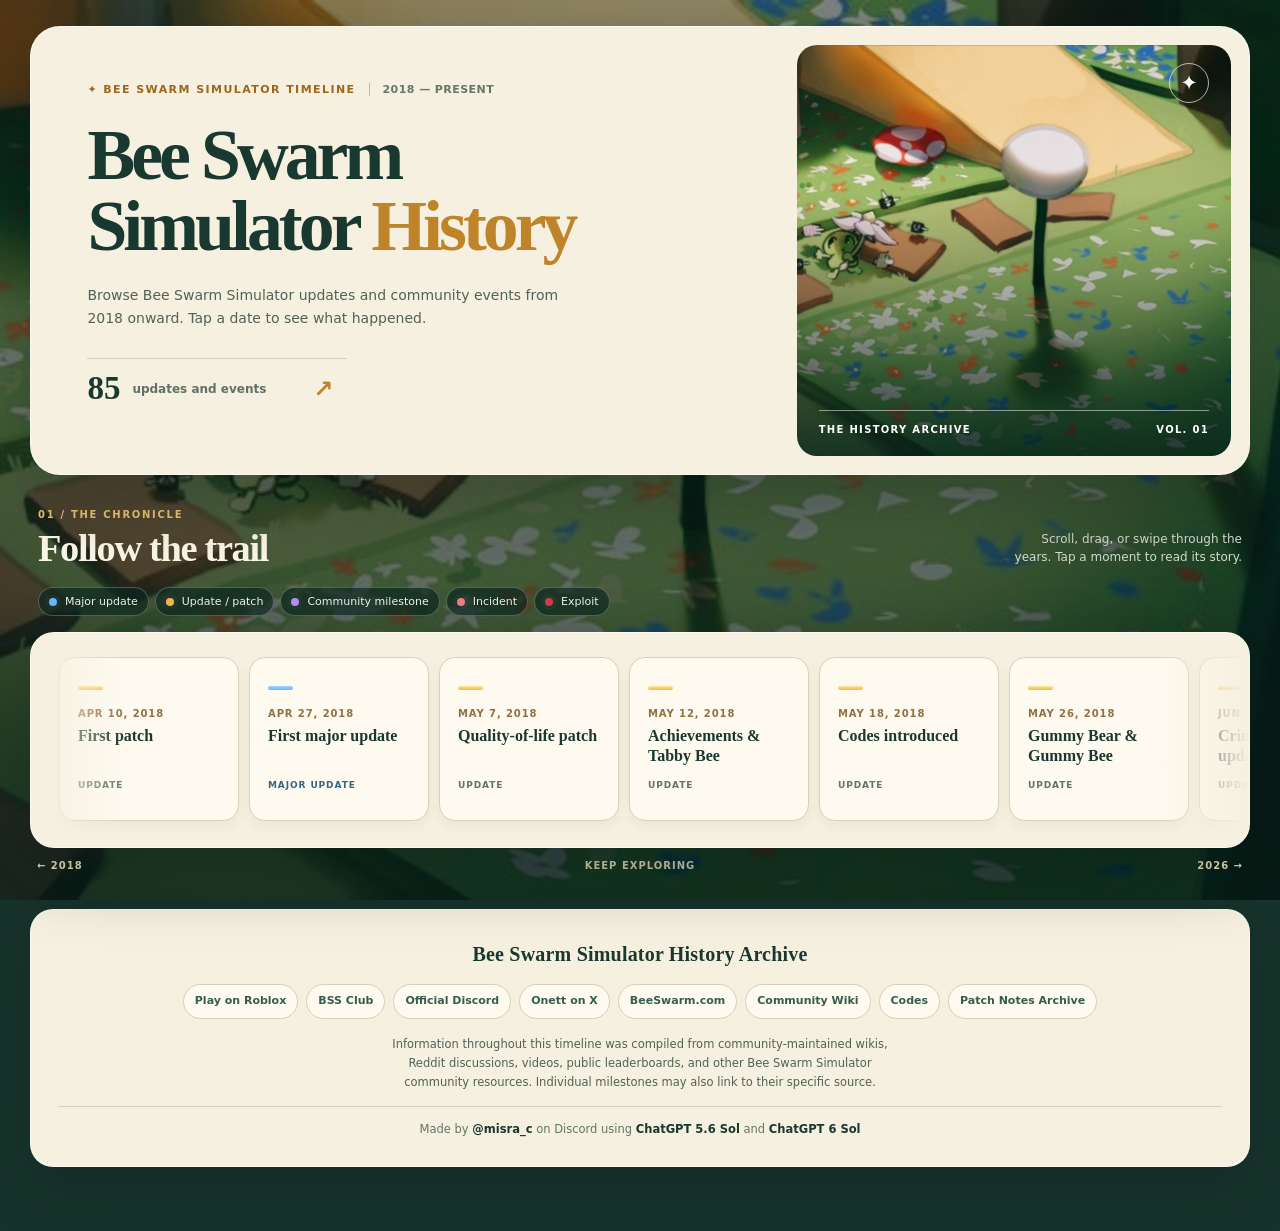
<file: index.html>
<!DOCTYPE html>
<html lang="en">
<head>
<meta charset="UTF-8">
<meta name="viewport" content="width=device-width, initial-scale=1, viewport-fit=cover">
<meta name="theme-color" content="#17342c">
<meta name="description" content="Browse Bee Swarm Simulator updates and community events from 2018 onward.">
<title>Bee Swarm Simulator History</title>
<link rel="stylesheet" href="./css/styles.css?v=soft-peeks-1">
</head>
<body>
<div class="wrap">
  <header>
    <div class="hero-copy">
      <p class="kicker">✦ Bee Swarm Simulator timeline <span>2018 — present</span></p>
      <h1>Bee Swarm Simulator <span class="title-tail">History</span></h1>
      <p class="sub">Browse Bee Swarm Simulator updates and community events from 2018 onward. Tap a date to see what happened.</p>
      <div class="hero-index"><strong id="eventCount">85</strong><span>updates and events</span><span class="hero-index-arrow" aria-hidden="true">↗</span></div>
    </div>
    <div class="hero-art" aria-hidden="true"><span>THE HISTORY ARCHIVE <b>VOL. 01</b></span></div>
  </header>

  <section class="timeline-intro" aria-labelledby="timelineHeading">
    <div><p class="section-kicker">01 / THE CHRONICLE</p><h2 id="timelineHeading">Follow the trail</h2></div>
    <p>Scroll, drag, or swipe through the years. Tap a moment to read its story.</p>
  </section>
  <div class="legend">
    <span><span class="swatch" style="background:var(--blue)"></span> Major update</span>
    <span><span class="swatch" style="background:var(--wax)"></span> Update / patch</span>
    <span><span class="swatch" style="background:var(--community)"></span> Community milestone</span>
    <span><span class="swatch" style="background:var(--incident)"></span> Incident</span>
    <span><span class="swatch" style="background:var(--exploit)"></span> Exploit</span>
  </div>

  <div class="track-shell">
    <div class="track-scroll" id="trackScroll">
      <div class="track" id="track"></div>
    </div>
  </div>
  <p class="hint">← 2018 <span>Keep exploring</span> 2026 →</p>

  <footer>
    <p class="footer-title">Bee Swarm Simulator History Archive</p>
    <nav class="footer-links" aria-label="Bee Swarm Simulator resources">
      <a href="https://www.roblox.com/games/1537690962/Bee-Swarm-Simulator" target="_blank" rel="noopener">Play on Roblox</a>
      <a href="https://www.roblox.com/groups/3982592" target="_blank" rel="noopener">BSS Club</a>
      <a href="https://discord.gg/bee" target="_blank" rel="noopener">Official Discord</a>
      <a href="https://x.com/OnettDev" target="_blank" rel="noopener">Onett on X</a>
      <a href="https://beeswarm.com" target="_blank" rel="noopener">BeeSwarm.com</a>
      <a href="https://bee-swarm-simulator.fandom.com/wiki/Bee_Swarm_Simulator_Wiki" target="_blank" rel="noopener">Community Wiki</a>
      <a href="https://bee-swarm-simulator.fandom.com/wiki/Codes" target="_blank" rel="noopener">Codes</a>
      <a href="https://en.namu.wiki/w/Bee%20Swarm%20Simulator/%ED%8C%A8%EC%B9%98%EB%85%B8%ED%8A%B8" target="_blank" rel="noopener">Patch Notes Archive</a>
    </nav>
    <p class="footer-note">Information throughout this timeline was compiled from community-maintained wikis, Reddit discussions, videos, public leaderboards, and other Bee Swarm Simulator community resources. Individual milestones may also link to their specific source.</p>
    <p class="footer-credit">Made by <strong>@misra_c</strong> on Discord using <strong>ChatGPT 5.6 Sol</strong> and <strong>ChatGPT 6 Sol</strong></p>
  </footer>
</div>

<div class="overlay" id="overlay">
  <div class="task-view" id="taskView">
    <div class="task-topbar">
      <div class="task-identity">
        <img src="./assets/images/BeeSwarmActualFirstIcon.webp" alt="" width="42" height="42">
        <span>The history archive <small>Bee Swarm Simulator · Field notes</small></span>
      </div>
      <button class="modal-close" id="closeBtn" aria-label="Close update viewer">✕</button>
    </div>

    <div class="task-stage" id="taskStage">
      <button class="task-peek task-peek--prev" id="prevPreview" type="button" aria-label="Previous update">
        <img class="task-peek-art" alt="" loading="eager" decoding="async">
        <span class="task-peek-date"></span>
        <strong class="task-peek-title"></strong>
      </button>

      <div class="modal" id="modal" role="dialog" aria-modal="true" aria-labelledby="modalTitle">
        <div class="modal-head">
          <div class="modal-hero">
            <div class="modal-art-wrap" aria-hidden="true">
              <img class="modal-art" id="modalArt" alt="" loading="lazy" referrerpolicy="no-referrer">
            </div>
            <div class="modal-heading-copy">
              <div class="modal-eyebrow">
                <span class="modal-date" id="modalDate"></span>
                <span class="modal-badge" id="modalBadge"></span>
              </div>
              <h2 class="modal-title" id="modalTitle"></h2>
            </div>
          </div>
        </div>
        <div class="modal-body" id="modalBody"></div>
      </div>

      <button class="task-peek task-peek--next" id="nextPreview" type="button" aria-label="Next update">
        <img class="task-peek-art" alt="" loading="eager" decoding="async">
        <span class="task-peek-date"></span>
        <strong class="task-peek-title"></strong>
      </button>
    </div>

    <div class="task-controls" aria-label="Browse updates">
      <button type="button" id="prevEvent" aria-label="Previous update">←</button>
      <span id="taskPosition" aria-live="polite"></span>
      <button type="button" id="nextEvent" aria-label="Next update">→</button>
    </div>
  </div>
</div>

<script type="module" src="./js/app.js?v=soft-peeks-1"></script>
</body>
</html>
</file>
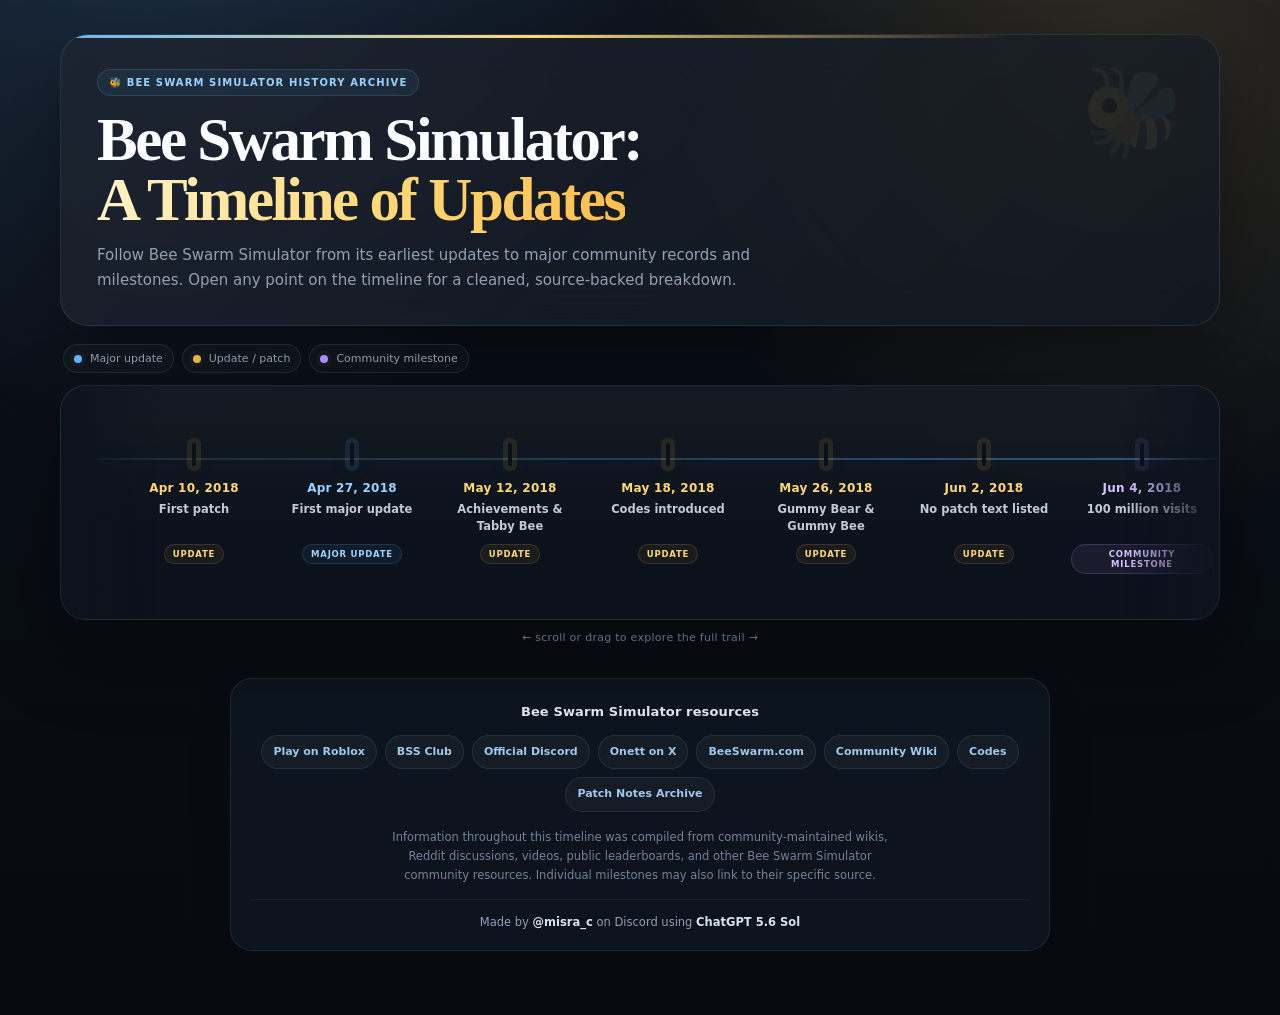
<file: Bee Swarm Simulator — Update Timeline(4).html>
<!DOCTYPE html>
<html lang="en">
<head>
<meta charset="UTF-8">
<meta name="viewport" content="width=device-width, initial-scale=1, viewport-fit=cover">
<title>Bee Swarm Simulator — Update Timeline</title>
<style>
  :root {
    --bg: #090d14;
    --bg-2: #0e1520;
    --surface: #121b27;
    --surface-2: #172334;
    --surface-3: #1b293b;
    --text: #f7f9fc;
    --muted: #91a0b2;
    --faint: #607084;
    --honey: #f5b942;
    --honey-2: #ffd874;
    --honey-deep: #d68a16;
    --blue: #65b8ff;
    --blue-2: #9ad2ff;
    --green: #79c89c;
    --community: #b68cff;
    --community-2: #d8c2ff;
    --wax: #f5b942;
    --border: rgba(164, 190, 222, .12);
    --border-strong: rgba(164, 190, 222, .20);
    --shadow: 0 28px 80px rgba(0,0,0,.38);
    --modal-bg: #f7f8fb;
    --modal-ink: #17202c;
    --modal-muted: #657183;
  }

  * { box-sizing: border-box; }
  html, body { min-height: 100%; margin: 0; }

  body {
    font-family: Inter, ui-sans-serif, -apple-system, BlinkMacSystemFont, "Segoe UI", system-ui, sans-serif;
    color: var(--text);
    background:
      radial-gradient(circle at 12% -10%, rgba(101,184,255,.16), transparent 34rem),
      radial-gradient(circle at 88% 4%, rgba(245,185,66,.14), transparent 31rem),
      linear-gradient(180deg, #0d131d 0%, var(--bg) 58%, #070a0f 100%);
    min-height: 100vh;
    padding: 34px 22px 64px;
    padding-top: calc(34px + env(safe-area-inset-top, 0px));
    padding-bottom: calc(64px + env(safe-area-inset-bottom, 0px));
    overflow-x: hidden;
  }

  body::before {
    content: "";
    position: fixed;
    inset: 0;
    pointer-events: none;
    opacity: .42;
    background:
      linear-gradient(rgba(255,255,255,.018) 1px, transparent 1px),
      linear-gradient(90deg, rgba(255,255,255,.018) 1px, transparent 1px);
    background-size: 36px 36px;
    mask-image: linear-gradient(to bottom, #000 0%, transparent 78%);
  }

  .wrap { width: min(1160px, 100%); margin: 0 auto; }

  header {
    position: relative;
    overflow: hidden;
    margin-bottom: 18px;
    padding: 34px 36px 32px;
    border: 1px solid var(--border);
    border-radius: 28px;
    background:
      linear-gradient(135deg, rgba(255,255,255,.055), rgba(255,255,255,.012)),
      rgba(14,21,32,.74);
    box-shadow: var(--shadow);
    backdrop-filter: blur(22px) saturate(1.12);
    animation: pageEnter .55s cubic-bezier(.2,.8,.2,1) both;
  }

  header::before {
    content: "";
    position: absolute;
    left: 0;
    top: 0;
    width: 100%;
    height: 3px;
    background: linear-gradient(90deg, var(--blue), var(--honey-2), transparent 82%);
  }

  header::after {
    content: "🐝";
    position: absolute;
    right: 34px;
    top: 28px;
    font-size: clamp(52px, 7vw, 86px);
    opacity: .07;
    transform: rotate(11deg);
    filter: saturate(.7);
    pointer-events: none;
  }

  .kicker {
    display: inline-flex;
    align-items: center;
    gap: 7px;
    margin: 0 0 14px;
    padding: 7px 11px;
    border: 1px solid rgba(101,184,255,.18);
    border-radius: 999px;
    background: rgba(101,184,255,.07);
    color: var(--blue-2);
    font-size: 10px;
    font-weight: 850;
    letter-spacing: .11em;
    text-transform: uppercase;
  }

  h1 {
    max-width: 920px;
    margin: 0 0 13px;
    font-family: Georgia, "Times New Roman", serif;
    font-size: clamp(32px, 5.3vw, 61px);
    line-height: .98;
    letter-spacing: -.04em;
    color: #fbfcff;
    text-wrap: balance;
  }

  .title-tail {
    white-space: nowrap;
    background: linear-gradient(90deg, #fff3c8 0%, var(--honey-2) 55%, #ffbf4d 100%);
    -webkit-background-clip: text;
    background-clip: text;
    color: transparent;
  }

  .sub {
    max-width: 69ch;
    margin: 0;
    color: var(--muted);
    font-size: 15px;
    line-height: 1.68;
  }

  .legend {
    display: flex;
    flex-wrap: wrap;
    gap: 8px;
    margin: 0 0 12px;
    padding: 0 3px;
    color: var(--muted);
    font-size: 11px;
    animation: pageEnter .55s .06s cubic-bezier(.2,.8,.2,1) both;
  }

  .legend > span {
    display: inline-flex;
    align-items: center;
    gap: 8px;
    padding: 7px 10px;
    border: 1px solid var(--border);
    border-radius: 999px;
    background: rgba(255,255,255,.025);
  }

  .swatch {
    width: 8px;
    height: 8px;
    border-radius: 50%;
    box-shadow: 0 0 0 4px rgba(255,255,255,.025);
  }

  .track-shell {
    position: relative;
    overflow: hidden;
    border: 1px solid var(--border);
    border-radius: 26px;
    background:
      linear-gradient(180deg, rgba(255,255,255,.035), transparent 62%),
      rgba(13,20,30,.82);
    box-shadow: var(--shadow);
    backdrop-filter: blur(20px);
    animation: pageEnter .56s .10s cubic-bezier(.2,.8,.2,1) both;
  }

  .track-shell::before,
  .track-shell::after {
    content: "";
    position: absolute;
    top: 0;
    bottom: 0;
    width: 94px;
    z-index: 6;
    pointer-events: none;
  }
  .track-shell::before { left: 0; background: linear-gradient(90deg, rgba(13,20,30,.99), rgba(13,20,30,0)); }
  .track-shell::after { right: 0; background: linear-gradient(270deg, rgba(13,20,30,.99), rgba(13,20,30,0)); }

  .track-scroll {
    overflow-x: auto;
    overflow-y: visible;
    padding: 24px 0 23px;
    -webkit-overflow-scrolling: touch;
    scrollbar-width: thin;
    scrollbar-color: rgba(101,184,255,.34) transparent;
    cursor: grab;
  }
  .track-scroll.dragging { cursor: grabbing; }
  .track-scroll::-webkit-scrollbar { height: 6px; }
  .track-scroll::-webkit-scrollbar-track { background: transparent; }
  .track-scroll::-webkit-scrollbar-thumb {
    background: linear-gradient(90deg, rgba(101,184,255,.55), rgba(245,185,66,.55));
    border-radius: 999px;
  }

  .track {
    position: relative;
    display: flex;
    align-items: flex-start;
    min-width: max-content;
    padding: 35px 54px 9px;
    transform: translate3d(0,0,0);
    will-change: transform;
  }

  .track.rubberbanding {
    transition: transform 430ms cubic-bezier(.18,1.35,.35,1);
  }

  .track::before {
    content: "";
    position: absolute;
    top: 48px;
    left: 34px;
    right: 34px;
    height: 2px;
    border-radius: 999px;
    background: linear-gradient(90deg,
      rgba(101,184,255,.12),
      rgba(101,184,255,.72) 20%,
      rgba(245,185,66,.88) 50%,
      rgba(101,184,255,.72) 80%,
      rgba(101,184,255,.12));
    box-shadow: 0 0 22px rgba(101,184,255,.10);
  }

  .stop {
    --delay: calc(min(var(--i, 0), 12) * 22ms);
    position: relative;
    flex: 0 0 auto;
    width: 158px;
    padding: 0 8px 13px;
    border: 0;
    border-radius: 18px;
    background: transparent;
    color: inherit;
    font: inherit;
    text-align: center;
    cursor: pointer;
    opacity: 0;
    animation: stopReveal .45s var(--delay) cubic-bezier(.22,.8,.24,1) forwards;
    transition: background .18s ease, transform .2s cubic-bezier(.2,.9,.25,1), box-shadow .18s ease;
  }

  .stop:hover {
    transform: translateY(-4px);
    background: rgba(255,255,255,.035);
    box-shadow: inset 0 0 0 1px rgba(255,255,255,.04);
  }
  .stop:active { transform: translateY(-1px) scale(.985); }
  .stop:focus-visible { outline: 2px solid rgba(101,184,255,.72); outline-offset: 4px; }

  .stop-marker {
    position: relative;
    z-index: 2;
    width: 28px;
    height: 13px;
    margin: 6px auto 0;
    border: 2px solid #0b111a;
    border-radius: 999px;
    background: linear-gradient(180deg, #ffe69a, var(--honey));
    box-shadow: 0 0 0 5px rgba(245,185,66,.10), 0 8px 22px rgba(245,185,66,.12);
    transition: transform .22s cubic-bezier(.2,1.65,.35,1), box-shadow .22s ease, filter .22s ease;
  }

  .stop.era .stop-marker {
    width: 32px;
    height: 15px;
    background: linear-gradient(180deg, var(--blue-2), var(--blue));
    box-shadow: 0 0 0 5px rgba(101,184,255,.10), 0 8px 22px rgba(101,184,255,.13);
  }

  .stop:hover .stop-marker,
  .stop:focus-visible .stop-marker {
    transform: translateY(-4px) scale(1.16);
    filter: brightness(1.08);
    box-shadow: 0 0 0 8px rgba(245,185,66,.10), 0 9px 30px rgba(245,185,66,.22);
  }
  .stop.era:hover .stop-marker,
  .stop.era:focus-visible .stop-marker {
    box-shadow: 0 0 0 8px rgba(101,184,255,.11), 0 9px 30px rgba(101,184,255,.22);
  }

  .stop-date {
    display: block;
    margin-top: 17px;
    color: var(--honey-2);
    font-size: 12px;
    font-weight: 850;
    letter-spacing: .02em;
    white-space: nowrap;
  }
  .stop.era .stop-date { color: var(--blue-2); }

  .stop-label {
    display: -webkit-box;
    -webkit-line-clamp: 2;
    -webkit-box-orient: vertical;
    overflow: hidden;
    min-height: 35px;
    margin-top: 6px;
    padding: 0 2px;
    color: #c0cad7;
    font-size: 11.5px;
    font-weight: 560;
    line-height: 1.45;
  }

  .stop-tag {
    display: inline-flex;
    align-items: center;
    margin-top: 8px;
    padding: 4px 8px;
    border: 1px solid rgba(101,184,255,.16);
    border-radius: 999px;
    background: rgba(101,184,255,.065);
    color: var(--blue-2);
    font-size: 8.5px;
    font-weight: 900;
    letter-spacing: .09em;
    text-transform: uppercase;
  }
  .stop:not(.era):not(.community) .stop-tag {
    border-color: rgba(245,185,66,.16);
    background: rgba(245,185,66,.06);
    color: var(--honey-2);
  }

  .stop.community .stop-marker {
    width: 31px;
    height: 14px;
    background: linear-gradient(180deg, var(--community-2), var(--community));
    box-shadow: 0 0 0 5px rgba(182,140,255,.11), 0 8px 24px rgba(182,140,255,.14);
  }
  .stop.community .stop-date { color: var(--community-2); }
  .stop.community .stop-tag {
    border-color: rgba(182,140,255,.22);
    background: rgba(182,140,255,.085);
    color: var(--community-2);
  }
  .stop.community:hover .stop-marker,
  .stop.community:focus-visible .stop-marker {
    box-shadow: 0 0 0 8px rgba(182,140,255,.12), 0 9px 30px rgba(182,140,255,.24);
  }

  .hint {
    margin: 11px 0 0;
    color: var(--faint);
    font-size: 11px;
    text-align: center;
    letter-spacing: .025em;
    animation: pageEnter .6s .2s both;
  }

  .overlay {
    position: fixed;
    inset: 0;
    z-index: 50;
    display: none;
    align-items: flex-end;
    justify-content: center;
    padding: 0;
    background: rgba(7, 12, 19, .42);
    backdrop-filter: blur(10px) saturate(.85);
  }
  .overlay.open,
  .overlay.closing { display: flex; }
  .overlay.open { animation: overlayIn .24s ease-out both; }
  .overlay.closing { animation: overlayOut .18s ease-in both; }

  .modal {
    --modal-x: 0px;
    --modal-y: 28px;
    width: min(920px, 100%);
    max-height: 90vh;
    overflow-y: auto;
    overscroll-behavior: contain;
    color: #18212d;
    background: rgba(255,255,255,.78);
    border: 1px solid rgba(255,255,255,.76);
    border-radius: 30px 30px 0 0;
    box-shadow: 0 -24px 80px rgba(0,0,0,.34), inset 0 1px 0 rgba(255,255,255,.75);
    backdrop-filter: blur(28px) saturate(1.18);
    animation: modalGrow .42s cubic-bezier(.18,.9,.22,1.06) both;
    transform-origin: center;
    padding-bottom: env(safe-area-inset-bottom, 0px);
  }
  .overlay.closing .modal { animation: modalShrink .22s cubic-bezier(.4,0,.7,.2) both; }

  .modal::-webkit-scrollbar { width: 8px; }
  .modal::-webkit-scrollbar-track { background: transparent; }
  .modal::-webkit-scrollbar-thumb { background: rgba(26,38,53,.16); border-radius: 999px; }

  .modal-head {
    position: sticky;
    top: 0;
    z-index: 4;
    padding: 25px 30px 21px;
    background: rgba(255,255,255,.68);
    backdrop-filter: blur(28px) saturate(1.2);
    border-bottom: 1px solid rgba(31,45,62,.08);
  }

  .modal-hero {
    display: grid;
    grid-template-columns: 104px minmax(0, 1fr);
    gap: 18px;
    align-items: center;
    padding-right: 48px;
  }

  .modal-art-wrap {
    position: relative;
    width: 104px;
    aspect-ratio: 1;
    border-radius: 24px;
    overflow: hidden;
    background: rgba(255,255,255,.58);
    border: 1px solid rgba(31,45,62,.09);
    box-shadow: 0 12px 32px rgba(25,39,55,.11), inset 0 1px 0 rgba(255,255,255,.82);
    flex: 0 0 auto;
  }

  .modal-art {
    width: 100%;
    height: 100%;
    display: block;
    object-fit: cover;
    transform: scale(1);
    transition: transform .32s cubic-bezier(.2,.8,.2,1);
  }

  .modal-art-wrap:hover .modal-art { transform: scale(1.035); }

  .modal-art-wrap::after {
    content: "";
    position: absolute;
    inset: 0;
    pointer-events: none;
    background: linear-gradient(145deg, rgba(255,255,255,.14), transparent 46%, rgba(12,24,38,.08));
  }

  .modal-heading-copy { min-width: 0; }

  .modal-eyebrow {
    display: flex;
    align-items: center;
    gap: 8px;
    margin: 0 0 9px;
    flex-wrap: wrap;
  }

  .modal-date {
    color: #6b7583;
    font-size: 11.5px;
    font-weight: 850;
    letter-spacing: .025em;
  }

  .modal-badge {
    padding: 4px 8px;
    border: 1px solid rgba(62,126,183,.15);
    border-radius: 999px;
    background: rgba(82,157,218,.10);
    color: #286899;
    font-size: 8.5px;
    font-weight: 900;
    letter-spacing: .08em;
    text-transform: uppercase;
  }
  .modal-badge.update {
    border-color: rgba(199,135,37,.16);
    background: rgba(232,171,66,.11);
    color: #855914;
  }
  .modal-badge.community {
    border-color: rgba(121,78,181,.18);
    background: rgba(154,112,219,.11);
    color: #68439b;
  }

  .modal-title {
    margin: 0;
    padding-right: 0;
    color: #101823;
    font-family: Georgia, serif;
    font-size: clamp(24px, 4vw, 34px);
    line-height: 1.1;
    letter-spacing: -.03em;
  }

  .modal-close {
    position: absolute;
    top: 17px;
    right: 18px;
    display: grid;
    place-items: center;
    width: 39px;
    height: 39px;
    padding: 0;
    border: 1px solid rgba(31,45,62,.09);
    border-radius: 50%;
    background: rgba(255,255,255,.54);
    color: #344151;
    font-size: 14px;
    line-height: 1;
    cursor: pointer;
    box-shadow: 0 5px 18px rgba(29,43,59,.06);
    transition: transform .18s cubic-bezier(.2,1.3,.35,1), background .18s ease;
  }
  .modal-close:hover { transform: scale(1.06); background: rgba(255,255,255,.86); }
  .modal-close:active { transform: scale(.93); }

  .modal-body { padding: 24px 30px 34px; }

  .patch-stack {
    display: grid;
    gap: 12px;
  }

  .patch-section {
    padding: 18px 18px 16px;
    border: 1px solid rgba(31,45,62,.075);
    border-radius: 20px;
    background: rgba(255,255,255,.48);
    box-shadow: 0 8px 30px rgba(32,48,67,.035);
    animation: patchRise .34s both;
    animation-delay: calc(var(--section-i, 0) * 28ms + 80ms);
  }

  .patch-heading {
    display: flex;
    align-items: center;
    gap: 10px;
    margin: 0;
    color: #172230;
    font-size: 14px;
    font-weight: 800;
    line-height: 1.35;
  }

  .patch-heading::before {
    content: "";
    flex: 0 0 auto;
    width: 9px;
    height: 9px;
    border-radius: 999px;
    background: linear-gradient(135deg, #f1b84d, #d88d21);
    box-shadow: 0 0 0 4px rgba(235,167,55,.10);
  }

  .patch-section.community-note .patch-heading::before,
  .patch-section.category-community .patch-heading::before {
    background: linear-gradient(135deg, #d7c0ff, #9c6de3);
    box-shadow: 0 0 0 4px rgba(156,109,227,.11);
  }
  .patch-section.category-new .patch-heading::before {
    background: linear-gradient(135deg, #f1b84d, #d88d21);
    box-shadow: 0 0 0 4px rgba(235,167,55,.10);
  }
  .patch-section.category-quest .patch-heading::before {
    background: linear-gradient(135deg, #8ed1a2, #4fa96a);
    box-shadow: 0 0 0 4px rgba(79,169,106,.10);
  }
  .patch-section.category-balance .patch-heading::before {
    background: linear-gradient(135deg, #78bdf1, #4b91cc);
    box-shadow: 0 0 0 4px rgba(78,152,210,.09);
  }
  .patch-section.category-other .patch-heading::before,
  .patch-section.category-summary .patch-heading::before {
    background: linear-gradient(135deg, #b7c0ca, #7d8a99);
    box-shadow: 0 0 0 4px rgba(125,138,153,.10);
  }

  .patch-simple-list {
    margin: 12px 0 0;
    padding-left: 18px;
    color: #425163;
    font-size: 13.5px;
    line-height: 1.58;
  }
  .patch-simple-list li {
    margin: 6px 0;
  }
  .patch-simple-list li::marker {
    color: #be7b1f;
  }

  .patch-entry-list {
    display: grid;
    gap: 10px;
    margin-top: 12px;
  }

  .patch-entry {
    padding: 13px 14px;
    border-radius: 15px;
    background: rgba(255,255,255,.34);
    border: 1px solid rgba(31,45,62,.06);
  }

  .patch-entry.compact {
    padding: 11px 13px;
  }

  .patch-entry-title {
    margin: 0;
    color: #1d2a39;
    font-size: 13px;
    font-weight: 800;
    line-height: 1.4;
  }

  .patch-entry-body,
  .patch-entry-bullets {
    margin: 8px 0 0;
    padding: 0;
    color: #4c5a6a;
    font-size: 13px;
    line-height: 1.58;
  }
  .patch-entry-body p { margin: 6px 0 0; }
  .patch-entry-bullets {
    padding-left: 18px;
  }
  .patch-entry-bullets li {
    margin: 5px 0;
  }
  .patch-entry-bullets li::marker {
    color: #7a93b7;
  }

  .patch-details,
  .patch-bullets {
    margin: 10px 0 0;
    padding: 0;
    color: #465465;
    font-size: 13.5px;
    line-height: 1.62;
  }
  .patch-details p { margin: 7px 0 0; }
  .patch-bullets { padding-left: 19px; }
  .patch-bullets li { margin: 6px 0; }
  .patch-bullets li::marker { color: #be7b1f; }

  .patch-toggle {
    display: block;
    width: 100%;
    margin: 12px 0 0;
    padding: 11px 14px;
    border: 1px solid rgba(31,45,62,.08);
    border-radius: 14px;
    background: rgba(255,255,255,.43);
    color: #435264;
    font: inherit;
    font-size: 12px;
    font-weight: 800;
    cursor: pointer;
    transition: background .18s ease, transform .18s ease;
  }
  .patch-toggle:hover { background: rgba(255,255,255,.72); transform: translateY(-1px); }

  .source-note {
    margin: 20px 2px 0;
    padding-top: 15px;
    border-top: 1px solid rgba(31,45,62,.08);
    color: #7a8592;
    font-size: 11px;
    line-height: 1.55;
  }
  .source-note a { color: #397aa9; font-weight: 800; text-decoration: none; }
  .source-note a:hover { text-decoration: underline; }

  footer {
    max-width: 820px;
    margin: 34px auto 0;
    padding: 22px 20px 18px;
    border: 1px solid rgba(147, 184, 220, .12);
    border-radius: 22px;
    background: rgba(17, 29, 43, .50);
    box-shadow: 0 18px 45px rgba(0,0,0,.12);
    color: #728398;
    font-size: 11.5px;
    line-height: 1.65;
    text-align: center;
  }
  .footer-title {
    margin: 0 0 13px;
    color: #dce9f5;
    font-size: 13px;
    font-weight: 800;
    letter-spacing: .01em;
  }
  .footer-links {
    display: flex;
    justify-content: center;
    flex-wrap: wrap;
    gap: 8px;
  }
  .footer-links a {
    display: inline-flex;
    align-items: center;
    min-height: 32px;
    padding: 7px 11px;
    border: 1px solid rgba(147,184,220,.13);
    border-radius: 999px;
    background: rgba(255,255,255,.035);
    color: #9ec8eb;
    font-size: 11px;
    font-weight: 750;
    text-decoration: none;
    transition: transform .16s ease, background .16s ease, border-color .16s ease;
  }
  .footer-links a:hover {
    transform: translateY(-1px);
    background: rgba(133,187,231,.09);
    border-color: rgba(133,187,231,.24);
  }
  .footer-note {
    max-width: 68ch;
    margin: 16px auto 0;
  }
  .footer-credit {
    margin: 14px 0 0;
    padding-top: 13px;
    border-top: 1px solid rgba(147,184,220,.09);
    color: #8ea1b6;
  }
  .footer-credit strong { color: #d3e3f2; }

  @keyframes pageEnter {
    from { opacity: 0; transform: translateY(12px) scale(.994); }
    to { opacity: 1; transform: translateY(0) scale(1); }
  }
  @keyframes stopReveal {
    from { opacity: 0; transform: translateY(9px); }
    to { opacity: 1; transform: translateY(0); }
  }
  @keyframes overlayIn { from { opacity: 0; } to { opacity: 1; } }
  @keyframes overlayOut { from { opacity: 1; } to { opacity: 0; } }
  @keyframes modalGrow {
    0% { opacity: .18; transform: translate(var(--modal-x), var(--modal-y)) scale(.08); border-radius: 18px; }
    55% { opacity: 1; }
    100% { opacity: 1; transform: translate(0,0) scale(1); }
  }
  @keyframes modalShrink {
    from { opacity: 1; transform: translate(0,0) scale(1); }
    to { opacity: 0; transform: translate(var(--modal-x), var(--modal-y)) scale(.10); }
  }
  @keyframes patchRise {
    from { opacity: 0; transform: translateY(7px); }
    to { opacity: 1; transform: translateY(0); }
  }

  @media (min-width: 640px) {
    .overlay { align-items: center; padding: 28px; }
    .modal {
      border-radius: 30px;
      box-shadow: 0 28px 90px rgba(0,0,0,.30), inset 0 1px 0 rgba(255,255,255,.78);
    }
  }

  @media (max-width: 640px) {
    body { padding-left: 14px; padding-right: 14px; }
    header { padding: 25px 21px 25px; border-radius: 22px; }
    header::after { right: 14px; top: 20px; }
    h1 { font-size: clamp(30px, 10vw, 45px); }
    .title-tail { white-space: normal; }
    .track-shell { border-radius: 20px; }
    .track-shell::before, .track-shell::after { width: 46px; }
    .track { padding-left: 30px; padding-right: 30px; }
    .stop { width: 144px; }
    .modal-head { padding: 21px 20px 17px; }
    .modal-head::after { left: 20px; right: 20px; }
    .modal-hero { grid-template-columns: 74px minmax(0, 1fr); gap: 14px; padding-right: 38px; }
    .modal-art-wrap { width: 74px; border-radius: 18px; }
    .modal-body { padding: 21px 20px 29px; }
  }

  @media (prefers-reduced-motion: reduce) {
    *, *::before, *::after {
      animation-duration: .001ms !important;
      animation-iteration-count: 1 !important;
      transition-duration: .001ms !important;
      scroll-behavior: auto !important;
    }
  }
</style>
</head>
<body>
<div class="wrap">
  <header>
    <p class="kicker">🐝 Bee Swarm Simulator history archive</p>
    <h1>Bee Swarm Simulator: <span class="title-tail">A Timeline of Updates</span></h1>
    <p class="sub">Follow Bee Swarm Simulator from its earliest updates to major community records and milestones. Open any point on the timeline for a cleaned, source-backed breakdown.</p>
  </header>

  <div class="legend">
    <span><span class="swatch" style="background:var(--blue)"></span> Major update</span>
    <span><span class="swatch" style="background:var(--wax)"></span> Update / patch</span>
    <span><span class="swatch" style="background:var(--community)"></span> Community milestone</span>
  </div>

  <div class="track-shell">
    <div class="track-scroll" id="trackScroll">
      <div class="track" id="track"></div>
    </div>
  </div>
  <p class="hint">← scroll or drag to explore the full trail →</p>

  <footer>
    <p class="footer-title">Bee Swarm Simulator resources</p>
    <nav class="footer-links" aria-label="Bee Swarm Simulator resources">
      <a href="https://www.roblox.com/games/1537690962/Bee-Swarm-Simulator" target="_blank" rel="noopener">Play on Roblox</a>
      <a href="https://www.roblox.com/groups/3982592" target="_blank" rel="noopener">BSS Club</a>
      <a href="https://discord.gg/bee" target="_blank" rel="noopener">Official Discord</a>
      <a href="https://x.com/OnettDev" target="_blank" rel="noopener">Onett on X</a>
      <a href="https://beeswarm.com" target="_blank" rel="noopener">BeeSwarm.com</a>
      <a href="https://bee-swarm-simulator.fandom.com/wiki/Bee_Swarm_Simulator_Wiki" target="_blank" rel="noopener">Community Wiki</a>
      <a href="https://bee-swarm-simulator.fandom.com/wiki/Codes" target="_blank" rel="noopener">Codes</a>
      <a href="https://en.namu.wiki/w/Bee%20Swarm%20Simulator/%ED%8C%A8%EC%B9%98%EB%85%B8%ED%8A%B8" target="_blank" rel="noopener">Patch Notes Archive</a>
    </nav>
    <p class="footer-note">Information throughout this timeline was compiled from community-maintained wikis, Reddit discussions, videos, public leaderboards, and other Bee Swarm Simulator community resources. Individual milestones may also link to their specific source.</p>
    <p class="footer-credit">Made by <strong>@misra_c</strong> on Discord using <strong>ChatGPT 5.6 Sol</strong></p>
  </footer>
</div>

<div class="overlay" id="overlay">
  <div class="modal" id="modal" role="dialog" aria-modal="true" aria-labelledby="modalTitle">
    <div class="modal-head">
      <button class="modal-close" id="closeBtn" aria-label="Close">✕</button>
      <div class="modal-hero">
        <div class="modal-art-wrap" aria-hidden="true">
          <img class="modal-art" id="modalArt" alt="" loading="lazy" referrerpolicy="no-referrer">
        </div>
        <div class="modal-heading-copy">
          <div class="modal-eyebrow">
            <span class="modal-date" id="modalDate"></span>
            <span class="modal-badge" id="modalBadge"></span>
          </div>
          <h2 class="modal-title" id="modalTitle"></h2>
        </div>
      </div>
    </div>
    <div class="modal-body" id="modalBody"></div>
  </div>
</div>

<script>
// ---------------------------------------------------------------
// DATA
// Source: Bee Swarm Simulator / Patch Notes, en.namu.wiki
// (https://en.namu.wiki/w/Bee%20Swarm%20Simulator/%ED%8C%A8%EC%B9%98%EB%85%B8%ED%8A%B8)
// Every dated entry below corresponds to a dated section on the source page.
// The modal links directly to that source section. The local timeline copy is
// a condensed reference rather than a claim of verbatim source wording.
// Entries the source explicitly calls out as the largest updates
// in the game's history are marked era:true.
// ---------------------------------------------------------------
const EVENTS = [
  {
    "date": "2018-04-10",
    "year": "2018",
    "label": "First patch",
    "era": false,
    "title": "April 10, 2018",
    "sourceHtml": "<ul class=\"source-list\"><li>Add bee slot</li></ul><ul class=\"source-list\"><li>20 black bear quests (diamond egg quests)</li></ul><ul class=\"source-list\"><li>add hat</li></ul>",
    "sourceHref": "https://en.namu.wiki/w/Bee%20Swarm%20Simulator/%ED%8C%A8%EC%B9%98%EB%85%B8%ED%8A%B8#s-2.1"
  },
  {
    "date": "2018-04-27",
    "year": "2018",
    "label": "First major update",
    "era": true,
    "title": "April 27, 2018",
    "sourceHtml": "<p>This is the first major update.</p><ul class=\"source-list\"><li>New bees: Looker Bee (Rare), Commander Bee (Epic), Music Bee (Legendary), Photon Bee (Event)</li></ul><ul class=\"source-list\"><li>new token</li></ul><p>A new ability, Token Link, has been added to Rage Bee, Shocked Bee, and Exhausted Bee.</p><ul class=\"source-list\"><li>The new bear, Sun Bear</li></ul><p> It is a bear that gives quests, and it disappears after a limited time. In short, it is a limited-time quest. For reference, the bear is located to the left of the beehive, right next to the shop, and appears to be traveling in a camper van; if you go behind the camper van, there is a ticket, so be sure to pick it up. The quests are all difficult, without exception. However, if you clear a certain number of quests, you will receive a belt bag worth 440,000 Honey. The next item you receive is a belt that isn't even sold in the shop, but the quest requires you to collect Focus ability coins....(?)</p><ul class=\"source-list\"><li>13 accessories</li></ul><p>Thirteen kinds of accessories have been added to the shop. Accessories can be attached to various places such as the shoulder and waist and increase the character's ability or increase the capacity of the bag.</p><ul class=\"source-list\"><li>New currency, 'ticket'</li></ul><p>You can get it through quests, tokens that look like royal jelly all over the map, killing monsters, collecting flower petals,  You can use several facilities with your ticket. It's also a good idea to collect them and use them in the ticket shop near the black bear. But the downside is that it's very difficult to get...</p><ul class=\"source-list\"><li>New Science Bear and Polar Bear Quests</li></ul><p>Science Bear now gives 5 more new quests. Polar bears give you 6 more new quests.</p><ul class=\"source-list\"><li>new facilities</li></ul><p>Facilities that can be used with tickets have been created. Royal jelly vending machine next to the slingshot area (requires 6 tickets), ticket shop,[1] A device has been created in front of a pineapple flower field that instantly exchanges all the petals for honey. (One ticket is required.)</p><p>Field boosters were created for each color club. If you use it, a waiting time of 2 hours is required. The amount of petals you obtain from the flower garden during 15 minutes eats up the multiplier. The flower garden you eat and the amount of magnification you eat are random.[2]</p><p>A ticket shop has been added to the last place where you can go by breaking 25 eggs. This is a facility to buy tickets.</p><ul class=\"source-list\"><li>field boost</li></ul><p>Blue Booster (Blue Hq) (Condition: Find 5 blue bees)</p><p>Red Booster (Red Hq) (Condition: Find 5 red bees)</p><p>Field Booster (Top of the Mountain) (Condition: Find 20 bees)</p><ul class=\"source-list\"><li>If bees are far away from their owner, their movement speed increases.</li><li>If you kill the monster, the notification window will appear and reward is paid</li><li>The red cannon requirement changed from 20 bee types to 22.</li><li>When you get honey, a notification window appears.</li><li>some bug fixes</li></ul>",
    "sourceHref": "https://en.namu.wiki/w/Bee%20Swarm%20Simulator/%ED%8C%A8%EC%B9%98%EB%85%B8%ED%8A%B8#s-2.2"
  },
  {
    "date": "2018-05-12",
    "year": "2018",
    "label": "Achievements & Tabby Bee",
    "era": false,
    "title": "May 12, 2018",
    "sourceHtml": "<ul class=\"source-list\"><li>Achievements</li></ul><p>Now there is an achievement compartment on the menu. Clearing achievements will give you a specific buff with a badge and a schedule ticket.</p><ul class=\"source-list\"><li>new bee</li></ul><p>Tabby Bee, an event type, has been added. As a limited sale, you can purchase it at the ticket store until 9 a.m. on May 29, 2018, and the price is 250 tickets.</p>",
    "sourceHref": "https://en.namu.wiki/w/Bee%20Swarm%20Simulator/%ED%8C%A8%EC%B9%98%EB%85%B8%ED%8A%B8#s-2.3"
  },
  {
    "date": "2018-05-18",
    "year": "2018",
    "label": "Codes introduced",
    "era": false,
    "title": "May 18, 2018",
    "sourceHtml": "<ul class=\"source-list\"><li>code</li></ul><p>Something called ‘code’ was added. You can find it in the game's group, Twitter, Discord,  and use it in 'Settings'. When used, you can obtain honey, royal jelly, tickets, various items, and buffs.</p><ul class=\"source-list\"><li>Brown Bear's quest reward has been upgraded</li><li>All bees' honey production speed is 20% faster</li><li>The chances of a ticket from monsters and flowers are increasing</li><li>You can buy a belt with honey</li><li>Mute can be muted (use in settings)</li><li>bug fix</li></ul>",
    "sourceHref": "https://en.namu.wiki/w/Bee%20Swarm%20Simulator/%ED%8C%A8%EC%B9%98%EB%85%B8%ED%8A%B8#s-2.4"
  },
  {
    "date": "2018-05-26",
    "year": "2018",
    "label": "Gummy Bear & Gummy Bee",
    "era": false,
    "title": "May 26, 2018",
    "sourceHtml": "<ul class=\"source-list\"><li>new travel bear</li></ul><p>The name of this bear is Gummy Bear. Like Sun Bear, this bear gives limited quests and is scheduled to leave around June 25, 2018 (about 1 month). There is a cannon next to this bear, and there are Gumdrops at the end of the cannon. It's good to eat as many as 5 pieces are given. For your information, this bear is a very, very kind(?) bear that provides help to players for the first time in a game. To help, drop the gum on the flower bed. You can obtain gum by collecting flowers that have gum stuck to them. However, the gum disappears fairly quickly, so it is best to collect it quickly. Here, gum is sometimes called Goo, and you will need it for the quest given by this bear, so make sure you know it.</p><ul class=\"source-list\"><li>new event bee</li></ul><p> Added Gummy Bee.</p><p>You can get it by clearing Gummy Bear's quest. Check out the details below.</p><ul class=\"source-list\"><li>A new item, Gumdrops, has been created. It can be activated with the G key, and gum will fall several times around the player who activates it. It lasts longer than the gum that Gummy Bear drops, but it doesn't last too long, so eat it as quickly as possible. It is appropriate to use this item when you get a mission to collect Goo instead of just using it. If you run it in a place other than a flower field, you literally just lost one Gumdrop. The gum definitely falls, but it disappears rather than leaving any residue on the road. This item can be purchased at the Gumdrops vending machine next to Gummy Bear, or obtained with a ticket after clearing a quest when eliminating monsters, or from a honey vending machine.</li></ul><ul class=\"source-list\"><li>Sell ​​special items in your store. The price of the Memory Pack is 700 Robux and the contents include 1 diamond egg and 100 tickets. This product can bring huge benefits. Considering that one diamond egg costs 400 Robux and 100 tickets cost a whopping 650 Robux, you are making a profit of a whopping 350 Robux. In short, a third of the original price has been reduced.</li></ul>",
    "sourceHref": "https://en.namu.wiki/w/Bee%20Swarm%20Simulator/%ED%8C%A8%EC%B9%98%EB%85%B8%ED%8A%B8#s-2.5"
  },
  {
    "date": "2018-06-02",
    "year": "2018",
    "label": "No patch text listed",
    "era": false,
    "title": "June 2, 2018",
    "sourceHtml": "<p>No patch-note text is listed under this date in the supplied NamuWiki page.</p>",
    "sourceHref": "https://en.namu.wiki/w/Bee%20Swarm%20Simulator/%ED%8C%A8%EC%B9%98%EB%85%B8%ED%8A%B8#s-2.6"
  },
  {
    "date": "2018-07-11",
    "year": "2018",
    "label": "Bee levels & Ant Challenge",
    "era": false,
    "title": "July 11, 2018",
    "sourceHtml": "<ul class=\"source-list\"><li>bee level system</li></ul><p> You can level up all bees. You can level up bees with Treat (+10), Sunflower Seed (+25), Strawberry (+25), Pineapple (+25), Blueberry (+25), and Moon Charm (+250). It's pop -up, and it's like this, whether to feed one, 10, 100, or all. Or you can go back. If you level up the bees, you will have a lot of experience for level up (very hard from level 8). In addition, there is a way to get the experience of the monster. If you level up, the speed of energy and bees will increase, and each bee has a special favorite food.</p><ul class=\"source-list\"><li>Ant Challenge &amp; Leader Board</li></ul><p> A mini-game has been added! In this mini-game, various types of ants appear, and stronger ants emerge as you obtain the required amount of flowers. To stop them, you must complete many of Polar Bear's quests. Also, there is a cooldown period after entering, and you cannot enter if another player is already playing. Additionally, you must have an Ant Pass to re-enter (one free every 2 hours, one for 10 tickets).</p><ul class=\"source-list\"><li>The Rage buff has been expanded from a maximum of 1 to 5. Having 3 to 4 Rage Bees is very helpful in beating the challenge.</li></ul><ul class=\"source-list\"><li>Gifted Bees have been added! Gifted Bees each have different abilities. Some bees increase the amount of flowers you get, while others increase critical power. Using Star Eggs, you can obtain other types of Gifted Bees that you haven't already obtained. Star Eggs are sold in stores for 1000 Robux. Alternatively, there is something called Star Treat, which can be purchased for 1000 tickets. But you may come across something you already have.</li></ul><ul class=\"source-list\"><li>Bear Bee is back!!!!</li></ul><p> When you enter the store, you will see Bear Bees, and the sale time is infinite. But the price became more expensive. It increased from 650 Robux to 1000 Robux.</p><ul class=\"source-list\"><li>new secret, secret place</li></ul><p> If you go to the back of the Ant mini-game, you will receive 1 Ant Pass.</p><p> There is a ticket on top of Mama Bear.</p><p> If you take the red cannon and go to the top of the pumpkin, you will see tickets high above the clouds, and they will give you 3 tickets.</p><p> When you enter the new area, which requires 30 bees, you will see a dancing bear at the bottom, and you must use the glider to get there to get a Diamond Egg.</p><p> If you go straight from the 30-piece section and go to the side, there are tickets, and they give you as many as 10.</p><p> [Secret location]</p><p> If you fall into the top hole of the machine using the Instant Converter with 1 ticket on the pineapple side, you will come to a strange place, and when you enter, a Tunnel Bear will follow you at a slow speed. Keep going and you'll see a picture of a bee winking. Maybe it means good luck</p><p>So, there is a stepping stone in the middle, so you have to get on it and get out quickly. Tunnel Bear, like Cave Monster, is a one-hit kill, so it is very difficult to kill.</p><ul class=\"source-list\"><li>Mama Bear's Quest</li></ul><p> Mama Bear is a bear who teaches you how to use Treats, Sunflower Seeds,  and how to level up your bees.</p><p> It is not known how many quests there are.</p><ul class=\"source-list\"><li>New Panda Bear Quest</li></ul><p> Panda Bear's quest this time involves quests related to the new ant challenge.</p><ul class=\"source-list\"><li>30 bee zone</li></ul><p> When you enter here, the game's creator, Onett, will give you 5 very difficult quests. After completing all 5 quests, only one Star Treat is given. First of all, the difficulty level is very serious from the first quest. First, I will show you what the first mission is.</p><ul class=\"source-list\"><li>Collect 25 million white flowers</li></ul><p> 2\\. Collect 10 million from pumpkins</p><p> 3\\. Collect 5 million in Pineapple</p><p> 4\\. Collect 2.5 million in Dandelion</p><p> 5\\. Collect 1 million Goo from White Flowers</p><p> 6\\. Collect 5000 Haste Tokens</p><p> 7\\. Collect 100 honey tokens</p><p> 8\\. Defeat 10 Giant Ants</p><p> 9\\. Kill 5 wolves</p><ul class=\"source-list\"><li>Get the Star Amulet</li></ul><p> If you collect many Gifted Bees, you can obtain a Star Amulet. You can find it by looking for a star shape above Noob Bear's shop. Let's take the red cannon to get there. Inside, you will find Bronze, Silver, Gold, and Diamond Star Amulets. You can obtain the Bronze Star Amulet by collecting 5 different types of Gifted Bees, followed by 10, 20, and 30; however, even the #1 ranked player likely hasn't obtained the Diamond Star Amulet yet. If you press the button again with a large amount of honey, you can change the options. For every Gifted Bee you possess, the supply of Royal Jelly increases by 1.</p><ul class=\"source-list\"><li>new backpack</li></ul><p> It costs a whopping 250 million honey to buy Porcelain Port-O-Hive. The capacity is 500,000.</p><ul class=\"source-list\"><li>summer package</li></ul><p> Three summer packs are available. Until August 1st, it's not that short of a time.</p><p> First Pack: Summer Treat Pack (300 Robux) 1 Diamond Egg, 250 Treats, 10000 Honey, 25 Sunflower Seed, Blueberry, Strawberry, Pineapple</p><p>Second Pack: Summer Star Pack (1500 Robux) 1 Star Egg, 250 Tickets, 10 Ant Passes, 100000 Honey</p><p>Third Pack: Super Summer Star Pack (3500 Robux) 1 Star Treat, 1000 Tickets, 25 Ant Passes, 1 Million Honey</p><ul class=\"source-list\"></ul><p> The bag capacity increased by the Quest badge changed from (10%, 20%, 30%, 50%) to (25%, 50%, 75%, 100%).</p><p> The Dandelion badge originally increased Instant Conversion, but now it increases Conversion Rate.</p><p> Red/Blue Boost was 1.2x per piece, but changed to 1.15x.</p><p> Bombs were 1.5x per bomb, but changed to 1.25x.</p><p> Reduced the size of Sunflower Field, Clover Field, and Pineapple Patch.</p>",
    "sourceHref": "https://en.namu.wiki/w/Bee%20Swarm%20Simulator/%ED%8C%A8%EC%B9%98%EB%85%B8%ED%8A%B8#s-2.7"
  },
  {
    "date": "2018-09-10",
    "year": "2018",
    "label": "8th update • large-scale",
    "era": true,
    "title": "September 10, 2018",
    "sourceHtml": "<p>The 8th update This update is also large-scale, and there are many changes.</p><ul class=\"source-list\"><li>Add new event bee</li></ul><p>Puppy Bee and Vicious Bee were added.</p><p>First, Puppy Bee is sold for 250 tickets at the ticket store. However, since the event period is over, it is only 500 tickets.</p><p>The Vicious Bee appears in various flower fields and is a hostile mob. However, if you defeat it, it drops a lot of honey and 1 to 3 Stingers. You can obtain a Vicious Bee by collecting 250 Stingers.</p><ul class=\"source-list\"><li>Add new store</li></ul><p>Sprinkler item was added. You must complete 15 quests to enter the Sprinkler Store, and Star Jelly is inside it.</p><p>This item makes flowers grow faster.</p><ul class=\"source-list\"><li>Hat balance patch (excluding helmet)</li></ul><p>As the abilities of the hat, excluding the helmet, changed, the person who previously purchased it returned the honey they had purchased.</p><p>What has changed is that one of the abilities, speed, has disappeared and has been moved to shoes.</p><ul class=\"source-list\"><li>add night</li></ul><p>Day and night were added. Fireflies appear every night and stay in one flower field three times.</p><p>When touching a firefly, a Moon Charm appears and this item gives 250 experience points to the bee that eats it.</p><p>In the spider area, there is a place that appears in the shape of a moon. If you give 100 Moon Charms here, you can receive a Moon Amulet.</p><ul class=\"source-list\"><li>hidden item location</li></ul><p>This time too, there was a hidden item. As far as I know, 3 have been added.</p><ul class=\"source-list\"><li>What changed</li></ul><p>1\\. Boost tokens changed from 1.15x each to 1.2x again.</p><p>2\\. The rose garden has become slightly smaller.</p><p>3\\. If you have more than 10 Ant Passes, you cannot get Ant Passes from the machine that gives you free Ant Passes every two hours.</p><ul class=\"source-list\"><li>Supreme Ant Amulet</li></ul><p>You can get it by getting 150 points in the Ant Challenge.</p><ul class=\"source-list\"><li>grand master badge</li></ul><p>Grand Master badges have been added! (Excluding quest badges)</p><ul class=\"source-list\"><li>Add code</li></ul><p>At the time of the update, 3 codes were added.</p><ul class=\"source-list\"><li>New Black Bear Quest (Repeatable Quest)</li></ul><p>10 new ones were added.</p><ul class=\"source-list\"><li>Wealth Clock</li></ul><p>It is near the brown bear. You can get it for free every 30 minutes. However, there is a condition to obtain it. You must discover 5 other types of bees. The ability increases the amount of honey obtained from flowers by 1.02x. However, it resets if you leave the server! The maximum is 5 times (1.1x), but you can continue to obtain tickets.</p><ul class=\"source-list\"><li>seed planting machine</li></ul><p>Although it is near the black bear, it is actually within 15 bees. You must obtain all 7 types of Legendary.[3] Once planted, it can be planted again 16 hours later.</p>",
    "sourceHref": "https://en.namu.wiki/w/Bee%20Swarm%20Simulator/%ED%8C%A8%EC%B9%98%EB%85%B8%ED%8A%B8#s-2.8"
  },
  {
    "date": "2018-11-25",
    "year": "2018",
    "label": "Largest update in BSS history",
    "era": true,
    "title": "November 25, 2018",
    "sourceHtml": "<p>The largest update in BSS history</p><p>There were a lot of things to add to the update on Discord, but there are more new things and changes than expected.</p><ul class=\"source-list\"><li>new area</li></ul><p>This is a field near the pineapple area. It is the first area in Bee Swarm Simulator to have a round shape. When you enter, a huge snail will come out of the cave. This snail is a new mob, not a boss. Instead of running towards the player, it hovers around the edge of the flower field. However, this does not mean that there will be no attacks. The stamina is a whopping 30,000,000.[4] Even if you leave the server or the flower field, your stamina will be saved, so you don't have to worry.</p><ul class=\"source-list\"><li>new bees</li></ul><p>Two new types of bees have been created! One is the Stubborn Bee (Rare) and the other is the Carpenter Bee (Legendary).</p><ul class=\"source-list\"><li>New NPCs and Quests</li></ul><p>New NPCs have been added to Blue Haikyuu and Red Haikyuu. In Blue Haikyuu, Buckko Bee gives quests. In Red Haikyuu, Riley Bee gives quests. However, you can start them by consuming one Item Translator, which is obtained by completing all of Science Bear's quests. Also, there are several repeatable quests from these bees. However, the more you complete them, the higher the difficulty becomes, eventually becoming harder than the Star Journey quest, which was previously the most difficult.</p><ul class=\"source-list\"><li>New Leaderboards &amp; Leaderboard Changes</li></ul><p>The leaderboard used to only show up to 50th place, but now you can see up to 100th place!</p><p>1\\. Added daily leaderboard. It is the amount of honey earned per day.</p><p>2\\. Added stickbug leaderboard. Highest Stickberg score.</p><p>3\\. Added Bucko Bee's quest leaderboard. Shows how many times you have beaten Bucko Bee's quest.</p><p>4\\. Added Riley Bee's quest leaderboard. It shows how many times you beat Riley Bee's quest.</p><ul class=\"source-list\"><li>New Science Bear's Quest!!</li></ul><p>Finally, Science Bear gives a new quest!!! But it's still just as difficult..</p><ul class=\"source-list\"><li>New items!</li></ul><p>Various items have been added. For more information, bee swarm simulator/item</p><ul class=\"source-list\"><li>new seed</li></ul><p>There is something called 'Moon Sprout'! Breaking this will generate a lot of Moon Charms!</p><p>There's even a 'Gummy Sprout'! If you break it, countless gumdrops will be created!</p><p>'Mythical Sprout' has been created! It is less likely to come out than a diamond.[5]</p><ul class=\"source-list\"><li>mixer</li></ul><p>In the quest shop, there was a thing called a 'blender'. You can create new consumables by combining items.</p><ul class=\"source-list\"><li>magic bean vending machine</li></ul><p>This vending machine near the new area can buy something called Magic Bean for 20 tickets. There is no price change.</p><ul class=\"source-list\"><li>Bee stat changes</li></ul><p>The amount of Bond required to advance to the next level has been reduced.</p><ul class=\"source-list\"><li>New Challenge!</li></ul><p>The Stickbug Challenge has been created.</p><ul class=\"source-list\"><li>package!</li></ul><p>Four types of packages have been added to the Robux store. It's only available until December 6th, so you'd better buy it quickly!</p><ul class=\"source-list\"><li>Ant Challenge Balance Patch</li></ul><p>The amount of honey required to move on to the next wave has increased. So it's not easy to score.</p><ul class=\"source-list\"></ul><p>1\\. The maximum number of players on the server has been changed from 5 to 6.</p><p>2\\. The buff given by the badge has been slightly changed. (Ability Token badge, Goo badge: The capacity of the conveyor space has been increased.)</p><p>3\\. The buff given by the dandelion badge has changed. (Changed from Conversion Rate to Conversion Amount)</p><p>4\\. Even the red cannon (cannon near spawn) changed from 'Find 22 Bee Types' to 'Find 25 Bee Types'.</p><p>5\\. Tunnel Bear's level has risen to '9', and the tunnel is getting narrower like a funnel!</p><p>6\\. The ticket price has been reduced at the ticket vending machine at the top of the mountain.</p><p>7\\. The price of some items has been reduced. Instead, you now need materials.</p><p>8\\. Changed to autumn map.</p><p>9\\. Wealth Clock has changed from 30 minutes to 1 hour cooldown. And before, you could get it as soon as you entered the server, but now you can't get it right away, and it has been reduced from 1.02x to 1.01x. But you get a ticket right from the start.</p><p>10\\. Items are hidden throughout the map; previously, picking them up would make them appear translucent, but now they are completely invisible. (This is likely to reduce lag.)</p><p>11\\. Cave Monsters in Werewolf Cave increased to 2 (?)</p>",
    "sourceHref": "https://en.namu.wiki/w/Bee%20Swarm%20Simulator/%ED%8C%A8%EC%B9%98%EB%85%B8%ED%8A%B8#s-2.9"
  },
  {
    "date": "2018-12-19",
    "year": "2018",
    "label": "Bee Bear arrives • Beesmas",
    "era": false,
    "title": "December 19, 2018",
    "sourceHtml": "<p>Sudden update. It is not a large update, but there are several additions.</p><ul class=\"source-list\"><li>new bear! Bee Bear</li></ul><p> There is a bear named Bee Bear who gives quests. When you complete it, you will receive a Festive Bee, an event reward. However, it is until January 31st, so don’t waste your time.</p><ul class=\"source-list\"><li>new bee! Festive Bee</li></ul><p> As mentioned above, if you clear all the quests given by Bee Bear, you will receive this Festive Bee. Or you can buy it for 1600 Robux.</p><ul class=\"source-list\"><li>5 science bear quests</li></ul><p> Five more Science Bear quests have been added, allowing you to obtain one more translator. However, the difficulty level is very high, so it will not be easy to beat.</p><ul class=\"source-list\"><li>presents</li></ul><p> If you complete quests given by the new bear, Bee Bear, you will sometimes receive a \"gift.\" If you give this gift to the bears on this mountain (excluding Bee Bear), the rewards are not random; they act like codes, granting various items and buffs. You can also give it to Onett in Area 30, but only after completing all of Star Journey 5. Giving it to Onett grants 50,000 Treats, 5 Magic Beans, and a 2x boost to all fields, among other things.</p><ul class=\"source-list\"></ul><ul class=\"source-list\"><li>The map has been changed to a winter map.</li></ul>",
    "sourceHref": "https://en.namu.wiki/w/Bee%20Swarm%20Simulator/%ED%8C%A8%EC%B9%98%EB%85%B8%ED%8A%B8#s-2.10"
  },
  {
    "date": "2018-12-25",
    "year": "2018",
    "label": "Small winter update",
    "era": false,
    "title": "December 25, 2018",
    "sourceHtml": "<p>Just a small winter update.</p><ul class=\"source-list\"><li>2 new items</li></ul><p>1\\. Festive Bean is a limited edition item. A total of 11 per player (1 in 250, can be bought up to 5 times, 5 in packages, 1 in 'BBM Mission' quest).</p><p>2\\. The Night Bell immediately brings night. Vicious Bee and Moon Sprout always spawn. For reference, if you talk to him again after completing the 'BBM Mission' quest, he will give you a Night Bell.</p><ul class=\"source-list\"><li>Various packages</li></ul><ul class=\"source-list\"><li>Bubble Bee Man Quest</li></ul><p>Completing Bubble Bee Man's quest gives you the Bubble Bee Man mask (you need the Beesmas Believer badge to start the quest). Additionally, if you complete Bubble Bee Man's quest in area 30, you will receive the Mondo Bubble Bee Man Mask (Beesmas Overachiever badge is required to start the quest).</p>",
    "sourceHref": "https://en.namu.wiki/w/Bee%20Swarm%20Simulator/%ED%8C%A8%EC%B9%98%EB%85%B8%ED%8A%B8#s-2.11"
  },
  {
    "date": "2019-02-01",
    "year": "2019",
    "label": "Honey Bee NPC",
    "era": false,
    "title": "February 1, 2019",
    "sourceHtml": "<ul class=\"source-list\"><li>Honeybee NPC</li></ul><p>It's near the blue flower area. It's the same repetitive quest, but it gets harder the more you beat it. As a reward, it gives 2x Conversion Rate (30 minutes).</p><p>First, you need to collect 500 Honey Tokens, then 1,000, then 1,500, and so on.</p><ul class=\"source-list\"></ul><p>1\\. Changed to default background</p><p>2\\. When catching a monster, the item does not go into the inventory immediately, but must be eaten directly. (Someone else cannot steal or eat it)</p><p>Pros: Can make honeybee quests and other quests a little easier. (Token collection mission)</p><p>Cons: Difficult to eat. Another reward</p><p>3\\. Edit leaderboard</p><p>4\\. Add 2 codes 'ByeBeeBear[6], RebootBoost'[7]</p><p>5\\. The Beesmas event NPC, Bubble Bee Man, still remains, and you can obtain one Royal Jelly token and one Enzymes token from Bubble Bee Man in the 30 Bee Zone.</p><p>6\\. When someone gets a badge, a chat message pops up on the entire server.</p>",
    "sourceHref": "https://en.namu.wiki/w/Bee%20Swarm%20Simulator/%ED%8C%A8%EC%B9%98%EB%85%B8%ED%8A%B8#s-3.1"
  },
  {
    "date": "2019-03-08",
    "year": "2019",
    "label": "Bug fixes",
    "era": false,
    "title": "March 8, 2019",
    "sourceHtml": "<ul class=\"source-list\"><li>Fixed a bug where the capacity was not visible in the bag</li></ul><ul class=\"source-list\"><li>Hidden Items Translucent</li></ul><p>Hidden items become transparent then translucent</p><ul class=\"source-list\"><li>Add code</li></ul><p>\"Reboooot\"</p>",
    "sourceHref": "https://en.namu.wiki/w/Bee%20Swarm%20Simulator/%ED%8C%A8%EC%B9%98%EB%85%B8%ED%8A%B8#s-3.2"
  },
  {
    "date": "2019-04-05",
    "year": "2019",
    "label": "New items & tools",
    "era": false,
    "title": "April 5, 2019",
    "sourceHtml": "<ul class=\"source-list\"><li>new item</li></ul><p>− Micro-Converter (can hold up to 15)</p><p>− Field Dice (can hold up to 25)</p><ul class=\"source-list\"><li>New tools (weapons)</li></ul><p>− Golden Rake (worth 20 million Honey)</p><p>− Spark Staff (worth 60 million Honey)</p><p>(For more information, see Bee Swarm Simulator/Equipment )</p><ul class=\"source-list\"><li>New Black Bear Quest</li></ul><p>20 quests have been added. If you complete all 20 quests, you will receive only 1 Star Jelly.</p><ul class=\"source-list\"></ul><p>− Science Bear’s final quest “Epistemological Endeavor” has been nerfed. Those who completed this quest early received 100 tickets and 10 magic beans.</p><p>− Gummi Rain is now sold for 2,500 gum drops near the ant area. (Of course, those who have already bought it cannot buy it any further.)</p><p>− Snail health increased from 25,000,000 to 30,000,000</p><p>− You can see the amount of honey and flowers you get per second.</p><p>− Now you can't see the amount of honey of other people on the server. (I blocked the view of player stats.)</p><p>− Quest badges have been changed to 50 Cadet, 100 Hotshot, 500 Ace, 1,000 Master, and 5,000 Grandmaster.</p><p>− The old badge's bonus stat, Container Space, has been changed to Honey Per Pollen.</p><p>− The bonus stat of the sunflower badge, Honey Per Pollen, has been changed to Pollen.</p><p>− The Dandelion badge's bonus stat, Conversion Amount, has been changed to Instant Conversion.</p><p>− The bonus stat of the Stump Badge, Pollen From Tool, has been changed from 5%, 10%, 15%, 20%, 25% to 4%, 8%, 12%, 16%, 20%.</p><p>− The bonus stat of the pineapple badge, Bee Ability Rate, has been changed from 1%, 2%, 3%, 5%, 7% to 2%, 4%, 6%, 8%, and 10%.</p><p>− The name of the Luck stat has been changed to Loot Luck.</p><p>− Bonus stats of the honey badge grandmaster level have been changed from 2.25x conversion rate to 2.5x conversion rate.</p><p>− Pollen Text has been added to the settings. If you turn this on, you can see the text that appears when you get honey or flowers, and if you turn it off, you won't be able to see it. (You can reduce the lag slightly by turning off the text.)</p><p>− The name of the stat called Damage Reduction has been changed to Defense.</p><p>− You can now view the stats of Blue Bee Attack, Red Bee Attack, Colorless Bee Attack, Goo, Goo Conversion, and Attack Multiplier in Settings.</p><p>− Increased the price of the Porcelain Dipper from 100 million to 150 million</p><p>− Added ability to Porcelain Dipper</p><p>− Balance change</p><p>− Added new mechanic ( Leaves )</p>",
    "sourceHref": "https://en.namu.wiki/w/Bee%20Swarm%20Simulator/%ED%8C%A8%EC%B9%98%EB%85%B8%ED%8A%B8#s-3.3"
  },
  {
    "date": "2019-04-17",
    "year": "2019",
    "label": "Egg Hunt Event",
    "era": false,
    "title": "April 17, 2019",
    "sourceHtml": "<ul class=\"source-list\"><li>Egg Hunt Event</li></ul><p>− If you collect 3 Marshmallow Bees and complete the quest, you will receive a Flight of the Bumble Egg.</p><p>− Added egg hunt quests to all bears and NPCs (Berko, Riley, Stickberg).</p><ul class=\"source-list\"><li>new item</li></ul><p>− Jellybean \"Generates tokens with various buffs. They must be used only within the field, can be shared with others, and cannot be consumed via Token Link. Additionally, they cannot be used in Ant Fields.\"</p><p>− Marshmallow Bee: \"Increases +50% white flowers, +50% bag capacity, +250% conversion rate for 30 minutes.\"</p><ul class=\"source-list\"><li>3 packages</li></ul><p>All three will disappear on May 12, 2019.</p><p>− 700 TIcket Offer (1200 Robux): \"82% cheaper than original price\"</p><p>− Dual-Diamond Basket (700 Robux): \"2 Diamond Eggs, 500 Gum Drops, 15 Jelly Beans, 15 Field Dice, 15 Red Potion, 15 Blue Potion, 250,000 Honey\"</p><p>− Spikey Spring Basket (2,700 Robux): \"1,000 Tickets, 250 Stingers, 50 Jelly Beans, 15 Microconverters, 75 Glue, 75 Oil, 5 Million Honey\"</p><ul class=\"source-list\"></ul><p>− The bonus stat of the sunflower area badge, Pollen, has been changed to Capacity. (1.1x, 1.2x, 1.3x, 1.4x, 1.5x)</p><p>− White Pollen, the bonus stat of the Spider Area badge, has been changed to 20%, 40%, 60%, 80%, and 100%.</p><p>− The bonus stat of the pumpkin area badge, White Pollen, has been changed to Conversion Amount. (+20, +40, +60, +80, +100)</p><p>− Added microconverter hotkey</p><p>− Added Capacity Multiplier in stats in settings</p>",
    "sourceHref": "https://en.namu.wiki/w/Bee%20Swarm%20Simulator/%ED%8C%A8%EC%B9%98%EB%85%B8%ED%8A%B8#s-3.4"
  },
  {
    "date": "2019-09-27",
    "year": "2019",
    "label": "2nd-largest update",
    "era": true,
    "title": "September 27, 2019",
    "sourceHtml": "<p>It is the 2nd largest update in BSS history.</p><p>• New areas, NPCs and boss monsters!</p><p>− Coconut area and pepper area have been added. You must have 35 bees to enter this area.[8]</p><p>− A Spirit Bear, an NPC bear for this quest, has been added, and the Coconut area is guarded by Coconut Crabs.</p><p>− Coconut Shop and Petal Shop have been added.[9]</p><p>− The Hall of Wind has been added.</p><p>• New tools</p><ul class=\"source-list\"><li>Petal Wand</li><li>Coconut Clog</li><li>Petal Belt</li><li>Coconut Canister</li></ul><ul class=\"source-list\"><li>new package</li></ul><p>-We are selling 400 Robux, 800 Robux, 1700 Robux, and Barambee 800 Robux packages respectively. This package expires on October 27th.</p><ul class=\"source-list\"><li>Return of the Traveling Bear</li></ul><p>− Travel Bear has returned to this world. You receive 250 tickets when you collect the Jellybean Bug's Jellybeans. He leaves on October 27th.</p><ul class=\"source-list\"><li>new item</li></ul><p>− Added Coconut Bag, Coconut Clog, Petal Belt, and Petal Wand. The price and materials of this item are not easy!</p><ul class=\"source-list\"><li>new monster</li></ul><p>-A aphid and jellybean bugs have been added. A aphids are rewarded and Jelly Bean bugs help to collect flowers.</p><ul class=\"source-list\"><li>New Raid Boss</li></ul><p>− Wild Windy bees have been added. Every time you defeat this guy, he gives you a cloud bottle.</p><ul class=\"source-list\"><li>New bee! (Windy Bee)</li></ul><p>− This bee can be obtained by clearing 10 Spirit Bear quests, donating soul petals to the Hall of Wind, and then continuing to donate cloud bottles. You have to donate...</p><ul class=\"source-list\"><li>new item</li></ul><p>− Added Tropical Drink, Coconut, Cloud Bottle, and Spirit Petal.</p><ul class=\"source-list\"><li>New minigame</li></ul><p>− If you match the cards in Memory Match, you can receive a reward!</p><ul class=\"source-list\"><li>Delete item hotkey, add quick slot</li></ul><p>− You can erase the inconvenience of hot keys and use the item by pressing keys 1 to 6 or clicking the item outside the item window.</p><ul class=\"source-list\"><li>map change</li></ul><p>− Glass in Red HQ has been removed.</p><p>-The trees in the pine forest can be pierced without blocking.</p><p>-The spawn position of the warts and scorpions has changed.</p><ul class=\"source-list\"><li>balance patch</li></ul><p>-Instantaneous conversion slightly increased</p><p>− If you have 100 million masks (Honey/Fire/Bubble Mask), 5 billion masks (Gummy/Demon/Diamond Mask) will add 100 million masks.</p><p>-HoneyComp Belt: Collection luck 120%&gt; 100%, +100,000 additional capacity</p><p>-Honey mask: Honey token acquisition increase +150%&gt; +50%reduction</p><p>-Fire mask: Red Flower x1.7&gt; X1.5x reduction, bee skill token regeneration time +11%&gt; +15%, add red flowers immediately 20%.</p><p>-Bubble Mask: Blue Flower x1.7&gt; Reduced to x1.5x, Bee Skill Token Regeneration Time increased to +11%&gt; +15%.</p><p>-Gummy mask: Gummy +50%&gt; +75%increase to Gummy instant conversion +30%&gt; 20%, bee skill token regeneration time +20%, immediate conversion +10%, reduced to 30 Goo required for passive, and the amount of advanced token in Goo is reduced from 30 to 10 (3 stacks build up)</p><p>-DEMON MASK: Red Flower x2&gt; X1.5x, reduced to +50%of the bombs in bombs, reduced to +25%, bee skill token regeneration time +12%&gt; +20%, red flowers immediately converted +30%, flower +20%additional</p><p>DIAMOND MASK: Blue Flower X2&gt; X1.5x, reduced to +50%of flowers, reduced to bee skill token regeneration time +12%&gt; +20%, Blue flowers immediately converted +30%, flower 20%, honey token acquisition increase +200%removal</p><p>− Badge acquisition ability has been adjusted</p><p>− Requirements for obtaining skill tokens, battle point master, and grand master have been reduced.[10]</p><p>− The sunflower area badge bonus stat capacity has been changed to 10%/20%/30%/40%/50%.</p><p>− Mushroom, blue flower, and pineapple region badge bonus stats have been changed to immediately switch to white, red, and blue flowers. Mushroom, Blue Flower area 2%/4%/6%/8%/10%, Pineapple area 3%/6%/9%/12%/15%</p><p>− Coconut and pepper region badges have been added.</p><p>− A bee sting store has been added to the ant area.[11]</p><ul class=\"source-list\"><li>Other updates</li></ul><p>− The probability of mob rewards has increased.</p><p>− The blue flower in the stump area has been increased, and it has become a blue area.[12]</p><p>− The banishment item has been removed and you can now maintain the level by covering the eggs with the honeycomb.</p><p>− Pineapples, Pumpkins, Sunflowers, and Sparkle Wands with faces have been increased from 4 squares x 5 times to 13 squares x 4 times.</p><p>− The evil bee's skill, Penetration, now misses like a normal attack if the monster level is higher than the evil bee you have.</p><p>− If you have a diamond mask, the moon in the shop with the diamond mask will always glow.</p><p>− The speed at which the fireflies move increases, and the lunar charm given by the fireflies does not disappear once consumed, and other players' viewpoints remain the same.</p><p>− Added Supreme Snail Amulet.</p><p>− A special wild evil bee has been added, and when you defeat this bee, you can get more stings.[13] When you kill an evil bee once a day, you will receive 5 bee stings as a bonus.</p><p>− Bumblebee price has been lowered from 1000 Robux to 800 Robux.</p><ul class=\"source-list\"><li>bug fix</li></ul><p>− A bug where the clover badge bonus stat was not applied has been fixed.</p><p>− The glue dispenser's buff ability, infinite gum supply, is applied to the gummy morph.</p><p>-The hasn't been able to enter the area that has not yet been unlocked since the past version. For example, if you go to a parachute with a rose field, you will be tp to spawn. So the cannon was changed to shortcuts.</p>",
    "sourceHref": "https://en.namu.wiki/w/Bee%20Swarm%20Simulator/%ED%8C%A8%EC%B9%98%EB%85%B8%ED%8A%B8#s-3.5"
  },
  {
    "date": "2019-12-22",
    "year": "2019",
    "label": "Christmas update",
    "era": false,
    "title": "December 22, 2019",
    "sourceHtml": "<p>Christmas Massive Update</p><ul class=\"source-list\"><li>Bee Bear is back!, Christmas event</li></ul><p> − Bee Bear is back and if you clear all 10 quests, you will receive a Cub with this update!</p><p> − A quest to decorate a Christmas tree has been added. Each Christmas decoration obtained has permanent bonus stats during the event period.</p><p> − Whenever you collect Christmas decorations, you can find a hidden gift box in each map, and you can receive various rewards when you meet a certain amount of decorations.</p><p> → Compensation details</p><p> 3 decorations: Blue, 1 red extract, 5 royal jelly, 4 jelly beans/black bear back</p><p> 4 decorations: 2 oil, 1 gold egg, 40 pineapples[14]</p><p> 5 decorations: 20 coconuts, 4 field dice, music bee jelly/blue HQ</p><p> 6 decorations: 1 Star Jelly, 2 glitter, 20 Moon Chams/Pine Tree Area</p><p> 7 decorations: 100 gumdrops, 10 glue, 10 neon berries/Space next to Gummy Bee Claim[15]</p><p> 8 decorations: 2 glitter, 4 red elixirs, next to festivals/non -bears (500 tickets if there is)</p><p> 9 decorations: Blueberry, 50 strawberry, blue, red extract, myth[16] /Pakours next to the stump area</p><p> 10 decorations: 10 box ohgs, 5 atomic trees, 24 micro convents/professional shops</p><p> 11 decorations: 20 trophic -kick drinks, 30 cloud bowls, 2 marshmallows, 5 beans/35 regional gates on the cliff next to the gate</p><p> 12 decorations: 2 Mythic Eggs, 2 Gifted Diamond Eggs, 2 Gifted Gold Eggs, 6 Festive Beans, 48 ​​Hours Honeyday Boost[17] /top of the summit shop</p><ul class=\"source-list\"><li>Cub has been added!</li></ul><p> − Cubs can be viewed as a pet system. They follow the player directly, give gifts, and eat tokens on their behalf. Currently, Black Cup, Noob Cup, and Bee Cup have been added.</p><ul class=\"source-list\"><li>New bee grade myth grade added!</li></ul><p> -The myth grade is added than the legend. They are 25,000 in Royal Jelly, very few.</p><p> − Adjusted the probability of Royal Jelly with the addition of Mythic Grade.</p><p> − Added myth eggs.</p><ul class=\"source-list\"><li>New items: Box O' Frog, Neonberry, Bitterberry, and Atomic Treat added!</li></ul><p> − Box O' Frog can summon frogs for a certain period of time.</p><p> − If neon berries are given to a bee, the bee becomes radioactive.</p><p> − Bitterberry has a low chance of adding mutations when given to bees.</p><p> − Mutations are always added to Atomic Treats.</p><ul class=\"source-list\"><li>New Mob Frog</li></ul><p> − Frogs walk around the field, make drops and eat tokens themselves.</p><ul class=\"source-list\"><li>add mutation</li></ul><p> − Mutant Bees can be stacked with Gifted and increase their performance.</p><ul class=\"source-list\"><li>Auto royal jelly system added</li></ul><p> − Now there is no need to keep writing, just write at once until you reach the desired grade.</p><ul class=\"source-list\"><li>New Stats</li></ul><p> − Honeycomb conversion rate, flowers obtained from bells, and flowers obtained from flames have been added.</p><ul class=\"source-list\"><li>map change</li></ul><p> − The map was covered with snow and the BGM was also changed.</p><ul class=\"source-list\"><li>balance patch</li></ul><ul class=\"source-list\"><li>equipment stat changes</li></ul><p>1) Demon Mask:</p><p> − Flowers +20% to 25%</p><p> − +100% Added instant sale of flowers obtained from flames</p><p> − Removed flowers from +25% bombs</p><p> b. Diamond Mask:</p><p> − Flowers +20% to 25%</p><p> − Added flowers from x2 drops</p><p> − Changed from capacity +50% to x1.5 times (actually a buff)</p><p> − +25% flowers from bees removed</p><p> c. Gummy Mask:</p><p> − Flower reduced from +30% to 25%</p><p> − Reduced orb conversion from +20% to 10%</p><p> − Orb +75% to 100%</p><p> − Capacity x1.25 times added</p><p> − +50% flowers from tools</p><p> − +10% instant conversion removed</p><p> d. Bubble Mask: Added flowers from x2 drops</p><p> e. Fire Mask: +100% instant conversion of flowers from flames</p><p> f. Honeycomb Belt:</p><p> − Capacity increased from +100,000 to +150,000</p><p> − Conversion amount reduced from +100 to +75</p><p> − White Bomb +10% to +20%</p><p> g. Petal Belt:</p><p> − Capacity increased from +150,000 to +250,000</p><p> − Conversion amount reduced from +125 to +100</p><p> h. Coconut Clogs: Changed one of the bonus stats from +25% flowers from bees to +10%</p><p>2\\. Bee gifted ability changes</p><ul class=\"source-list\"><li>Bubble Bee's gifted ability has 15%&gt;x2x flowers from bombs added flowers from drops</li></ul><p> b. Fire Bee's gifted ability is red bomb +25% &gt; x2 Adds flowers from flames</p><p>3\\. Change badge stats</p><ul class=\"source-list\"><li>Pumpkin badge bonus stats changed to x1.2/x1.4/x1.6/x1.8/x2 honeycomb conversion rate</li></ul><p> b. Coconut badge bonus stat white flower changed to x1.02/x1.04/x1.06/x1.08/x1.1</p><p> c. Chilli badge bonus stat bomb flower changed to x1.02/x1.04/x1.06/x1.08/x1.1</p><ul class=\"source-list\"><li>package sale!</li></ul><p>The Mythology Pack (800 Robux), Cup Bundle Pack (800 Robux), 400 Robux Package, 800 Robux Package, and 1700 Robux Package have been added! On sale until February 9th.</p><ul class=\"source-list\"><li>Now you can dive and catch snails again! Cup Buddy eats tokens instead</li></ul>",
    "sourceHref": "https://en.namu.wiki/w/Bee%20Swarm%20Simulator/%ED%8C%A8%EC%B9%98%EB%85%B8%ED%8A%B8#s-3.6"
  },
  {
    "date": "2020-04-07",
    "year": "2020",
    "label": "Egg Hunt 2020",
    "era": false,
    "title": "April 7, 2020",
    "sourceHtml": "<p>2020 Egg Hunt Event</p><ul class=\"source-list\"><li>There is room for the Supreme Star Amulet.</li></ul><ul class=\"source-list\"><li>Sunbear is back!</li></ul><ul class=\"source-list\"><li>A new mob, the chick, has been added.</li></ul><p> − chick</p><p> − Speckled Chick</p><p> − Commando (soldier) chick</p><p> − Mondo Chick</p><p> -The New Zone: Vine Area (Vine Area)[18]</p><p> -Map Change: A large flower change to 3 flowers</p><p>-The New Zone: Vine Area (Vine Area)[19][20]</p><ul class=\"source-list\"><li>Area 30 has a machine that gives honey and boosts.</li></ul><ul class=\"source-list\"><li>equipment balance patch</li></ul><p>Gummy mask: reduced from old +100%to +50%, white flowers x1.25 times, and capacity x1.25x to x2x.</p><p>Diamond Mask: Blue Flower instant conversion reduced from +30% to +15%, capacity increased from x2 to x3, modified passive skill Diamond Drain (the amount increased from 2% to 10% for each blue bee present, increased from 20% to 50% for each type of Gifted Blue Bee, effect disappears when used, new buff moisture added, 1 minute cooldown added for each use).</p><p>DEMON MASK: Reduced red flowers from +30%to +15%, adding capacity x1.5 times, adding flowers from flames x1.5 times, and reducing the flowers from the fireworks to +50%.</p><p>Honey mask: Add capacity x1.25 times.</p><p>Bubble Mask: Blue Flower instant conversion reduced from +20% to +15%, Blue Bomb +50% removed, capacity x1.5 times added.</p><p>Fire Mask: Reduced red flowers from +20%to +15%, adding capacity x1.25 times, reduced flowers from the flame +100%to +50%, adding flowers x1.5 times from flames.</p><ul class=\"source-list\"><li>system improvement</li></ul><p>− You can now use a ticket in the blender to complete it immediately.</p><p>− A message is output that the bee will use up energy and rest.</p><p>− When you complete a quest, a special sound appears. However, that sound is the sound that appears when clearing the egg hunt quest.</p><p>− The limit of marshmallow bees has been set at 25.[21]</p>",
    "sourceHref": "https://en.namu.wiki/w/Bee%20Swarm%20Simulator/%ED%8C%A8%EC%B9%98%EB%85%B8%ED%8A%B8#s-4.1"
  },
  {
    "date": "2020-04-13",
    "year": "2020",
    "label": "Fuzzy Bee",
    "era": false,
    "title": "April 13, 2020",
    "sourceHtml": "<p>It's a small update that simply adds one mythical bee.</p><ul class=\"source-list\"><li>New myth bee Fuzzy Bee</li><li>With the appearance of the Fuzzy Bee, all flowers are subdivided into Level 1 (1 small flower), Level 2 (2 small flowers), Level 3 (4 small flowers), Level 4 (1 large flower), and Level 5 (1 star flower).</li><li>Level 4 and 5 flowers added</li></ul>",
    "sourceHref": "https://en.namu.wiki/w/Bee%20Swarm%20Simulator/%ED%8C%A8%EC%B9%98%EB%85%B8%ED%8A%B8#s-4.2"
  },
  {
    "date": "2020-04-19",
    "year": "2020",
    "label": "Brown Bear leaderboard",
    "era": false,
    "title": "April 19, 2020",
    "sourceHtml": "<p>Added Top Brown Bear Helpers leaderboard to clover area.</p>",
    "sourceHref": "https://en.namu.wiki/w/Bee%20Swarm%20Simulator/%ED%8C%A8%EC%B9%98%EB%85%B8%ED%8A%B8#s-4.3"
  },
  {
    "date": "2020-04-29",
    "year": "2020",
    "label": "Blender ingredients",
    "era": false,
    "title": "April 29, 2020",
    "sourceHtml": "<p>There are new blender ingredients in the Badge Guild.</p>",
    "sourceHref": "https://en.namu.wiki/w/Bee%20Swarm%20Simulator/%ED%8C%A8%EC%B9%98%EB%85%B8%ED%8A%B8#s-4.4"
  },
  {
    "date": "2020-06-07",
    "year": "2020",
    "label": "Supreme Star Amulet",
    "era": false,
    "title": "June 7, 2020",
    "sourceHtml": "<ul class=\"source-list\"><li>Supreme Star Amulet added! The conditions are 40 gifted bees and 10 billion honey.</li></ul><ul class=\"source-list\"><li>An item called Super Smoothie has been added.</li></ul><ul class=\"source-list\"><li>You can make a super smoothie with a blender.</li></ul><ul class=\"source-list\"><li>To prevent the disaster of accidentally changing the amulet, a notification has been added asking if you want to change to a new amulet.</li></ul><ul class=\"source-list\"><li>Mythic Meteor Shower has been added. It is located on the high -water store and there are three types of myths and can be activated.</li></ul><ul class=\"source-list\"><li>Now the message about honey and items obtained from the field is \"Item name from region name[22] It pops up like \"</li></ul><ul class=\"source-list\"><li>They sell super smoothie packs.</li></ul><ul class=\"source-list\"><li>balance patch</li></ul><p> − Mask ability patch</p><p> • Gummy mask: Reduced capacity from x2x to x1.5x, white flower field capacity x1.5 times more</p><p> • DEMON MASK: Red Flower Field capacity x1.5x addition, flower from fireworks x1.25x</p><p> − Bee ability patch</p><p> • Frosty Bee: Stat patch, increased from Blue Bomb to Blue Bomb+.</p><p> • Bubble Bee: Reduced by blue bombs in blue bombs</p><p> • Maka Serge's patch</p><ul class=\"source-list\"><li>Add code: SpaceReboot</li></ul><ul class=\"source-list\"></ul><p>Honey Bee's location was next to it before going to area 5, but it is now behind the pine tree in area 15.</p>",
    "sourceHref": "https://en.namu.wiki/w/Bee%20Swarm%20Simulator/%ED%8C%A8%EC%B9%98%EB%85%B8%ED%8A%B8#s-4.5"
  },
  {
    "date": "2020-11-22",
    "year": "2020",
    "label": "Ready Player Two Event",
    "era": false,
    "title": "November 22, 2020",
    "sourceHtml": "<p>RP2 Event</p><p>First of all, if you go to the starter's shop, there are goggles with three strange circles. To get those goggles, you need a gear, which you can get through a code.</p><p>The code is as follows.</p><p>Dysentery</p><p>Jumpstart</p><p>Carmensandiego</p><p>Luther</p><p>Millie</p><p>Wordfactory</p><p>Troggles</p><p>First, after typing all of these codes, purchase and equip new items from the basic store with 7 gears, and then look at the computer on the level 35 side again, you will see a strange bee. When you press the E key and look inside, the bee says a strange password. It's not talking, it's doing it with its face. With that password, you can enter the password in the dandelion flower field.[23]</p><p>Second, if you succeed in cracking the code, you go back to the bee. And don't panic when the bee disappears, find the hidden password input area such as sunflower, mushroom, or clover and enter it. Rules are the face of a bee[24] (&amp;,\\~,• )</p><p>If you succeed in solving the second and third passwords, the bee returns to the screen. If you speak to it again, it randomly says D, S, M, and C, which correspond to Dandelion, Sunflower, Mushroom, and Clover. You can find hidden passwords by collecting pollen in these four fields, and if you enter these passwords into the blue flower field...[25] The last password is unlocked. For example, if the robot bee said SMDC in order and ? \\~ • &amp; appeared in that order, you just need to input them as they are.[26]</p><p>Finally, when you speak again, the screen will open, the robot bee will disappear, and you will get an avatar that reads \"Learn the BASIC Programming Language\"\\![27]</p><p>And here is the code that came out while updating the bee simulator, but for reference only: banned (applies spider area market boost for 30 minutes)</p><p>RebootPC (runs Clover Boost for 15 minutes)</p>",
    "sourceHref": "https://en.namu.wiki/w/Bee%20Swarm%20Simulator/%ED%8C%A8%EC%B9%98%EB%85%B8%ED%8A%B8#s-4.6"
  },
  {
    "date": "2020-12-26",
    "year": "2020",
    "label": "Beesmas 2020 • Part 1",
    "era": false,
    "title": "December 26, 2020",
    "sourceHtml": "<p>Beesmas Event PART1</p><p>Due to this one update, Bee Swarm Simulator rose to 6th place in overall popularity in 10 minutes and reached its highest ranking of 3rd place.</p><p>− Added Bee Bear</p><p>Following 2018 and 2019, Bee Bear returned for Christmas in 2020.</p><p>There are a total of 15 quests in PART1, and if you clear all of them, you will receive a Festive Bee egg for those who do not have a festival bee, and 500 tickets if you have a festival bee.</p><p>− Beesmas Tree</p><p>The Beesmas Tree is back.</p><p>You can collect ornaments again.</p><p>These decorations can be exchanged by giving gifts obtained from completing Bee Bear quests to NPCs. It is not given to you when you complete the quest like last year...</p><p>In addition, when giving NPCs a gift, it is given a field buff, so it is beneficial to divide it.</p><p>This time, the tree capacity increased from 12 to 14. Bee and Gummy Bear quests have also been added.</p><p>− NPC Quests</p><p>&gt; All NPC quests</p><p>&gt; − NPC name</p><p>&gt; − Quest details</p><p>&gt; − compensation</p><p>&gt; Describe in order.</p><p>− Snowflake</p><p>The buff gets better each time you use it, and the buff can be filled up to 100%. Because of the cooldown, you need to use 140 to fill it to 100%.</p><p>− Gingerbread Cookies</p><p>If you feed it to a bee, it will give you 250 bonds and transform into a gifted with a 1% chance.[28]</p><p>− Bee Bear's catalog</p><p>Bee Bear's catalog sells a variety of merchandise, which can be purchased using gingerbread cookies and snowflakes.</p><p>Even very rare items are given, so if you buy it, it's a benefit.</p><p>[29]</p><p>− Beequip Case</p><p>This is the crux of this update. You can equip bees with various Beequips, and you can start with 5 Beequips and increase the Beequip capacity as you complete the Beequip quests.</p><p>To install Beequip, all conditions written on Beequip must be satisfied.</p><p>&gt; When the bee level is greater than or equal to the beequip level</p><p>&gt; If there is Only for, it can only be equipped on the corresponding bee</p><p>&gt; If there is Mutation, only bees with mutations can equip it</p><p>&gt; </p><p>Additionally, Beequip Storage is a place to store Beequips that cannot be installed because they cannot be placed in the Beequip Case, allowing you to replace the Beequip at any time. Also, once this Beequip Case is full, it can be stored in the View Inbox for 2 days. All Beequips contained here will automatically disappear after 2 days.</p>",
    "sourceHref": "https://en.namu.wiki/w/Bee%20Swarm%20Simulator/%ED%8C%A8%EC%B9%98%EB%85%B8%ED%8A%B8#s-4.7"
  },
  {
    "date": "2021-02-11",
    "year": "2021",
    "label": "Beesmas • Part 2",
    "era": false,
    "title": "February 11, 2021",
    "sourceHtml": "<p>Beesmas Part 2 Update</p><p>− Quests have been added to mobs that were not added in Part 1.</p><p>− Added Beequip for Festive Bees</p><p>− Added 10 Bee Bear Quests where you can get Beequip for Festive Bees</p><p>− Added Spirit Bear, Stick Bug, Honey Bee, Gummy Bear, and Bubble Bee Man quests</p><p>− The box that could be obtained by breaking 12 quests can now be obtained by breaking 14 quests.</p><p>− When purchasing a gummy mask, you can receive a quest from the gummy bear, and now a way to get out without dying has been added.</p><p>− When purchasing Gummy Boots, you can give a gift to the gummy bear.</p>",
    "sourceHref": "https://en.namu.wiki/w/Bee%20Swarm%20Simulator/%ED%8C%A8%EC%B9%98%EB%85%B8%ED%8A%B8#s-5.1"
  },
  {
    "date": "2021-12-26",
    "year": "2021",
    "label": "Planters, Nectar & Puffshrooms",
    "era": false,
    "title": "December 26, 2021",
    "sourceHtml": "<ul class=\"source-list\"><li>new bee</li></ul><p>Added Buoyant Bee (Myth) and Precise Bee (Myth).</p><ul class=\"source-list\"><li>new bear</li></ul><p>Dapper Bear</p><ul class=\"source-list\"><li>new facility</li></ul><p>Nectar Pot: Removed market boost from area 30 and replaced it.</p><p>Dapper Bear Shop: Located next to the Stump Field, where you can buy several potted plants.[30]</p><ul class=\"source-list\"><li>new gathering tools</li></ul><p>Gummyballer, Tide Popper, Dark Scythe</p><ul class=\"source-list\"><li>new item</li></ul><p>Honeysuckle, Whirligig, Soft Wax, Hard Wax, Caustic Wax, Turpentine, Smooth Dice, Loaded Dice, Planters</p><ul class=\"source-list\"><li>new mob</li></ul><p>Puffshroom</p><ul class=\"source-list\"><li>nectar</li></ul><p>It can be found in flower pots or from Nectar Pots in area 30.</p><ul class=\"source-list\"><li>Beesmas event</li></ul><p>Most of the elements from last year's Beesmas were recycled, only the bear quests were changed.</p>",
    "sourceHref": "https://en.namu.wiki/w/Bee%20Swarm%20Simulator/%ED%8C%A8%EC%B9%98%EB%85%B8%ED%8A%B8#s-5.2"
  },
  {
    "date": "2022-03-01",
    "year": "2022",
    "label": "Beesmas Extension • Part 2",
    "era": false,
    "title": "March 1, 2022",
    "sourceHtml": "<ul class=\"source-list\"><li>Beesmas Extension (Part 2) For those who have returned but have less than a week left of the event, this is simply a ray of light.....</li></ul><ul class=\"source-list\"><li>Added Snow cub buddy skin</li></ul><ul class=\"source-list\"><li>Added a questline that rewards Bee Bear's Snow Cub Buddy</li></ul><ul class=\"source-list\"><li>Added Bubble Bee Man (BBM) quest (must beat all bear's Beesmas quests, including bee bear's new quest)</li></ul><ul class=\"source-list\"><li>Fixed a bug where Vector Bee's Triangulate ability didn't have the effect of picking up twice as many white flowers (the amount of honey in the white deck would increase)</li></ul><ul class=\"source-list\"><li>Increases the speed at which the Honeycomb Balloon shrinks by 10-20% (depending on the size of the balloon)</li></ul><ul class=\"source-list\"><li>Depending on the size of the balloon, the balloon blessing given when switching will slightly reduce the bag capacity buff, and the above balloon related patch will make it harder to get higher boosts</li></ul>",
    "sourceHref": "https://en.namu.wiki/w/Bee%20Swarm%20Simulator/%ED%8C%A8%EC%B9%98%EB%85%B8%ED%8A%B8#s-6.1"
  },
  {
    "date": "2022-03-15",
    "year": "2022",
    "label": "Blue/white balance update",
    "era": false,
    "title": "March 15, 2022",
    "sourceHtml": "<p>Blue deck macro efficiency reduced, white deck buffed</p><p>− Testing rebalancing patch on server version 430 and higher</p><p>− Fixes related to blue deck</p><ul class=\"source-list\"><li>The balloon's capacity is higher with field boosts and has less capacity than before without field boosts.</li></ul><ul class=\"source-list\"><li>The chance to summon a golden balloon has been halved, but doubles when there is a field boost. (as usual)</li></ul><ul class=\"source-list\"><li>Depending on the boost stack, the 'inflate balloon' ability increases the amount that can inflate one balloon.</li></ul><ul class=\"source-list\"><li>The Tide Popper's 'Tide surge' ability has been changed to turn more pollen from balloons into honey tokens, doubling the honey tokens.</li></ul><ul class=\"source-list\"><li>The cooldown of the 'surprise party' ability has been increased from 6 minutes to 8 minutes, and the capacity of this balloon is halved when it is summoned by another user.</li></ul><p>− Overall, it seems to be a nerf, but in fact, there are many parts that have been buffed during 'active play', which is actually a boost or hand play.</p><p>− Modifications related to Gummyballer</p><ul class=\"source-list\"><li>When a Gummyball (Gummyballer's ability) hits the mark, it grants twice as many stacks as normal.</li></ul><ul class=\"source-list\"><li>Instead, it grants 3x stacks on the first hit of the mark, but the default number of stacks has been reduced from 30 to 20.</li></ul><ul class=\"source-list\"><li>Gummyball Combo lasts 2 seconds longer.</li></ul>",
    "sourceHref": "https://en.namu.wiki/w/Bee%20Swarm%20Simulator/%ED%8C%A8%EC%B9%98%EB%85%B8%ED%8A%B8#s-6.2"
  },
  {
    "date": "2022-06-15",
    "year": "2022",
    "label": "Hide Other Bees",
    "era": false,
    "title": "June 15, 2022",
    "sourceHtml": "<ul class=\"source-list\"><li>Added a setting to hide other people's bees</li></ul>",
    "sourceHref": "https://en.namu.wiki/w/Bee%20Swarm%20Simulator/%ED%8C%A8%EC%B9%98%EB%85%B8%ED%8A%B8#s-6.3"
  },
  {
    "date": "2022-11-26",
    "year": "2022",
    "label": "Limited packages",
    "era": false,
    "title": "November 26, 2022",
    "sourceHtml": "<ul class=\"source-list\"><li>Added Cyber ​​Mondo-Monday Pack, purchasable for 800 Robux, until December 5th, limited to 1 per account[31]</li><li>Added package where you can buy 250 tickets for 400 Robux, limited to once per account until December 5th</li></ul>",
    "sourceHref": "https://en.namu.wiki/w/Bee%20Swarm%20Simulator/%ED%8C%A8%EC%B9%98%EB%85%B8%ED%8A%B8#s-6.4"
  },
  {
    "date": "2022-12-26",
    "year": "2022",
    "label": "Robo Bear update",
    "era": false,
    "title": "December 26, 2022",
    "sourceHtml": "<p>1. New Bear: Robo Bear</p><ul class=\"source-list\"><li>It is located next to Red HQ.</li><li>There is a Beesmas quest, and it is said that there will be a general quest later.</li></ul><p>2. Dapper bear quest</p><ul class=\"source-list\"><li>Dapper Bear, which was released during the 2021 Beesmas update and had no quests so far, has a quest with the Beesmas update. 20 existing quests + 20 new quests are added.</li></ul><p>3. Robo Challenge</p><ul class=\"source-list\"><li>A new challenge similar to the ant challenge.</li><li>The goal of the game is to obtain higher progress by completing quests for 5 minutes. You can receive two quests per round, and each quest gives a different amount of 'Cog'.[32][33]</li><li>Cogs can be used to purchase upgrades to use during challenges.</li></ul><p>4. Cog Amulet</p><ul class=\"source-list\"><li>An amulet obtained from Cog Challenges. The grade of the amulet increases every 5 rounds, and the highest level is the Supreme level.</li><li>You can get a new buff, 'Event Bee Ability Pollen', from the Supreme Cog Amulet.</li></ul><p>5.Drives</p><ul class=\"source-list\"><li>White Drive</li></ul><ul class=\"source-list\"><li>Red Drive</li></ul><ul class=\"source-list\"><li>Blue Drive</li></ul><ul class=\"source-list\"><li>Glitch Drive</li></ul><ul class=\"source-list\"><li>As an item that raises stats in Robo Challenge, the buff does not stack and only lasts for one round of the challenge.</li><li>There are White, Red, Blue, and Glitch Drives. Colored drives can be purchased with Honey and Cog, and only 5 of each drive can be possessed.</li><li>Currently, the red, blue, and white drives can be purchased for 50 gears and 250,000 honey each, and the glitch drive can be purchased for 5 red, blue, and white drives each and 100 gears for 1 million honey.</li></ul><p>6.Robo pass</p><ul class=\"source-list\"><li>For Robo pass, enter area 30 and go to the left, there is a Robo pass dispenser. There are dispensers that you get for free like the ant pass, and dispensers that give you 50 tickets.</li></ul><p>7. New item</p><ul class=\"source-list\"><li>Nectar vials: It is said that this item was created to allow you to maintain the Nectar buff without a macro. It seems to appear quite rarely and stores buffs like the Nectar Pot located in area 30. When you use an item, the Nectar buff comes in for the saved time.[34]</li></ul><p>8. New bee: Digital Bee</p><ul class=\"source-list\"><li>It is sold together where drives are sold, and each drive can be purchased for 5 units and 7.77 million honey. In the package, 10 of each drive and digital rain are bundled and sold for 2500 Robux. If you already have Digital Rain, you will receive 1000 tickets.</li></ul><ul class=\"source-list\"><li>You must have at least a diamond Cog Amulet to purchase.</li></ul><ul class=\"source-list\"><li>ability:</li></ul><p> − Glitch : Apply 'corrupt' effect to the field for 15 seconds. This effect creates a chance for pollen mining tokens to be duplicated. Duplicated tokens last twice as long as the original (+10% per level).[35] wandering over the field[36] It activates when you stand under it for 1 second. Increasing the Corruption of a field increases the chance of a token being duplicated and enhances pollen and instant conversion of duplicated tokens. When strengthened with Drive, this corruption is strengthened. If you use a color-specific drive, you will be strengthened in the field for each color, and if you use a glitch drive, you will be strengthened in all fields. Also, when this effect is active, it sometimes creates a 🙂 token, which temporarily strengthens the Corruption of the field, triggers all duplicate tokens, mines 50% of the gather amount of digital rain (+50% for each duplicate token) from the surrounding 49 spaces, and immediately converts half of it. These tokens appear more often depending on how many Digital Rains are enhanced with Glitch Drives.</p><p>− Mind Hack : Hack 5 nearby monsters (+1 per 3 levels) and stun them for 3 seconds (+0.1 seconds per level), and while hacked, monsters are 25% (+0.1% per number of Glitch Drives eaten) more. take damage Half of this effect is applied to boss mobs. If it is on the field, it also creates a 🙂 token.</p><p>− Gifted Ability Map Corruption : For 3 minutes (+10 seconds per level), a weak corrupt effect is applied to random fields and applied to all. This effect is intensified in proportion to the drive eaten by the digital bee. Effects occur more often on fields of the same color as the most recently fed color drive.</p><p>− Passive ability Drive Expansion : If you use a drive with digital rain activated during Robo Bear Challenge, a corrupt effect is applied to the current field in proportion to the number of flowers of the same color as the drive. In addition, using the drive permanently strengthens the digital rain. Corruption strengthens the more you feed it, and the following effects are obtained:</p><p>&gt; Red Drive: Attack Power +0.03</p><p>&gt; Blue Drive: Conversion Amount +2</p><p>&gt; White Drive: Collect +0.25</p><p>&gt; Glitch Drive: Bee Ability +0.05%</p><p>Grants +0.02% ability duplication chance for every 10th glitch drive. Each drive can be strengthened 500 times, and the status of enhancement can be checked by clicking on the digital bee's slot in the beehive. If all enhancements are maxed out, the digital bee gains +10 movement speed.</p><p>9. New Monsters: Cogturret, Mechsquito, Cogmower, Mega Mechsquito, Golden Cogmower</p><ul class=\"source-list\"><li>It is a monster exclusive to the Robo Challenge, and among them, the Mechsquito type applies a debuff to the player.</li></ul><p>10. New debuff: Mechsquito Toxin</p><ul class=\"source-list\"><li>Debuff given by Mechsquito above. The duration is estimated to be 6 seconds and can stack up to 10 times.</li><li>Debuff: Pollen 0.9x\\~0.2x, Player Movespeed 0.9x\\~0.6x</li></ul><p>11. New Planter: Heat / Hydro Planter</p><ul class=\"source-list\"><li>It was released with the Beesmas Part 1 update.</li></ul><p>12. New features</p><ul class=\"source-list\"><li>Upgrade Beequip Storage[37]</li></ul><p>13. Other Balancing</p><ul class=\"source-list\"><li>Balloon bee nerf: Balloon bees now have normal blue bombs instead of blue bombs+.</li><li>Tide Popper Buff: The Tide Blessing buff has been increased from x1.15 to x1.2, and the Honey tokens mined from balloons by waves have been increased from x2 to x2.5.</li><li>Spicy Bee Buff: Gifted Spicy Bees now have a 10% chance (+1% per level) that Fire Bees spawn as Gifted Fire Bees</li></ul><p>14. New beequip</p><ul class=\"source-list\"><li>To the left of the Dapper Baer store, there are regular beequips that can be purchased with tickets for a limited time. As time passes, it changes into a different beequip, so if you see a beequip you want, it is best to buy it as soon as possible.</li></ul>",
    "sourceHref": "https://en.namu.wiki/w/Bee%20Swarm%20Simulator/%ED%8C%A8%EC%B9%98%EB%85%B8%ED%8A%B8#s-6.5"
  },
  {
    "date": "2022-12-30",
    "year": "2022",
    "label": "Additional packages",
    "era": false,
    "title": "December 30, 2022",
    "sourceHtml": "<ul class=\"source-list\"><li>3 additional packages CST until March 31st</li><li>Nighttime Nectar Pack 400 Robux[38]</li><li>Magical Mythic Pack 800 Robux[39]</li><li>Mondo Robo-Bundle 4500 Robux[40]</li></ul><ul class=\"source-list\"><li>Added Be Bear quest</li></ul>",
    "sourceHref": "https://en.namu.wiki/w/Bee%20Swarm%20Simulator/%ED%8C%A8%EC%B9%98%EB%85%B8%ED%8A%B8#s-6.6"
  },
  {
    "date": "2023-04-01",
    "year": "2023",
    "label": "Beesmas 2022 • Part 2",
    "era": false,
    "title": "April 1, 2023",
    "sourceHtml": "<p>2022 Beesmas Part 2</p><ul class=\"source-list\"><li>Beesmas has been extended from March 31st to April 30th.</li><li>Beesmas quests have been added to Gummy Bear, Spirit Bear, Robo Bear, Honey Bee, and Bubble Bee Man.</li><li>5 Bee Bear's quests have been added.</li><li>Peppermint Bear Skin and Robo Bear Skin were added.</li><li>A 7th gift box has been added.[43]</li></ul>",
    "sourceHref": "https://en.namu.wiki/w/Bee%20Swarm%20Simulator/%ED%8C%A8%EC%B9%98%EB%85%B8%ED%8A%B8#s-7.1"
  },
  {
    "date": "2024-01-13",
    "year": "2024",
    "label": "Sticker update",
    "era": false,
    "title": "January 13, 2024",
    "sourceHtml": "<p>sticker update</p><ul class=\"source-list\"><li>A sticker printer was released.</li><li>Sticker trading server has been launched.</li><li>Stickers have been released.</li><li>Add mountaintop field badge</li><li>Add transaction server field badge</li><li>Add sticker badge</li></ul>",
    "sourceHref": "https://en.namu.wiki/w/Bee%20Swarm%20Simulator/%ED%8C%A8%EC%B9%98%EB%85%B8%ED%8A%B8#s-8.1"
  },
  {
    "date": "2024-01-17",
    "year": "2024",
    "label": "Beequip trading",
    "era": false,
    "title": "January 17, 2024",
    "sourceHtml": "<p>Beequip trading updates[44]</p><ul class=\"source-list\"><li>Beequip trading update following sticker update</li><li>Disable server version kick</li><li>minor bug fixes</li><li>error fix</li></ul>",
    "sourceHref": "https://en.namu.wiki/w/Bee%20Swarm%20Simulator/%ED%8C%A8%EC%B9%98%EB%85%B8%ED%8A%B8#s-8.2"
  },
  {
    "date": "2024-03-21",
    "year": "2024",
    "label": "Bug fixes",
    "era": false,
    "title": "March 21, 2024",
    "sourceHtml": "<p>Fix errors and bugs</p><ul class=\"source-list\"><li>Coconut crab bug fix</li><li>error fix</li><li>minor bug fixes</li></ul>",
    "sourceHref": "https://en.namu.wiki/w/Bee%20Swarm%20Simulator/%ED%8C%A8%EC%B9%98%EB%85%B8%ED%8A%B8#s-8.3"
  },
  {
    "date": "2024-05-24",
    "year": "2024",
    "label": "The Classic • major balance update",
    "era": true,
    "title": "May 24, 2024",
    "sourceHtml": "<p>A major balance adjustment was made along with the classic event update.</p><ul class=\"source-list\"><li>Retro Swarm Challenge has been added in connection with The Classic event.</li><li>Add Coconut Belt</li><li>Sell Silver, Diamond Eggs, and Mythic Eggs in the Ticket Shop</li><li>Gold Egg price in Ticket Shop increased from 50 Tickets to 100 Tickets</li><li>Remove Cub Buddies from Ticket Store</li><li>Added new non-equipment: Demon Talisman, Camphor Lip Balm, Autumn Sunhat, Rose Headband, Pink Eraser, Candy Ring.</li><li>Added new stickers and honeycomb skins</li><li>The cooldown of the field booster has been reduced from 1 hour to 45 minutes.</li><li>If there are more than 35 bees, a pepper flower field can now appear from the red field booster.</li><li>If you have caught a stump snail, a stump flower field can now appear from the blue field booster.</li><li>New bee mutations: critical probability, movement speed, instant conversion</li><li>Puffshroom Blessing buff added</li><li>Grants a buff when using Whirligig</li><li>Added Honeysuckle to Memory Match</li><li>Fixed clouds not growing sprouts if there are no players in the flower field with sprouts</li><li>Improved buff multiples to be displayed up to 3 decimal places.</li><li>Improved the percentage buff to display up to the first decimal place.</li><li>The requirement to obtain the Battle Grandmaster badge has been reduced from 1,000,000 Battle Points to 500,000.</li><li>The requirement to obtain the Ability Token Grandmaster Badge has been reduced from 10,000,000 Ability Tokens to 5,000,000 Ability Tokens.</li><li>The conditions for obtaining the Field Master Badge were reduced from 1,000 trillion pollen to 100 trillion.</li><li>Add and change materials needed to purchase red/blue honeycomb jar, ceramic honeycomb jar, Coconut Bag, Mondo Belt Bag, Demon Mask, Diamond Mask, Gummy Mask, Coconut Clogs, Gummy Boots, Dark Scythe, Tide Popper, Gummyballer</li><li>Daily bomb pollen leaderboard removed</li><li>Clear Daily Ant Field Pollen Leaderboard</li><li>Added daily wind bee token leaderboard</li><li>Added daily aphid leaderboard</li></ul><p>Below is the balance patch.</p><ul class=\"source-list\"><li>Base player movement speed increased from 18 to 20</li><li>Changed the anger stack from 3 stacks to 4 stacks.</li><li>Reduced coconut radius</li><li>Coconuts drop time increased from 2 seconds to 2.5 seconds</li><li>Coconuts can now explode bubbles and fuzz bombs.</li><li>Tropical drink buff enhancement</li><li>Super Smoothie's buff enhancement</li><li>Badge-related balance adjustments</li><li>Dandelion Field: From +1/2/3/4/5% instant conversion to +3/6/9/12/15% honey buff from beehives.</li><li>Spider Field: White Pollen buff reduced from +10/20/30/40/50% to +10/15/20/25/30%</li><li>Cactus Field: From +5/10/15/20/25% Bomb Pollen to +1/2/3/4/5% Instant Bomb Pollen</li><li>Hive Hub: Gifted Bee Instant Conversion increased from +1/2/3/4/5% to +2/4/6/8/10%</li><li>Balance adjustments related to Star Amulet passive</li><li>Popstar activation condition changed from bomb token to boost token.</li><li>Scorching Star activation condition changed from red Boost Token to Boost Token / Instantly switches bags when Scorching Star ends</li><li>Added conversion rate buff to Guiding Star: 2.5x for the player who summoned it, 1.25x for other players.</li><li>Bag-related balance adjustments</li><li>Red/blue honeycomb jar</li><li>Bag capacity increased from 375,000 to 400,000</li><li>Added +10% red/blue bee conversion rate buff</li><li>+1 Red/blue bee attack power buff removed</li><li>Porcelain Honeycomb Jar</li><li>Bag capacity increased from 500,000 to 600,000</li><li>Added 1.25x conversion rate buff in Beehive</li><li>+10% Red/Blue Pollen buff removed</li><li>+1 bee attack buff removed</li><li>coconut bag</li><li>Added 1.5x conversion rate buff in Beehive</li><li>+25% Coconut Field bag capacity buff added</li><li>+10% pollen buff removed</li><li>+1 bee attack buff removed</li><li>Mask-related balance adjustments</li><li>Fire Mask: Bag capacity increased from 1.25 times to 1.5 times / Changed from +2 bee attack power to +15% bee attack power</li><li>Bubble Mask: Bubble pollen reduced from 2x to 1.25x / +15% blue instant conversion buff deleted / Blue flower field bag capacity 1.25x buff added / Passive adjustment</li><li>Demon Mask: Instant Red Conversion increased from +15% to +20%</li><li>Diamond Mask: Bubble pollen reduced from 2x to 1.5x</li><li>Boot-related balance adjustments</li><li>Movement speed buff for basic boots and hiking boots reduced by 1</li><li>Beekeeping boots movement speed buff reduced by 2</li><li>+1 bee attack buff added to hiking boots and beekeeping boots</li><li>Beekeeping Boots' bee pollen collection buff increased from +20% to 25%</li><li>Balance adjustments related to coconut clogs</li><li>Double buff on pollen obtained from coconuts removed</li><li>1.5x conversion rate removed from the Beehive</li><li>Added 1.15x buff to Coconut Field Pollen</li><li>Pollen increased from +10% to 15%</li><li>Changed bee attack power from +5% buff to +2 bee attack power</li><li>Movement speed buff reduced from 10 to 7</li><li>Movement Collection buff increased from +12 to +14</li><li>Balance adjustments related to Gummy Boots</li><li>Delete 2x conversion rate from Beehive</li><li>Pollen increased from +10% to 20%</li><li>Changed bee attack power from +10% buff to +3 bee attack power</li><li>Movement speed buff reduced from 10 to 9</li><li>Movement Collection buff increased from +15 to +16</li><li>Added +10% Red/Blue Bomb Pollen buff to Riley/Bucko Guards</li><li>Mondo Belt Bag buff added: +1 colorless bee attack power / +10% buzz bomb pollen</li><li>Petal Belt's collection luck buff increased from +100% to +101%</li><li>Balance adjustments related to bee abilities</li><li>Demo Bee: Conversion volume increased from 200 to 330</li><li>Lion Bee: Conversion increased from 160 to 180</li><li>Precise Bee: Conversion amount reduced from 130 to 80</li><li>Spicy Bee: conversion increased from 200 to 300</li><li>Increases attack power of Riley, Bucko, Brave, Rage, Gummy, Photon, Cobalt, Crimson, Lion, Vicious, Windy, Frosty, and Basic Bee by 1.</li><li>Added +10% instant conversion buff to Demon Bee's base ability. 20% if gifted</li><li>Tadpole bee attack power increased from 0.5 to 1 / Frog attack power decreased from 10 times to 5 times</li><li>If Tabby Love is 1000x, Tabby Blessing+ buff is given when Tabby Love is obtained.</li><li>Added +20% instant conversion buff to Photon Bee's base ability.</li><li>Grants a buff when eating Puppy Love's Puppy Love token.</li><li>Balance adjustments to Bee's Gifted ability</li><li>Busy Bee: Player movement speed reduced from +20% to +15%</li><li>Stubborn Bee: Reduced ability token life time from +20% to +15%</li><li>Cool Bee: Blue Pollen +15% changed to 1.1x</li><li>Stylish Bee: Red pollen increased from +15% to 1.1x</li><li>Bomb Bee: Bomb Pollen increased from +15% to 1.1x</li><li>Anger Bee: Bee attack power changed from +1 to +10%</li><li>Shocked Bee: White Pollen +20% changed to 1.1x</li><li>Droplet Bee: Bubble Pollen increased from +50% to 1.25x</li><li>Fire Bee: Increased Fire Pollen from +50% to 1.25x</li><li>Lion Bee: Changed from Colorless Bee Attack +2 to Gifted Bee Pollen +5%</li><li>Demon Bee: Increased Bomb Instant Conversion from +15% to +20%</li><li>Tadpole Bee: +10% blue pollen, changed from +25% instant bubble conversion to +25% bubble duration.</li><li>Festive Bees: From +15% red pollen to 1.25x conversion rate on beehives</li><li>Nectar-related balance adjustments</li><li>Refreshing: Changed the bee ability pollen to a special instant conversion buff.</li><li>Invigorating: Minimum bee attack power increased from 1.01x to 1.02x</li><li>Added +10% special instant conversion to cloud related buffs.</li><li>Windy Bee Rain Cloud duration increased from +5 seconds per level to +10 seconds per level</li><li>Wind Boost's Field of Flowers instant transition reduced from 25% to 67% to 20% to 50%</li><li>Added white flower buff to wind boost (+1% per ship)</li></ul>",
    "sourceHref": "https://en.namu.wiki/w/Bee%20Swarm%20Simulator/%ED%8C%A8%EC%B9%98%EB%85%B8%ED%8A%B8#s-8.4"
  },
  {
    "date": "2024-07-18",
    "year": "2024",
    "label": "Sticker tuning",
    "era": false,
    "title": "July 18, 2024",
    "sourceHtml": "<ul class=\"source-list\"><li>Increased spawn probability of some stickers</li><li>Added some stickers to the Bee Bear catalog</li></ul>",
    "sourceHref": "https://en.namu.wiki/w/Bee%20Swarm%20Simulator/%ED%8C%A8%EC%B9%98%EB%85%B8%ED%8A%B8#s-8.5"
  },
  {
    "date": "2024-07-27",
    "year": "2024",
    "label": "Beesmas quest tuning",
    "era": false,
    "title": "July 27, 2024",
    "sourceHtml": "<ul class=\"source-list\"><li>Some Beesmas quest nerfs</li><li>Added Honey Bee's Beesmas quest reward</li><li>Increased spawn probability of some stickers</li><li>Added some stickers to the Bee Bear catalog</li></ul>",
    "sourceHref": "https://en.namu.wiki/w/Bee%20Swarm%20Simulator/%ED%8C%A8%EC%B9%98%EB%85%B8%ED%8A%B8#s-8.6"
  },
  {
    "date": "2025-12-26",
    "year": "2025",
    "label": "Petals update",
    "era": false,
    "title": "December 26, 2025",
    "sourceHtml": "<ul class=\"source-list\"><li>Add petals</li></ul><p>[1] There are two products. One is a golden egg, and one is a newly created Photon Bee Egg. They cost 50 and 500 tickets, respectively.[2] It is not completely random, and if a certain flower field is caught, the magnification of that flower field is fixed. To put it simply, a strawberry field only takes 3x, and a rose field only takes 2x. In short, it means that a flower field with a lot of petals takes less magnification in the first place.[3] Currently, you need to find 8 legendary bees.[4] It used to be 25 million.[5] Instead, precious items such as diamond eggs and star jelly are poured out\\![6] 1 gift box, 10 tickets, 1x Pine Tree Forest boost, 3x Spider Field boost[7] 2x Conversion Rate[8] You need to collect about 600 million honey.[9] In the case of the coconut shop, you must kill coconut crabs.[10] Master Badge Requirement 100,000 &gt; 50,000 Grand Master Badge Requirement 2,000,000 &gt; 1,000,000[11] It's good if you have a lot of tickets but no bee stings, or if you have a lot of honey but no bee stings. (If you have a lot of money, buy a ticket.)[12] In the past, all fruits were served, but now mainly blueberries are served, and strawberries are not served.[13] 1-3: 6 pieces, 4-6: 9 pieces, 7-9: 12 pieces, 10-12: 15 pieces.[14] There is a gum drop on the back.[15] You can go by glider/parachute, but since you cannot get out, be sure to empty the honey powder storage container.[16] Mythic Eggs provide a basic guarantee of Mythic-grade bees.[17] Flower and conversion rate x2[18] informal designation[19] informal designation[20] This is where the 4th gift box was.[21] It seems that it was added as a preventive measure because you can get infinite marshmallow bees due to the Mondo rule.[22] Example: from Sunflower Field[23] If you move around by clicking on the floor, a black ? shape will appear and you can change its shape by clicking on it.[24] Bees are waiting in the field. You just have to look closely at their faces and enter them in the order of sunflower, mushroom, and clover.[25] This, too, must be found by clicking where you type at the bottom.[26] At this time, if you solve the last password, you will receive 8 tickets (...) and 1 atomic treat.[27] You have to enter the screen and touch the book inside to give you an avatar. Also, there is 1 Star Jelly on the way into the screen \\![28] You can think of it as an upper compatibility of Muncham.[29] myth egg startlet cup buddy night bell festival beans and more[30] The most expensive is 100 trillion Honey.[31] Rewards: 1 Mythic Egg, 10 Ticket Planters, 10 Loaded Dice, 10 Magic Beans, 500 Chewy Snacks[32] This 'Cog' item is said to be used for a new 'Drives'.[33] Cog is an exclusive Robo Challenge item and disappears when the challenge is over.[34] When used, the buff lasts for 4 hours, and can be used multiple times to stack up to 24 hours.[35] Time when a token appears and disappears[36] hover[37] Increases the number of slots. However, tickets are required in bulk.[38] Star egg, 1 glass bottle of each type of nectar, 20 glue, 5 nightbells, 100 tickets, 500 snowflakes[39] Mythic Egg, 25 Gingerbread, 25 Glitter, 25 Loaded Dice, 5 Passive Beans, 5 Super Smoothies, 25 each of Red/Blue Extract[40] Gifted Mythical Egg, 25 Robo Passes, 10 Passive Flower Pots, 500 Stingers, 25 Vortex Wax, 25 Caustic Wax, 1 Turpentine, 10 Glitch Drives Complete additional Beast quests Earn 250000 cogs or beat round 25 of the Robo Challenge[43] Box 7 of Part 1 was pushed to box 8, and the other boxes were pushed by one number.[44] Server reboot at 1:15am Central Standard Time (CST) / 4:15pm Korean Time (KST)</p>",
    "sourceHref": "https://en.namu.wiki/w/Bee%20Swarm%20Simulator/%ED%8C%A8%EC%B9%98%EB%85%B8%ED%8A%B8#s-9.1"
  }
];

// ---------------------------------------------------------------
// COMMUNITY MILESTONES
// ---------------------------------------------------------------
const COMMUNITY_MILESTONES = [
  {date:"2018-06-04",year:"2018",type:"community",label:"100 million visits",title:"Bee Swarm Simulator reaches 100 million visits",sourceHref:"https://bee-swarm-simulator.fandom.com/wiki/Bee_Swarm_Simulator",sourceHtml:`<ul class="source-list"><li>100 million visits</li></ul><p>Bee Swarm Simulator crossed 100 million visits, one of its first major platform-wide audience milestones.</p>`},
  {date:"2018-06-05",year:"2018",type:"community",label:"BSS Club reaches 1M",title:"Bee Swarm Simulator Club reaches 1 million members",sourceHref:"https://bee-swarm-simulator.fandom.com/wiki/Bee_Swarm_Simulator",sourceHtml:`<ul class="source-list"><li>1 million club members</li></ul><p>The official Bee Swarm Simulator Club reached 1 million members one day after the game crossed 100 million visits.</p>`},
  {date:"2018-08-01",year:"2018",type:"community",label:"SDMittens hits 100B",title:"SDMittens becomes the first player to reach 100 billion honey",sourceHref:"https://bee-swarm-simulator.fandom.com/wiki/All-Time_Top_Honeymakers",sourceHtml:`<ul class="source-list"><li>First 100 billion honey</li></ul><p>SDMittens reached 100 billion total honey. The game displayed a game-wide congratulatory message for the milestone.</p>`},
  {date:"2018-12-15",year:"2018",type:"community",label:"First 1T honey",title:"SDMittens becomes the first player to reach 1 trillion honey",sourceHref:"https://bee-swarm-simulator.fandom.com/wiki/All-Time_Top_Honeymakers",sourceHtml:`<ul class="source-list"><li>First 1 trillion honey</li></ul><p>SDMittens reached 1 trillion total honey, again receiving a game-wide congratulatory message.</p>`},
  {date:"2019-02-23",year:"2019",type:"community",label:"Three Bloxy wins",title:"Bee Swarm Simulator wins three 6th Annual Bloxy Awards",sourceHref:"https://roblox.fandom.com/wiki/Player:Onett/Bee_Swarm_Simulator",sourceHtml:`<ul class="source-list"><li>Game of the Year</li><li>Best Gameplay</li><li>Best Social Group</li></ul><p>Bee Swarm Simulator won Game of the Year and Best Gameplay, while the Bee Swarm Simulator Club won Best Social Group.</p>`},
  {date:"2019-05-03",year:"2019",type:"community",label:"500 million visits",title:"Bee Swarm Simulator reaches 500 million visits",sourceHref:"https://bee-swarm-simulator.fandom.com/wiki/Bee_Swarm_Simulator",sourceHtml:`<ul class="source-list"><li>500 million visits</li></ul><p>The game passed half a billion visits.</p>`},
  {date:"2019-06-11",year:"2019",type:"community",label:"SDMittens' #1 reign ends",title:"The first long-running #1 honeymaker reign ends",sourceHref:"https://bee-swarm-simulator.fandom.com/wiki/All-Time_Top_Honeymakers",sourceHtml:`<ul class="source-list"><li>Gumaden passes SDMittens</li></ul><p>Gumaden surpassed SDMittens after she had held the #1 All-Time Top Honeymakers position for more than 11 months. Later the same day, zlib briefly passed Gumaden.</p>`},
  {date:"2019-09-13",year:"2019",type:"community",label:"First 10T honey",title:"Gumaden reaches 10 trillion total honey",sourceHref:"https://bee-swarm-simulator.fandom.com/wiki/All-Time_Top_Honeymakers",sourceHtml:`<ul class="source-list"><li>First 10 trillion honey</li></ul><p>Gumaden became the first recorded player to reach 10 trillion total honey and received a game-wide congratulatory message.</p>`},
  {date:"2020-01-09",year:"2020",type:"community",label:"10T honey in one day",title:"zlib makes more than 10 trillion honey in a single day",sourceHref:"https://bee-swarm-simulator.fandom.com/wiki/All-Time_Top_Honeymakers",sourceHtml:`<ul class="source-list"><li>Single-day honeymaking record</li></ul><p>zlib pushed the known legitimate single-day record past 10 trillion honey.</p>`},
  {date:"2020-06-27",year:"2020",type:"community",label:"First 100T honey",title:"MrMocito reaches 100 trillion total honey",sourceHref:"https://bee-swarm-simulator.fandom.com/wiki/All-Time_Top_Honeymakers",sourceHtml:`<ul class="source-list"><li>First 100 trillion honey</li></ul><p>MrMocito reached 100 trillion total honey and the game displayed a global congratulatory message.</p>`},
  {date:"2020-08-13",year:"2020",type:"community",label:"1 billion visits",title:"Bee Swarm Simulator reaches 1 billion visits",sourceHref:"https://roblox.fandom.com/wiki/Timeline_of_Roblox_history/2020",sourceHtml:`<ul class="source-list"><li>1 billion visits</li></ul><p>Bee Swarm Simulator became the 16th Roblox experience to reach 1 billion visits and the first simulator to reach the milestone.</p>`},
  {date:"2020-08-26",year:"2020",type:"community",label:"e_lol makes 116T/day",title:"e_lol sets a 116 trillion honey single-day record",sourceHref:"https://bee-swarm-simulator.fandom.com/wiki/All-Time_Top_Honeymakers",sourceHtml:`<ul class="source-list"><li>116 trillion honey in one day</li></ul><p>e_lol broke the previous legitimate single-day honeymaking record by making 116 trillion honey in one day.</p>`},
  {date:"2020-08-30",year:"2020",type:"community",label:"e_lol's 68T boost",title:"e_lol records a landmark 68 trillion honey boost",sourceHref:"https://www.youtube.com/watch?v=ZS1pAOP_nPY",sourceHtml:`<ul class="source-list"><li>68 trillion honey in a 3-minute boost</li><li>1.5 trillion honey per second peak</li><li>116 trillion honey in the same day</li></ul><p>In a video published by e_lol, the player documented one of the era's defining endgame boosts.</p>`},
  {date:"2020-12-13",year:"2020",type:"community",label:"1 million likes",title:"Bee Swarm Simulator reaches 1 million likes",sourceHref:"https://bee-swarm-simulator.fandom.com/wiki/Bee_Swarm_Simulator",sourceHtml:`<ul class="source-list"><li>1 million likes</li></ul><p>The game passed 1 million Roblox likes.</p>`},
  {date:"2020-12-30",year:"2020",type:"community",label:"First 1Qd honey",title:"e_lol becomes the first player to reach 1 quadrillion honey",sourceHref:"https://bee-swarm-simulator.fandom.com/wiki/All-Time_Top_Honeymakers",sourceHtml:`<ul class="source-list"><li>First 1 quadrillion total honey</li></ul><p>e_lol reached 1 quadrillion total honey and received a game-wide congratulatory message.</p>`},
  {date:"2021-02-17",year:"2021",type:"community",label:"Gifted_Ty passes e_lol",title:"Gifted_Ty temporarily takes the #1 honeymaker position",sourceHref:"https://bee-swarm-simulator.fandom.com/wiki/All-Time_Top_Honeymakers",sourceHtml:`<ul class="source-list"><li>Leaderboard lead changes hands</li><li>383 trillion honey in one day</li></ul><p>Gifted_Ty surpassed e_lol and posted a 383T single-day total. The account was later removed from the leaderboard for abusing glitches.</p>`},
  {date:"2021-02-27",year:"2021",type:"community",label:"e_lol returns to #1",title:"e_lol returns to the top after Gifted_Ty's removal",sourceHref:"https://bee-swarm-simulator.fandom.com/wiki/All-Time_Top_Honeymakers",sourceHtml:`<ul class="source-list"><li>Leaderboard correction</li></ul><p>Gifted_Ty was removed for abusing glitches, returning e_lol to first place on the All-Time Top Honeymakers leaderboard.</p>`},
  {date:"2021-11-28",year:"2021",type:"community",label:"BSS Club reaches 10M",title:"Bee Swarm Simulator Club reaches 10 million members",sourceHref:"https://bee-swarm-simulator.fandom.com/wiki/Bee_Swarm_Simulator",sourceHtml:`<ul class="source-list"><li>10 million club members</li></ul><p>The official Bee Swarm Simulator Club crossed 10 million members.</p>`},
  {date:"2022-02-27",year:"2022",type:"community",label:"1Qd honey in one day",title:"OnettsStepSis makes 1 quadrillion honey in a single day",sourceHref:"https://bee-swarm-simulator.fandom.com/wiki/All-Time_Top_Honeymakers",sourceHtml:`<ul class="source-list"><li>First recorded 1 quadrillion-honey day</li></ul><p>OnettsStepSis pushed the legitimate single-day record to 1 quadrillion honey.</p>`},
  {date:"2022-03-01",year:"2022",type:"community",label:"e_lol reaches 10Qd",title:"e_lol reaches 10 quadrillion total honey",sourceHref:"https://bee-swarm-simulator.fandom.com/wiki/All-Time_Top_Honeymakers",sourceHtml:`<ul class="source-list"><li>First 10 quadrillion total honey</li></ul><p>e_lol became the first recorded player to reach 10 quadrillion total honey.</p>`},
  {date:"2022-03-13",year:"2022",type:"community",label:"9.2Qn exploit incident",title:"Exploiters hit the leaderboard's 64-bit honey limit",sourceHref:"https://bee-swarm-simulator.fandom.com/wiki/All-Time_Top_Honeymakers",sourceHtml:`<ul class="source-list"><li>Major leaderboard exploit incident</li></ul><p>Six exploiters appeared on the leaderboard with totals from 22 quadrillion to roughly 9.2 quintillion. Three were near the 64-bit integer limit; the illegitimate entries were later removed.</p>`},
  {date:"2022-09-04",year:"2022",type:"community",label:"2 billion visits",title:"Bee Swarm Simulator reaches 2 billion visits",sourceHref:"https://bee-swarm-simulator.fandom.com/wiki/Bee_Swarm_Simulator",sourceHtml:`<ul class="source-list"><li>2 billion visits</li></ul><p>The game reached 2 billion visits.</p>`},
  {date:"2022-10-05",year:"2022",type:"community",label:"2Qd honey in one day",title:"FragileSilence makes 2 quadrillion honey in a single day",sourceHref:"https://bee-swarm-simulator.fandom.com/wiki/All-Time_Top_Honeymakers",sourceHtml:`<ul class="source-list"><li>2 quadrillion-honey day</li></ul><p>FragileSilence doubled the previous recorded legitimate single-day milestone to 2 quadrillion honey.</p>`},
  {date:"2023-03-29",year:"2023",type:"community",label:"e_lol: one year at #1",title:"e_lol becomes the first player to hold #1 for an entire year",sourceHref:"https://bee-swarm-simulator.fandom.com/wiki/All-Time_Top_Honeymakers",sourceHtml:`<ul class="source-list"><li>One full year at #1</li></ul><p>e_lol became the first player documented as holding the #1 All-Time Top Honeymakers position continuously for a full year.</p>`},
  {date:"2023-11-24",year:"2023",type:"community",label:"2 million likes",title:"Bee Swarm Simulator reaches 2 million likes",sourceHref:"https://bee-swarm-simulator.fandom.com/wiki/Bee_Swarm_Simulator",sourceHtml:`<ul class="source-list"><li>2 million likes</li></ul><p>The game reached 2 million Roblox likes.</p>`},
  {date:"2023-12-20",year:"2023",type:"community",label:"First 100Qd honey",title:"e_lol reaches 100 quadrillion total honey",sourceHref:"https://bee-swarm-simulator.fandom.com/wiki/All-Time_Top_Honeymakers",sourceHtml:`<ul class="source-list"><li>First 100 quadrillion total honey</li></ul><p>e_lol became the first player recorded at 100 quadrillion total honey.</p>`},
  {date:"2024-01-12",year:"2024",type:"community",label:"Leaderboard totals corrected",title:"Robo Bear honey is removed from all-time leaderboard totals",sourceHref:"https://bee-swarm-simulator.fandom.com/wiki/All-Time_Top_Honeymakers",sourceHtml:`<ul class="source-list"><li>Global leaderboard correction</li></ul><p>Honey made inside Robo Bear Challenge rounds had been counted toward general honeymaking. The game corrected affected totals.</p>`},
  {date:"2024-03-10",year:"2024",type:"community",label:"BSS Club reaches 15M",title:"Bee Swarm Simulator Club reaches 15 million members",sourceHref:"https://bee-swarm-simulator.fandom.com/wiki/Bee_Swarm_Simulator",sourceHtml:`<ul class="source-list"><li>15 million club members</li></ul><p>The official Bee Swarm Simulator Club reached 15 million members.</p>`},
  {date:"2024-05-26",year:"2024",type:"community",label:"FragileSilence rises to #1",title:"FragileSilence takes the top honeymaker position",sourceHref:"https://bee-swarm-simulator.fandom.com/wiki/All-Time_Top_Honeymakers",sourceHtml:`<ul class="source-list"><li>New #1 honeymaker</li></ul><p>FragileSilence surpassed ethanolodj and began a #1 reign that would last nearly two years.</p>`},
  {date:"2024-09-27",year:"2024",type:"community",label:"3 billion visits",title:"Bee Swarm Simulator reaches 3 billion visits",sourceHref:"https://roblox.fandom.com/wiki/Timeline_of_Roblox_history/2024",sourceHtml:`<ul class="source-list"><li>3 billion visits</li></ul><p>Roblox history records Bee Swarm Simulator reaching 3 billion visits on September 27, 2024.</p>`},
  {date:"2025-04-08",year:"2025",type:"community",label:"First 1Qn honey",title:"FragileSilence reaches 1 quintillion total honey",sourceHref:"https://bee-swarm-simulator.fandom.com/wiki/All-Time_Top_Honeymakers",sourceHtml:`<ul class="source-list"><li>First 1 quintillion total honey</li></ul><p>FragileSilence became the first legitimate player recorded at 1 quintillion total honey.</p>`},
  {date:"2025-12-29",year:"2025",type:"community",label:"264K+ concurrent players",title:"Bee Swarm Simulator sets a new all-time concurrent-player peak",sourceHref:"https://www.rolimons.com/game/1537690962",sourceHtml:`<ul class="source-list"><li>264,505 concurrent players</li></ul><p>Rolimon's records an all-time Bee Swarm Simulator peak of 264,505 concurrent players on December 29, 2025.</p>`},
  {date:"2026-01-18",year:"2026",type:"community",label:"Discord reaches 1M",title:"Bee Swarm Simulator Discord reaches 1 million members",sourceHref:"https://bee-swarm-simulator.fandom.com/wiki/Bee_Swarm_Simulator",sourceHtml:`<ul class="source-list"><li>1 million Discord members</li></ul><p>The Bee Swarm Simulator Discord community reached 1 million members.</p>`},
  {date:"2026-02-01",year:"2026",type:"community",label:"241Qd honey in one day",title:"ruiream pushes the single-day record to 241 quadrillion honey",sourceHref:"https://bee-swarm-simulator.fandom.com/wiki/All-Time_Top_Honeymakers",sourceHtml:`<ul class="source-list"><li>241 quadrillion honey in one day</li></ul><p>ruiream set the documented legitimate single-day honeymaking record at 241 quadrillion.</p>`},
  {date:"2026-02-06",year:"2026",type:"community",label:"4 billion visits",title:"Bee Swarm Simulator reaches 4 billion visits",sourceHref:"https://bee-swarm-simulator.fandom.com/wiki/Bee_Swarm_Simulator",sourceHtml:`<ul class="source-list"><li>4 billion visits</li></ul><p>The game crossed 4 billion visits.</p>`},
  {date:"2026-02-28",year:"2026",type:"community",label:"ruiream becomes #1",title:"ruiream ends FragileSilence's record #1 reign",sourceHref:"https://bee-swarm-simulator.fandom.com/wiki/All-Time_Top_Honeymakers",sourceHtml:`<ul class="source-list"><li>New #1 All-Time Top Honeymaker</li></ul><p>ruiream surpassed FragileSilence, ending a #1 reign of 1 year, 11 months, and 2 days—the longest documented reign at the time.</p>`}
];

const TIMELINE_EVENTS = [...EVENTS, ...COMMUNITY_MILESTONES]
  .sort((a, b) => a.date.localeCompare(b.date) || (a.type === "community" ? 1 : -1));

// ---------------------------------------------------------------
// RENDER
// ---------------------------------------------------------------
const track = document.getElementById("track");

function shortDate(d) {
  const parts = d.split("-");
  const dt = new Date(Date.UTC(+parts[0], +parts[1]-1, +parts[2]));
  return dt.toLocaleDateString(undefined, { year: "numeric", month: "short", day: "numeric", timeZone: "UTC" });
}

TIMELINE_EVENTS.forEach((ev, i) => {
  const btn = document.createElement("button");
  btn.className = "stop" + (ev.era ? " era" : "") + (ev.type === "community" ? " community" : "");
  btn.style.setProperty("--i", i);
  btn.setAttribute("aria-haspopup", "dialog");
  btn.innerHTML = `
    <span class="stop-marker"></span>
    <span class="stop-date">${shortDate(ev.date)}</span>
    <span class="stop-label">${ev.label}</span>
    <span class="stop-tag">${ev.type === "community" ? "Community Milestone" : (ev.era ? "Major Update" : "Update")}</span>
  `;
  btn.addEventListener("click", (e) => {
    if (suppressNextClick) {
      e.preventDefault();
      return;
    }
    openModal(ev, btn);
  });
  track.appendChild(btn);
});

const scrollBox = document.getElementById("trackScroll");
const overlay = document.getElementById("overlay");
const modalDate = document.getElementById("modalDate");
const modalBadge = document.getElementById("modalBadge");
const modalTitle = document.getElementById("modalTitle");
const modalBody = document.getElementById("modalBody");
const modalArt = document.getElementById("modalArt");
const closeBtn = document.getElementById("closeBtn");

function formatDate(d) {
  const parts = d.split("-");
  if (parts.length !== 3) return d;
  const dt = new Date(Date.UTC(+parts[0], +parts[1]-1, +parts[2]));
  return dt.toLocaleDateString(undefined, { year: "numeric", month: "long", day: "numeric", timeZone: "UTC" });
}

function cleanPatchText(text) {
  return text
    .replace(/\[\s*(?:\d+|Acquisitionmethod\d*)\s*\]/gi, "")
    .replace(/\\([!~])/g, "$1")
    .replace(/^\s*[>−-]\s*/, "")
    .replace(/\s+/g, " ")
    .trim();
}

function looksLikeSectionTitle(text) {
  const t = cleanPatchText(text);
  if (!t) return false;
  if (/^\d+\.?\s*[.)-]?\s*\S+/.test(t) && t.length < 90) return true;
  if (text.trim().startsWith("−") && t.length < 85) return true;
  if (t.length > 78) return false;
  if (/[.!?]$/.test(t)) return false;
  return /^(add|added|new|bee|beesmas|balance|bug|code|field|hat|hidden|honey|map|package|quest|return|sticker|fix|supreme|wealth|egg|day|night|achievement|sprinkler|gifted|ant|mama|panda|summer|travel|micro|ready|robo|dapper|drives|planter|other|retro|coconut|petal|npc|snowflake|gingerbread|beequip|gummy|balloon|blue deck|fuzzy|leaderboard|blender|petals)/i.test(t);
}

function normalizeHeading(text) {
  return cleanPatchText(text)
    .replace(/^\d+\.?\s*[.)-]?\s*/, "")
    .replace(/^[*•]+\s*/, "")
    .replace(/\s*:+\s*$/, "")
    .trim();
}


function revisePatchText(text) {
  let t = cleanPatchText(text);
  const replacements = [
    [/\bpunishment simulator\b/gi, "Bee Swarm Simulator"],
    [/\bBlue Haikyuu\b/gi, "Blue HQ"],
    [/\bRed Haikyuu\b/gi, "Red HQ"],
    [/\bBuckko Bee\b/gi, "Bucko Bee"],
    [/\bBerco Bee\b/gi, "Bucko Bee"],
    [/\bBerko\b/gi, "Bucko Bee"],
    [/\bStickberg\b/gi, "Stick Bug"],
    [/\bHall of Wind\b/gi, "Wind Shrine"],
    [/\bMemorial Match\b/gi, "Memory Match"],
    [/\bCocount Canister\b/gi, "Coconut Canister"],
    [/\bCoconut Clog\b/gi, "Coconut Clogs"],
    [/\bGumi Baller\b/gi, "Gummyballer"],
    [/\bGumi Rain\b/gi, "Gummy Bee"],
    [/\bchewy snacks \(Gumdrops\)/gi, "Gumdrops"],
    [/\bflower garden\b/gi, "field"],
    [/\bflower bed\b/gi, "field"],
    [/\bstamina\b/gi, "health"],
    [/\bwon\b/gi, "Honey"],
    [/\bnew punishment\b/gi, "new bee"],
    [/\bpunishments\b/gi, "bees"],
    [/\bpunishment\b/gi, "bee"],
    [/\bBulsimul\b/gi, "Bee Swarm Simulator"],
    [/\bBarambee\b/gi, "Windy Bee"],
    [/\bShinhwa Egg\b/gi, "Mythic Egg"],
    [/\bBismas\b/gi, "Beesmas"],
    [/\bBismuth\b/gi, "Beesmas"],
    [/\bhoneycomb skins\b/gi, "hive skins"],
    [/\btransaction server\b/gi, "Hive Hub"],
    [/\bcollection luck\b/gi, "Loot Luck"],
  ];
  replacements.forEach(([pattern, value]) => { t = t.replace(pattern, value); });
  t = t
    .replace(/\s+([,.;!?])/g, "$1")
    .replace(/\(\s+/g, "(")
    .replace(/\s+\)/g, ")")
    .replace(/\s{2,}/g, " ")
    .trim();
  return t;
}

function concisePatchTitle(text) {
  const original = revisePatchText(text);
  const lower = original.toLowerCase();
  const named = [
    ["gumdrops", "Gumdrops"], ["gummy bee", "Gummy Bee"], ["gummy bear", "Gummy Bear"],
    ["token link", "Token Link"], ["sun bear", "Sun Bear"], ["tabby bee", "Tabby Bee"],
    ["crimson bee", "Crimson & Cobalt Bee"], ["cobalt bee", "Crimson & Cobalt Bee"],
    ["ant challenge", "Ant Challenge"], ["gifted bee", "Gifted Bees"], ["star amulet", "Star Amulets"],
    ["porcelain port-o-hive", "Porcelain Port-O-Hive"], ["puppy bee", "Puppy & Vicious Bee"],
    ["vicious bee", "Puppy & Vicious Bee"], ["sprinkler", "Sprinklers"], ["moon amulet", "Moon Amulet"],
    ["wealth clock", "Wealth Clock"], ["stubborn bee", "New Bees"], ["carpenter bee", "New Bees"],
    ["stick bug", "Stick Bug Challenge"], ["bee bear", "Bee Bear"], ["festive bee", "Festive Bee"],
    ["night bell", "Festive Bean & Night Bell"], ["honey bee npc", "Honey Bee"],
    ["micro-converter", "New Items"], ["field dice", "New Items"], ["golden rake", "New Tools"],
    ["spark staff", "New Tools"], ["egg hunt", "Egg Hunt"], ["jellybean", "Jelly Beans"],
    ["marshmallow bee", "Marshmallow Bee"], ["coconut", "Coconut & Pepper Expansion"],
    ["spirit bear", "Spirit Bear"], ["windy bee", "Windy Bee"], ["wind shrine", "Wind Shrine"],
    ["memory match", "Memory Match"], ["mythic", "Mythic Bees & Eggs"], ["cub buddy", "Cub Buddy"],
    ["fuzzy bee", "Fuzzy Bee"], ["supreme star amulet", "Supreme Star Amulet"],
    ["ready player two", "Ready Player Two"], ["beequip", "Beequips"], ["planter", "Planters"],
    ["nectar", "Nectar"], ["puffshroom", "Puffshrooms"], ["gummyballer", "Gummyballer"],
    ["tide popper", "Tide Popper"], ["robo bear", "Robo Bear"], ["robo challenge", "Robo Challenge"],
    ["digital bee", "Digital Bee"], ["sticker", "Stickers"], ["retro swarm", "Retro Swarm Challenge"],
    ["coconut belt", "Coconut Belt"], ["petals", "Petals"]
  ];
  for (const [needle, label] of named) if (lower.includes(needle)) return label;
  if (/\bcode\b/.test(lower)) return "Codes";
  if (/\bachievement/.test(lower)) return "Achievements";
  if (/\baccessor/.test(lower)) return "Accessories";
  if (/\bticket/.test(lower) && /currency/.test(lower)) return "Tickets";
  if (/\bfield boost/.test(lower)) return "Field Boosters";
  if (/\bscience bear|polar bear/.test(lower)) return "Bear Quests";
  if (/\bpackage/.test(lower)) return "Limited Packages";
  if (/\bleaderboard/.test(lower)) return "Leaderboards";
  if (/\bbalance/.test(lower)) return "Balance Changes";
  if (/\bbug|error/.test(lower)) return "Bug Fixes";
  if (/\bmap/.test(lower)) return "Map Changes";
  if (/\bnew item/.test(lower)) return "New Items";
  if (/\bnew tool/.test(lower)) return "New Tools";
  if (/\bnew bee/.test(lower)) return "New Bees";
  if (/\bnew area/.test(lower)) return "New Area";
  if (/\bquest/.test(lower)) return "Quests";
  if (original.length <= 58 && !/[.!?]$/.test(original)) return original;
  const beforeColon = original.split(":")[0].trim();
  if (beforeColon.length >= 4 && beforeColon.length <= 58) return beforeColon;
  const sentence = original.split(/[.!?]/)[0].trim();
  if (sentence.length <= 58) return sentence;
  return sentence.slice(0, 55).replace(/\s+\S*$/, "").trim() + "…";
}

function groupTextBlob(group) {
  return [group.title, ...group.details, ...group.bullets].join(" ").toLowerCase();
}

function classifyPatchGroup(group) {
  const text = groupTextBlob(group);
  const title = (group.title || "").toLowerCase();

  if (/^no patch details listed$/i.test(group.title)) return "summary";
  if (/\b(beesmas|egg hunt|classic event|retro swarm|retro|event|events|quest|quests|npc|npcs|bear|translator|mission|missions|present|presents|challenge|challenges|travel bear|bee bear|gummy bear|sun bear|spirit bear|science bear|polar bear|panda bear|mama bear|black bear|brown bear|bucko|riley)\b/.test(text)) return "quest";
  if (/\b(balance|balanced|rebalance|buff|buffed|nerf|nerfed|changed|change|cooldown|reduced|reduction|increased|increase|decreased|adjusted|adjustment|fix|fixed|bug|bugs|error|errors|reset|server|settings|quality of life|qol|visible|translucent|removed|disable|disabled|patch)\b/.test(text)) return "balance";
  if (/\b(add|added|new|released|release|return|returns|introduced|created|create|shop|store|area|bee|bees|item|items|tool|tools|equipment|mechanic|mechanics|facility|facilities|amulet|backpack|mask|belt|wand|clog|canister|sprinkler|sticker|hive skin|planter|slot|code|package|packages|clock|blender|field booster|booster|leaderboard|badge|badges)\b/.test(text) || /^(add|new)\b/.test(title)) return "new";
  return "other";
}

function renderPatchEntry(group) {
  const genericTitle = /^(patch notes|other changes|summary)$/i.test(group.title || "");
  const hasTitle = !genericTitle && group.title;
  const compact = !group.details.length && !group.bullets.length;
  let html = `<article class="patch-entry${compact ? " compact" : ""}">`;
  if (hasTitle) html += `<h4 class="patch-entry-title">${escapeHtml(group.title)}</h4>`;
  if (group.details.length) {
    html += `<div class="patch-entry-body">${group.details.map(x => `<p>${escapeHtml(x)}</p>`).join("")}</div>`;
  }
  if (group.bullets.length) {
    html += `<ul class="patch-entry-bullets">${group.bullets.map(x => `<li>${escapeHtml(x)}</li>`).join("")}</ul>`;
  }
  if (!hasTitle && !group.details.length && !group.bullets.length) {
    html += `<div class="patch-entry-body"><p>${escapeHtml(group.title || "Patch note")}</p></div>`;
  }
  html += `</article>`;
  return html;
}

function buildPatchNotes(ev) {
  if (ev.type === "community") {
    const doc = new DOMParser().parseFromString(`<div id="communityRoot">${ev.sourceHtml}</div>`, "text/html");
    const root = doc.getElementById("communityRoot");
    const bullets = [...root.querySelectorAll("li")].map(li => cleanPatchText(li.textContent)).filter(Boolean);
    const details = [...root.querySelectorAll("p")].map(p => cleanPatchText(p.textContent)).filter(Boolean);
    let html = `<div class="patch-stack"><section class="patch-section community-note category-community" style="--section-i:0"><h3 class="patch-heading">Community milestone</h3>`;
    if (bullets.length) html += `<ul class="patch-bullets">${bullets.map(x => `<li>${escapeHtml(x)}</li>`).join("")}</ul>`;
    if (details.length) html += `<div class="patch-details">${details.map(x => `<p>${escapeHtml(x)}</p>`).join("")}</div>`;
    html += `</section></div>`;
    return html;
  }

  const doc = new DOMParser().parseFromString(`<div id="patchRoot">${ev.sourceHtml}</div>`, "text/html");
  const root = doc.getElementById("patchRoot");
  const groups = [];
  let current = null;
  let intro = "";

  const startGroup = (title) => {
    const clean = normalizeHeading(title) || "Patch notes";
    current = { title: clean, details: [], bullets: [] };
    groups.push(current);
  };

  const ensureGroup = () => {
    if (!current) startGroup("Patch notes");
    return current;
  };

  const addDetail = (text) => {
    const t = cleanPatchText(text);
    if (!t) return;
    if (ev.date === "2025-12-26" && /There are two products|Currently, you need to find|informal designation|Server reboot at/i.test(t)) return;
    ensureGroup().details.push(t);
  };

  const addBullet = (text) => {
    const t = cleanPatchText(text);
    if (!t) return;
    ensureGroup().bullets.push(t);
  };

  [...root.children].forEach((node, idx) => {
    if (node.tagName === "UL") {
      const items = [...node.querySelectorAll(":scope > li")]
        .map(li => cleanPatchText(li.textContent))
        .filter(Boolean);
      if (!items.length) return;

      if (items.length === 1) {
        const one = items[0];
        if (current && !current.details.length && !current.bullets.length && (one.length > 95 || /[.!?]$/.test(one))) {
          current.details.push(one);
        } else {
          startGroup(one);
        }
      } else {
        const g = ensureGroup();
        items.forEach(item => g.bullets.push(item));
      }
      return;
    }

    if (node.tagName === "P") {
      const raw = node.textContent || "";
      const t = cleanPatchText(raw);
      if (!t) return;
      if (ev.date === "2025-12-26" && idx > 0) return;

      if (!current && !looksLikeSectionTitle(raw) && t.length < 240) {
        intro = t;
        return;
      }

      if (looksLikeSectionTitle(raw)) {
        startGroup(raw);
      } else if (/^\d+\?\.\s/.test(raw.trim()) || raw.trim().startsWith("−") || raw.trim().startsWith(">")) {
        addBullet(raw);
      } else {
        addDetail(raw);
      }
    }
  });

  const cleaned = [];
  groups.forEach(g => {
    const rawTitle = revisePatchText(normalizeHeading(g.title));
    g.details = [...new Set(g.details.map(revisePatchText).filter(Boolean))];
    g.bullets = [...new Set(g.bullets.map(revisePatchText).filter(Boolean))];
    const shortTitle = concisePatchTitle(rawTitle);
    if (rawTitle && rawTitle !== shortTitle && (rawTitle.length > 64 || /[.!?]$/.test(rawTitle))) {
      if (!g.details.includes(rawTitle)) g.details.unshift(rawTitle);
    }
    g.title = shortTitle;
    if (!g.title && !g.details.length && !g.bullets.length) return;
    const prev = cleaned[cleaned.length - 1];
    if (prev && prev.title.toLowerCase() === g.title.toLowerCase()) {
      prev.details.push(...g.details);
      prev.bullets.push(...g.bullets);
    } else {
      cleaned.push(g);
    }
  });

  if (!cleaned.length && !intro) {
    cleaned.push({ title: "No patch details listed", details: ["The supplied source includes this date but does not list any update details underneath it."], bullets: [] });
  }

  const categories = [
    { key: "summary", title: "Overview", className: "category-summary", simple: [], entries: [] },
    { key: "new", title: "New content", className: "category-new", simple: [], entries: [] },
    { key: "quest", title: "Quests & events", className: "category-quest", simple: [], entries: [] },
    { key: "balance", title: "Balance & fixes", className: "category-balance", simple: [], entries: [] },
    { key: "other", title: "Other changes", className: "category-other", simple: [], entries: [] }
  ];
  const categoryMap = Object.fromEntries(categories.map(c => [c.key, c]));

  // Introductory source text belongs inside the same rounded card system as the rest
  // of the patch, rather than floating above the cards.
  if (intro) {
    categoryMap.summary.entries.push({ title: "Summary", details: [intro], bullets: [] });
  }

  cleaned.forEach(group => {
    const key = classifyPatchGroup(group);
    const bucket = categoryMap[key] || categoryMap.other;
    const titleOnly = group.title && !group.details.length && !group.bullets.length;
    if (titleOnly) bucket.simple.push(group.title);
    else bucket.entries.push(group);
  });

  let html = `<div class="patch-stack" id="patchStack">`;

  let sectionIndex = 0;
  categories.forEach(cat => {
    const simple = [...new Set(cat.simple.map(cleanPatchText).filter(Boolean))];
    if (!simple.length && !cat.entries.length) return;
    html += `<section class="patch-section ${cat.className}" style="--section-i:${Math.min(sectionIndex, 8)}">`;
    html += `<h3 class="patch-heading">${escapeHtml(cat.title)}</h3>`;
    if (simple.length) {
      html += `<ul class="patch-simple-list">${simple.map(x => `<li>${escapeHtml(x)}</li>`).join("")}</ul>`;
    }
    if (cat.entries.length) {
      html += `<div class="patch-entry-list">${cat.entries.map(renderPatchEntry).join("")}</div>`;
    }
    html += `</section>`;
    sectionIndex += 1;
  });

  html += `</div>`;
  return html;
}

function escapeHtml(value) {
  return String(value)
    .replace(/&/g, "&amp;")
    .replace(/</g, "&lt;")
    .replace(/>/g, "&gt;")
    .replace(/"/g, "&quot;")
    .replace(/'/g, "&#039;");
}

function setModalOrigin(originEl) {
  const rect = originEl?.getBoundingClientRect();
  if (!rect) {
    modal.style.setProperty("--modal-x", "0px");
    modal.style.setProperty("--modal-y", "28px");
    return;
  }
  const x = rect.left + rect.width / 2 - window.innerWidth / 2;
  const y = rect.top + rect.height / 2 - window.innerHeight / 2;
  modal.style.setProperty("--modal-x", `${x}px`);
  modal.style.setProperty("--modal-y", `${y}px`);
}

const DEFAULT_GAME_ART = "GameIcons/BSSGamesIcon.webp";

// Original artwork stored alongside this site in the GitHub repository.
// Dates without a dedicated historical thumbnail intentionally fall back to
// the main Bee Swarm Simulator game icon instead of generated artwork.
const UPDATE_ARTWORK = {
  "2018-04-10": "GameIcons/BeeSwarmActualFirstIcon.webp",
  "2018-04-27": "GameIcons/BeeSwarmActualFirstIcon.webp",
  "2018-05-12": "GameIcons/TabbyUpdateIcon.webp",
  "2018-05-26": "GameIcons/BSSGummyInvasionUpdate.webp",
  "2018-07-11": "GameIcons/BSSMotherBearUpdate.webp",
  "2018-09-10": "GameIcons/NighttimeUpdateIcon.webp",
  "2018-12-19": "GameIcons/BSSIconJan19.webp",
  "2018-12-25": "GameIcons/BSSIconJan19.webp",
  "2019-04-17": "GameIcons/BSSEggHunt2019Update.webp",
  "2019-09-27": "GameIcons/Windycover.webp",
  "2019-12-22": "GameIcons/Bssbeesmas2019cover.webp",
  "2020-04-07": "GameIcons/Beeswarmegghuntlogo.webp",
  "2022-12-26": "GameIcons/BSSRoboBearUpdateThumb.webp",
  "2022-12-30": "GameIcons/BSSRoboBearUpdate2xThumb.webp",
  "2024-01-13": "GameIcons/BSSStickerUpdateIcon.webp",
  "2024-01-17": "GameIcons/BSSStickerUpdate2xIcon.webp",
  "2024-05-24": "GameIcons/BSSClassicIcon.webp",
  "2025-12-26": "GameIcons/BSSBeesmas20252xEvent.webp"
};

function getEventArtwork(ev) {
  if (ev.type === "community") return DEFAULT_GAME_ART;
  return UPDATE_ARTWORK[ev.date] || DEFAULT_GAME_ART;
}

function openModal(ev, originEl) {
  overlay.classList.remove("closing");
  setModalOrigin(originEl);
  modalDate.textContent = formatDate(ev.date);
  modalBadge.textContent = ev.type === "community" ? "Community Milestone" : (ev.era ? "Major Update" : "Update");
  modalBadge.className = "modal-badge" + (ev.type === "community" ? " community" : (ev.era ? "" : " update"));
  modalTitle.textContent = ev.title;
  modalArt.onerror = () => {
    modalArt.onerror = null;
    modalArt.src = DEFAULT_GAME_ART;
  };
  modalArt.src = getEventArtwork(ev);
  modalArt.alt = `${ev.title} update artwork`;

  let html = buildPatchNotes(ev);
  const sourceLabel = ev.type === "community" ? "Community milestone source" : `Bee Swarm Simulator / Patch Notes — ${formatDate(ev.date)}`;
  html += `<p class="source-note">Source: <a href="${ev.sourceHref}" target="_blank" rel="noopener noreferrer">${sourceLabel}</a></p>`;

  modalBody.innerHTML = html;
  overlay.classList.add("open");
  document.body.style.overflow = "hidden";
  modal.scrollTop = 0;

  const toggle = document.getElementById("patchToggle");
  if (toggle) {
    toggle.dataset.label = toggle.textContent;
    toggle.addEventListener("click", () => {
      const stack = document.getElementById("patchStack");
      const expanded = stack.classList.toggle("expanded");
      toggle.textContent = expanded ? "Show less" : toggle.dataset.label;
    });
  }
  closeBtn.focus({ preventScroll: true });
}

function closeModal() {
  if (!overlay.classList.contains("open")) return;
  overlay.classList.remove("open");
  overlay.classList.add("closing");
  setTimeout(() => {
    overlay.classList.remove("closing");
    document.body.style.overflow = "";
  }, 180);
}

closeBtn.addEventListener("click", closeModal);
overlay.addEventListener("click", (e) => { if (e.target === overlay) closeModal(); });
document.addEventListener("keydown", (e) => { if (e.key === "Escape") closeModal(); });

let suppressNextClick = false;

function edgeLimitInfo(el) {
  return { max: Math.max(0, el.scrollWidth - el.clientWidth) };
}

(function enableDragScroll(el) {
  let isDown = false;
  let startX = 0;
  let scrollLeft = 0;
  let didDrag = false;
  let activeEdge = null;

  el.addEventListener("mousedown", (e) => {
    if (e.button !== 0) return;
    isDown = true;
    didDrag = false;
    activeEdge = null;
    track.classList.remove("rubberbanding");
    el.classList.add("dragging");
    startX = e.pageX - el.offsetLeft;
    scrollLeft = el.scrollLeft;
  });

  el.addEventListener("mousemove", (e) => {
    if (!isDown) return;

    const x = e.pageX - el.offsetLeft;
    const delta = x - startX;
    const rawTarget = scrollLeft - delta * 1.2;
    const { max } = edgeLimitInfo(el);

    if (Math.abs(delta) > 5) didDrag = true;
    if (!didDrag) return;

    e.preventDefault();

    const atLeft = rawTarget < 0;
    const atRight = rawTarget > max;

    if (atLeft || atRight) {
      activeEdge = atLeft ? "left" : "right";
      const edge = activeEdge === "left" ? 0 : max;
      const over = Math.abs(rawTarget - edge);
      const pull = Math.min(96, over * 0.38);
      const signed = activeEdge === "left" ? pull : -pull;

      // Keep the real scroll position at the boundary and visually stretch the track.
      el.scrollLeft = edge;
      track.style.transform = `translate3d(${signed}px, 0, 0)`;
      return;
    }

    activeEdge = null;
    track.style.transform = "translate3d(0, 0, 0)";
    el.scrollLeft = Math.max(0, Math.min(max, rawTarget));
  });

  const endDrag = () => {
    if (!isDown) return;
    isDown = false;
    el.classList.remove("dragging");

    if (didDrag) {
      suppressNextClick = true;
      setTimeout(() => { suppressNextClick = false; }, 0);
    }

    if (activeEdge) {
      track.classList.add("rubberbanding");
      track.style.transform = "translate3d(0, 0, 0)";
      setTimeout(() => track.classList.remove("rubberbanding"), 320);
    } else {
      track.style.transform = "translate3d(0, 0, 0)";
    }

    activeEdge = null;
  };

  el.addEventListener("mouseup", endDrag);
  el.addEventListener("mouseleave", endDrag);
})(scrollBox);
</script>
</body>
</html>
</file>
<file: css/styles.css>
:root {
    --bg: #090d14;
    --bg-2: #0e1520;
    --surface: #121b27;
    --surface-2: #172334;
    --surface-3: #1b293b;
    --text: #f7f9fc;
    --muted: #91a0b2;
    --faint: #607084;
    --honey: #f5b942;
    --honey-2: #ffd874;
    --honey-deep: #d68a16;
    --blue: #65b8ff;
    --blue-2: #9ad2ff;
    --green: #79c89c;
    --community: #b68cff;
    --community-2: #d8c2ff;
    --incident: #ef7f86;
    --incident-2: #ffc1c6;
    --exploit: #d93b46;
    --exploit-2: #ff8f98;
    --wax: #f5b942;
    --border: rgba(164, 190, 222, .12);
    --border-strong: rgba(164, 190, 222, .20);
    --shadow: 0 28px 80px rgba(0,0,0,.38);
    --modal-bg: #f7f8fb;
    --modal-ink: #17202c;
    --modal-muted: #657183;
    --panel-background: linear-gradient(135deg, rgba(255,255,255,.055), rgba(255,255,255,.012)), rgba(14,21,32,.74);
  }

  * { box-sizing: border-box; }
  html, body { min-height: 100%; margin: 0; }

  body {
    font-family: Inter, ui-sans-serif, -apple-system, BlinkMacSystemFont, "Segoe UI", system-ui, sans-serif;
    color: var(--text);
    background: var(--bg);
    min-height: 100vh;
    padding: 34px 22px 64px;
    padding-top: calc(34px + env(safe-area-inset-top, 0px));
    padding-bottom: calc(64px + env(safe-area-inset-bottom, 0px));
    overflow-x: hidden;
  }

  /* The artwork stays in place as the page scrolls; the tint keeps glass readable. */
  body::before {
    content: "";
    position: fixed;
    inset: 0;
    z-index: 0;
    pointer-events: none;
    background:
      linear-gradient(180deg, rgba(4, 10, 15, .51), rgba(5, 10, 15, .68)),
      url("../assets/images/1198.jpg") center center / cover no-repeat;
  }

  body::after {
    content: "";
    position: fixed;
    inset: 0;
    z-index: 0;
    pointer-events: none;
    opacity: .22;
    background:
      linear-gradient(rgba(255,255,255,.018) 1px, transparent 1px),
      linear-gradient(90deg, rgba(255,255,255,.018) 1px, transparent 1px);
    background-size: 36px 36px;
    mask-image: linear-gradient(to bottom, #000 0%, transparent 78%);
  }

  .wrap {
    position: relative;
    z-index: 1;
    width: min(1160px, 100%);
    margin: 0 auto;
  }

  header {
    position: relative;
    overflow: hidden;
    margin-bottom: 18px;
    padding: 34px 36px 32px;
    border: 1px solid var(--border);
    border-radius: 28px;
    background: var(--panel-background);
    box-shadow: var(--shadow);
    backdrop-filter: blur(22px) saturate(1.12);
    animation: pageEnter .55s cubic-bezier(.2,.8,.2,1) both;
  }

  header::before {
    content: "";
    position: absolute;
    left: 0;
    top: 0;
    width: 100%;
    height: 3px;
    background: linear-gradient(90deg, var(--blue), var(--honey-2), transparent 82%);
  }

  header::after {
    content: "🐝";
    position: absolute;
    right: 34px;
    top: 28px;
    font-size: clamp(52px, 7vw, 86px);
    opacity: .07;
    transform: rotate(11deg);
    filter: saturate(.7);
    pointer-events: none;
  }

  .kicker {
    display: inline-flex;
    align-items: center;
    gap: 7px;
    margin: 0 0 14px;
    padding: 7px 11px;
    border: 1px solid rgba(101,184,255,.18);
    border-radius: 999px;
    background: rgba(101,184,255,.07);
    color: var(--blue-2);
    font-size: 10px;
    font-weight: 850;
    letter-spacing: .11em;
    text-transform: uppercase;
  }

  h1 {
    max-width: 920px;
    margin: 0 0 13px;
    font-family: Georgia, "Times New Roman", serif;
    font-size: clamp(32px, 5.3vw, 61px);
    line-height: .98;
    letter-spacing: -.04em;
    color: #fbfcff;
    text-wrap: balance;
  }

  .title-tail {
    white-space: nowrap;
    background: linear-gradient(90deg, #fff3c8 0%, var(--honey-2) 55%, #ffbf4d 100%);
    -webkit-background-clip: text;
    background-clip: text;
    color: transparent;
  }

  .sub {
    max-width: 69ch;
    margin: 0;
    color: var(--muted);
    font-size: 15px;
    line-height: 1.68;
  }

  .legend {
    display: flex;
    flex-wrap: wrap;
    gap: 8px;
    margin: 0 0 12px;
    padding: 0 3px;
    color: var(--muted);
    font-size: 11px;
    animation: pageEnter .55s .06s cubic-bezier(.2,.8,.2,1) both;
  }

  .legend > span {
    display: inline-flex;
    align-items: center;
    gap: 8px;
    padding: 7px 10px;
    border: 1px solid var(--border);
    border-radius: 999px;
    background: rgba(255,255,255,.025);
  }

  .swatch {
    width: 8px;
    height: 8px;
    border-radius: 50%;
    box-shadow: 0 0 0 4px rgba(255,255,255,.025);
  }

  .track-shell {
    position: relative;
    overflow: hidden;
    border: 1px solid var(--border);
    border-radius: 26px;
    background: var(--panel-background);
    box-shadow: var(--shadow);
    backdrop-filter: blur(22px) saturate(1.12);
    animation: pageEnter .56s .10s cubic-bezier(.2,.8,.2,1) both;
  }

  .track-shell::before,
  .track-shell::after {
    content: "";
    position: absolute;
    top: 0;
    bottom: 0;
    width: 94px;
    z-index: 6;
    pointer-events: none;
  }
  .track-shell::before { left: 0; background: linear-gradient(90deg, rgba(13,20,30,.99), rgba(13,20,30,0)); }
  .track-shell::after { right: 0; background: linear-gradient(270deg, rgba(13,20,30,.99), rgba(13,20,30,0)); }

  .track-scroll {
    overflow-x: auto;
    overflow-y: visible;
    padding: 24px 0 23px;
    -webkit-overflow-scrolling: touch;
    scrollbar-width: thin;
    scrollbar-color: rgba(101,184,255,.34) transparent;
    cursor: grab;
  }
  .track-scroll.dragging { cursor: grabbing; }
  .track-scroll::-webkit-scrollbar { height: 6px; }
  .track-scroll::-webkit-scrollbar-track { background: transparent; }
  .track-scroll::-webkit-scrollbar-thumb {
    background: linear-gradient(90deg, rgba(101,184,255,.55), rgba(245,185,66,.55));
    border-radius: 999px;
  }

  .track {
    position: relative;
    display: flex;
    align-items: flex-start;
    min-width: max-content;
    padding: 35px 54px 9px;
  }

  .track.rubberbanding {
    transition: transform 430ms cubic-bezier(.18,1.35,.35,1);
  }

  .track::before {
    content: "";
    position: absolute;
    top: 48px;
    left: 34px;
    right: 34px;
    height: 2px;
    border-radius: 999px;
    background: linear-gradient(90deg,
      rgba(101,184,255,.12),
      rgba(101,184,255,.72) 20%,
      rgba(245,185,66,.88) 50%,
      rgba(101,184,255,.72) 80%,
      rgba(101,184,255,.12));
    box-shadow: 0 0 22px rgba(101,184,255,.10);
  }

  .stop {
    --delay: calc(min(var(--i, 0), 12) * 22ms);
    position: relative;
    flex: 0 0 auto;
    width: 158px;
    padding: 0 8px 13px;
    border: 0;
    border-radius: 18px;
    background: transparent;
    color: inherit;
    font: inherit;
    text-align: center;
    cursor: pointer;
    opacity: 0;
    animation: stopReveal .45s var(--delay) cubic-bezier(.22,.8,.24,1) forwards;
    transition: background .18s ease, transform .2s cubic-bezier(.2,.9,.25,1), box-shadow .18s ease;
  }

  .stop:hover {
    transform: translateY(-4px);
    background: rgba(255,255,255,.035);
    box-shadow: inset 0 0 0 1px rgba(255,255,255,.04);
  }
  .stop:active { transform: translateY(-1px) scale(.985); }
  .stop:focus-visible { outline: 2px solid rgba(101,184,255,.72); outline-offset: 4px; }

  .stop-marker {
    position: relative;
    z-index: 2;
    width: 28px;
    height: 13px;
    margin: 6px auto 0;
    border: 2px solid #0b111a;
    border-radius: 999px;
    background: linear-gradient(180deg, #ffe69a, var(--honey));
    box-shadow: 0 0 0 5px rgba(245,185,66,.10), 0 8px 22px rgba(245,185,66,.12);
    transition: transform .22s cubic-bezier(.2,1.65,.35,1), box-shadow .22s ease, filter .22s ease;
  }

  .stop.era .stop-marker {
    width: 32px;
    height: 15px;
    background: linear-gradient(180deg, var(--blue-2), var(--blue));
    box-shadow: 0 0 0 5px rgba(101,184,255,.10), 0 8px 22px rgba(101,184,255,.13);
  }

  .stop:hover .stop-marker,
  .stop:focus-visible .stop-marker {
    transform: translateY(-4px) scale(1.16);
    filter: brightness(1.08);
    box-shadow: 0 0 0 8px rgba(245,185,66,.10), 0 9px 30px rgba(245,185,66,.22);
  }
  .stop.era:hover .stop-marker,
  .stop.era:focus-visible .stop-marker {
    box-shadow: 0 0 0 8px rgba(101,184,255,.11), 0 9px 30px rgba(101,184,255,.22);
  }

  .stop-date {
    display: block;
    margin-top: 17px;
    color: var(--honey-2);
    font-size: 12px;
    font-weight: 850;
    letter-spacing: .02em;
    white-space: nowrap;
  }
  .stop.era .stop-date { color: var(--blue-2); }

  .stop-label {
    display: -webkit-box;
    -webkit-line-clamp: 2;
    -webkit-box-orient: vertical;
    overflow: hidden;
    min-height: 35px;
    margin-top: 6px;
    padding: 0 2px;
    color: #c0cad7;
    font-size: 11.5px;
    font-weight: 560;
    line-height: 1.45;
  }

  .stop-tag {
    display: inline-flex;
    align-items: center;
    margin-top: 8px;
    padding: 4px 8px;
    border: 1px solid rgba(101,184,255,.16);
    border-radius: 999px;
    background: rgba(101,184,255,.065);
    color: var(--blue-2);
    font-size: 8.5px;
    font-weight: 900;
    letter-spacing: .09em;
    text-transform: uppercase;
  }
  .stop:not(.era):not(.community):not(.incident):not(.exploit) .stop-tag {
    border-color: rgba(245,185,66,.16);
    background: rgba(245,185,66,.06);
    color: var(--honey-2);
  }

  .stop.community .stop-marker {
    width: 31px;
    height: 14px;
    background: linear-gradient(180deg, var(--community-2), var(--community));
    box-shadow: 0 0 0 5px rgba(182,140,255,.11), 0 8px 24px rgba(182,140,255,.14);
  }
  .stop.community .stop-date { color: var(--community-2); }
  .stop.community .stop-tag {
    border-color: rgba(182,140,255,.22);
    background: rgba(182,140,255,.085);
    color: var(--community-2);
  }
  .stop.community:hover .stop-marker,
  .stop.community:focus-visible .stop-marker {
    box-shadow: 0 0 0 8px rgba(182,140,255,.12), 0 9px 30px rgba(182,140,255,.24);
  }

  .stop.incident .stop-marker {
    width: 31px;
    height: 14px;
    background: linear-gradient(180deg, var(--incident-2), var(--incident));
    box-shadow: 0 0 0 5px rgba(239,127,134,.11), 0 8px 24px rgba(239,127,134,.16);
  }
  .stop.incident .stop-date { color: var(--incident-2); }
  .stop.incident .stop-tag {
    border-color: rgba(239,127,134,.24);
    background: rgba(239,127,134,.09);
    color: #ffd9dd;
  }
  .stop.incident:hover .stop-marker,
  .stop.incident:focus-visible .stop-marker {
    box-shadow: 0 0 0 8px rgba(239,127,134,.13), 0 9px 30px rgba(239,127,134,.27);
  }

  .stop.exploit .stop-marker {
    width: 31px;
    height: 14px;
    background: linear-gradient(180deg, var(--exploit-2), var(--exploit));
    box-shadow: 0 0 0 5px rgba(217,59,70,.12), 0 8px 24px rgba(217,59,70,.18);
  }
  .stop.exploit .stop-date { color: var(--exploit-2); }
  .stop.exploit .stop-tag {
    border-color: rgba(217,59,70,.26);
    background: rgba(217,59,70,.11);
    color: #ffd4d7;
  }
  .stop.exploit:hover .stop-marker,
  .stop.exploit:focus-visible .stop-marker {
    box-shadow: 0 0 0 8px rgba(217,59,70,.14), 0 9px 30px rgba(217,59,70,.29);
  }

  .hint {
    margin: 11px 0 0;
    color: var(--faint);
    font-size: 11px;
    text-align: center;
    letter-spacing: .025em;
    animation: pageEnter .6s .2s both;
  }

  .overlay {
    position: fixed;
    inset: 0;
    z-index: 50;
    display: none;
    align-items: flex-end;
    justify-content: center;
    padding: 0;
    background: rgba(7, 12, 19, .42);
    backdrop-filter: blur(10px) saturate(.85);
  }
  .overlay.open,
  .overlay.closing { display: flex; }
  .overlay.open { animation: overlayIn .24s ease-out both; }
  .overlay.closing { animation: overlayOut .18s ease-in both; }

  .modal {
    --modal-x: 0px;
    --modal-y: 28px;
    width: min(920px, 100%);
    max-height: 90vh;
    overflow-y: auto;
    overscroll-behavior: contain;
    color: #18212d;
    background: rgba(255,255,255,.78);
    border: 1px solid rgba(255,255,255,.76);
    border-radius: 30px 30px 0 0;
    box-shadow: 0 -24px 80px rgba(0,0,0,.34), inset 0 1px 0 rgba(255,255,255,.75);
    backdrop-filter: blur(28px) saturate(1.18);
    animation: modalGrow .42s cubic-bezier(.18,.9,.22,1.06) both;
    transform-origin: center;
    padding-bottom: env(safe-area-inset-bottom, 0px);
  }
  .overlay.closing .modal { animation: modalShrink .22s cubic-bezier(.4,0,.7,.2) both; }

  .modal::-webkit-scrollbar { width: 8px; }
  .modal::-webkit-scrollbar-track { background: transparent; }
  .modal::-webkit-scrollbar-thumb { background: rgba(26,38,53,.16); border-radius: 999px; }

  .modal-head {
    position: sticky;
    top: 0;
    z-index: 4;
    padding: 25px 30px 21px;
    background: rgba(255,255,255,.68);
    backdrop-filter: blur(28px) saturate(1.2);
    border-bottom: 1px solid rgba(31,45,62,.08);
  }

  .modal-hero {
    display: grid;
    grid-template-columns: 104px minmax(0, 1fr);
    gap: 18px;
    align-items: center;
    padding-right: 48px;
  }

  .modal-art-wrap {
    position: relative;
    width: 104px;
    aspect-ratio: 1;
    border-radius: 24px;
    overflow: hidden;
    background: rgba(255,255,255,.58);
    border: 1px solid rgba(31,45,62,.09);
    box-shadow: 0 12px 32px rgba(25,39,55,.11), inset 0 1px 0 rgba(255,255,255,.82);
    flex: 0 0 auto;
  }

  .modal-art {
    width: 100%;
    height: 100%;
    display: block;
    object-fit: cover;
    transform: scale(1);
    transition: transform .32s cubic-bezier(.2,.8,.2,1);
  }

  .modal-art-wrap:hover .modal-art { transform: scale(1.035); }

  .modal-art-wrap::after {
    content: "";
    position: absolute;
    inset: 0;
    pointer-events: none;
    background: linear-gradient(145deg, rgba(255,255,255,.14), transparent 46%, rgba(12,24,38,.08));
  }

  .modal-heading-copy { min-width: 0; }

  .modal-eyebrow {
    display: flex;
    align-items: center;
    gap: 8px;
    margin: 0 0 9px;
    flex-wrap: wrap;
  }

  .modal-date {
    color: #6b7583;
    font-size: 11.5px;
    font-weight: 850;
    letter-spacing: .025em;
  }

  .modal-badge {
    padding: 4px 8px;
    border: 1px solid rgba(62,126,183,.15);
    border-radius: 999px;
    background: rgba(82,157,218,.10);
    color: #286899;
    font-size: 8.5px;
    font-weight: 900;
    letter-spacing: .08em;
    text-transform: uppercase;
  }
  .modal-badge.update {
    border-color: rgba(199,135,37,.16);
    background: rgba(232,171,66,.11);
    color: #855914;
  }
  .modal-badge.community {
    border-color: rgba(121,78,181,.18);
    background: rgba(154,112,219,.11);
    color: #68439b;
  }
  .modal-badge.incident {
    border-color: rgba(212,94,103,.20);
    background: rgba(239,127,134,.11);
    color: #a1454d;
  }
  .modal-badge.exploit {
    border-color: rgba(190,52,62,.20);
    background: rgba(217,59,70,.11);
    color: #9d2630;
  }

  .modal-title {
    margin: 0;
    padding-right: 0;
    color: #101823;
    font-family: Georgia, serif;
    font-size: clamp(24px, 4vw, 34px);
    line-height: 1.1;
    letter-spacing: -.03em;
  }

  .modal-close {
    position: absolute;
    top: 17px;
    right: 18px;
    display: grid;
    place-items: center;
    width: 39px;
    height: 39px;
    padding: 0;
    border: 1px solid rgba(31,45,62,.09);
    border-radius: 50%;
    background: rgba(255,255,255,.54);
    color: #344151;
    font-size: 14px;
    line-height: 1;
    cursor: pointer;
    box-shadow: 0 5px 18px rgba(29,43,59,.06);
    transition: transform .18s cubic-bezier(.2,1.3,.35,1), background .18s ease;
  }
  .modal-close:hover { transform: scale(1.06); background: rgba(255,255,255,.86); }
  .modal-close:active { transform: scale(.93); }

  .modal-body { padding: 24px 30px 34px; }

  .patch-stack {
    display: grid;
    gap: 12px;
  }

  .patch-section {
    padding: 18px 18px 16px;
    border: 1px solid rgba(31,45,62,.075);
    border-radius: 20px;
    background: rgba(255,255,255,.48);
    box-shadow: 0 8px 30px rgba(32,48,67,.035);
    animation: patchRise .34s both;
    animation-delay: calc(var(--section-i, 0) * 28ms + 80ms);
  }

  .patch-heading {
    display: flex;
    align-items: center;
    gap: 10px;
    margin: 0;
    color: #172230;
    font-size: 14px;
    font-weight: 800;
    line-height: 1.35;
  }

  .patch-heading::before {
    content: "";
    flex: 0 0 auto;
    width: 9px;
    height: 9px;
    border-radius: 999px;
    background: linear-gradient(135deg, #f1b84d, #d88d21);
    box-shadow: 0 0 0 4px rgba(235,167,55,.10);
  }

  .patch-section.community-note .patch-heading::before,
  .patch-section.category-community .patch-heading::before {
    background: linear-gradient(135deg, #d7c0ff, #9c6de3);
    box-shadow: 0 0 0 4px rgba(156,109,227,.11);
  }
  .patch-section.category-incident .patch-heading::before {
    background: linear-gradient(135deg, #ffc1c6, #ef7f86);
    box-shadow: 0 0 0 4px rgba(239,127,134,.11);
  }
  .patch-section.category-exploit .patch-heading::before {
    background: linear-gradient(135deg, #ff8f98, #d93b46);
    box-shadow: 0 0 0 4px rgba(217,59,70,.11);
  }
  .patch-section.category-new .patch-heading::before {
    background: linear-gradient(135deg, #f1b84d, #d88d21);
    box-shadow: 0 0 0 4px rgba(235,167,55,.10);
  }
  .patch-section.category-quest .patch-heading::before {
    background: linear-gradient(135deg, #8ed1a2, #4fa96a);
    box-shadow: 0 0 0 4px rgba(79,169,106,.10);
  }
  .patch-section.category-balance .patch-heading::before {
    background: linear-gradient(135deg, #78bdf1, #4b91cc);
    box-shadow: 0 0 0 4px rgba(78,152,210,.09);
  }
  .patch-section.category-other .patch-heading::before,
  .patch-section.category-summary .patch-heading::before {
    background: linear-gradient(135deg, #b7c0ca, #7d8a99);
    box-shadow: 0 0 0 4px rgba(125,138,153,.10);
  }

  .patch-simple-list {
    margin: 12px 0 0;
    padding-left: 18px;
    color: #425163;
    font-size: 13.5px;
    line-height: 1.58;
  }
  .patch-simple-list li {
    margin: 6px 0;
  }
  .patch-simple-list li::marker {
    color: #be7b1f;
  }

  .patch-entry-list {
    display: grid;
    gap: 10px;
    margin-top: 12px;
  }

  .patch-entry {
    padding: 13px 14px;
    border-radius: 15px;
    background: rgba(255,255,255,.34);
    border: 1px solid rgba(31,45,62,.06);
  }

  .patch-entry.compact {
    padding: 11px 13px;
  }

  .patch-entry-title {
    margin: 0;
    color: #1d2a39;
    font-size: 13px;
    font-weight: 800;
    line-height: 1.4;
  }

  .patch-entry-body,
  .patch-entry-bullets {
    margin: 8px 0 0;
    padding: 0;
    color: #4c5a6a;
    font-size: 13px;
    line-height: 1.58;
  }
  .patch-entry-body p { margin: 6px 0 0; }
  .patch-entry-bullets {
    padding-left: 18px;
  }
  .patch-entry-bullets li {
    margin: 5px 0;
  }
  .patch-entry-bullets li::marker {
    color: #7a93b7;
  }

  .patch-details,
  .patch-bullets {
    margin: 10px 0 0;
    padding: 0;
    color: #465465;
    font-size: 13.5px;
    line-height: 1.62;
  }
  .patch-details p { margin: 7px 0 0; }
  .patch-bullets { padding-left: 19px; }
  .patch-bullets li { margin: 6px 0; }
  .patch-bullets li::marker { color: #be7b1f; }

  .patch-toggle {
    display: block;
    width: 100%;
    margin: 12px 0 0;
    padding: 11px 14px;
    border: 1px solid rgba(31,45,62,.08);
    border-radius: 14px;
    background: rgba(255,255,255,.43);
    color: #435264;
    font: inherit;
    font-size: 12px;
    font-weight: 800;
    cursor: pointer;
    transition: background .18s ease, transform .18s ease;
  }
  .patch-toggle:hover { background: rgba(255,255,255,.72); transform: translateY(-1px); }

  .source-note {
    margin: 20px 2px 0;
    padding-top: 15px;
    border-top: 1px solid rgba(31,45,62,.08);
    color: #7a8592;
    font-size: 11px;
    line-height: 1.55;
  }
  .source-note a { color: #397aa9; font-weight: 800; text-decoration: none; }
  .source-note a:hover { text-decoration: underline; }

  footer {
    width: 100%;
    max-width: none;
    margin: 34px auto 0;
    padding: 22px 20px 18px;
    border: 1px solid rgba(147, 184, 220, .12);
    border-radius: 22px;
    background: var(--panel-background);
    box-shadow: var(--shadow);
    backdrop-filter: blur(22px) saturate(1.12);
    color: #728398;
    font-size: 11.5px;
    line-height: 1.65;
    text-align: center;
  }
  .footer-title {
    margin: 0 0 13px;
    color: #dce9f5;
    font-size: 13px;
    font-weight: 800;
    letter-spacing: .01em;
  }
  .footer-links {
    display: flex;
    justify-content: center;
    flex-wrap: wrap;
    gap: 8px;
  }
  .footer-links a {
    display: inline-flex;
    align-items: center;
    min-height: 32px;
    padding: 7px 11px;
    border: 1px solid rgba(147,184,220,.13);
    border-radius: 999px;
    background: rgba(255,255,255,.035);
    color: #9ec8eb;
    font-size: 11px;
    font-weight: 750;
    text-decoration: none;
    transition: transform .16s ease, background .16s ease, border-color .16s ease;
  }
  .footer-links a:hover {
    transform: translateY(-1px);
    background: rgba(133,187,231,.09);
    border-color: rgba(133,187,231,.24);
  }
  .footer-note {
    max-width: 68ch;
    margin: 16px auto 0;
  }
  .footer-credit {
    margin: 14px 0 0;
    padding-top: 13px;
    border-top: 1px solid rgba(147,184,220,.09);
    color: #8ea1b6;
  }
  .footer-credit strong { color: #d3e3f2; }

  @keyframes pageEnter {
    from { opacity: 0; transform: translateY(12px) scale(.994); }
    to { opacity: 1; transform: translateY(0) scale(1); }
  }
  @keyframes stopReveal {
    from { opacity: 0; transform: translateY(9px); }
    to { opacity: 1; transform: translateY(0); }
  }
  @keyframes overlayIn { from { opacity: 0; } to { opacity: 1; } }
  @keyframes overlayOut { from { opacity: 1; } to { opacity: 0; } }
  @keyframes modalGrow {
    0% { opacity: .18; transform: translate(var(--modal-x), var(--modal-y)) scale(.08); border-radius: 18px; }
    55% { opacity: 1; }
    100% { opacity: 1; transform: translate(0,0) scale(1); }
  }
  @keyframes modalShrink {
    from { opacity: 1; transform: translate(0,0) scale(1); }
    to { opacity: 0; transform: translate(var(--modal-x), var(--modal-y)) scale(.10); }
  }
  @keyframes patchRise {
    from { opacity: 0; transform: translateY(7px); }
    to { opacity: 1; transform: translateY(0); }
  }

  @media (min-width: 640px) {
    .overlay { align-items: center; padding: 28px; }
    .modal {
      border-radius: 30px;
      box-shadow: 0 28px 90px rgba(0,0,0,.30), inset 0 1px 0 rgba(255,255,255,.78);
    }
  }

  @media (max-width: 640px) {
    body { padding-left: 14px; padding-right: 14px; }
    header { padding: 25px 21px 25px; border-radius: 22px; }
    header::after { right: 14px; top: 20px; }
    h1 { font-size: clamp(30px, 10vw, 45px); }
    .title-tail { white-space: normal; }
    .track-shell { border-radius: 20px; }
    .track-shell::before, .track-shell::after { width: 46px; }
    .track { padding-left: 30px; padding-right: 30px; }
    .stop { width: 144px; }
    .modal-head { padding: 21px 20px 17px; }
    .modal-head::after { left: 20px; right: 20px; }
    .modal-hero { grid-template-columns: 74px minmax(0, 1fr); gap: 14px; padding-right: 38px; }
    .modal-art-wrap { width: 74px; border-radius: 18px; }
    .modal-body { padding: 21px 20px 29px; }
  }

  @media (prefers-reduced-motion: reduce) {
    *, *::before, *::after {
      animation-duration: .001ms !important;
      animation-iteration-count: 1 !important;
      transition-duration: .001ms !important;
      scroll-behavior: auto !important;
    }
  }

  /* Dark transparent update modal — ChatGPT */
  .overlay {
    background: rgba(0, 0, 0, .52);
    backdrop-filter: blur(12px) saturate(.9);
  }

  .modal {
    color: rgba(255,255,255,.92);
    background:
      linear-gradient(145deg, rgba(255,255,255,.055), rgba(255,255,255,.012)),
      rgba(4, 7, 11, .76);
    border-color: rgba(255,255,255,.12);
    box-shadow:
      0 -24px 80px rgba(0,0,0,.62),
      inset 0 1px 0 rgba(255,255,255,.09);
    backdrop-filter: blur(30px) saturate(1.12);
  }

  .modal::-webkit-scrollbar-thumb {
    background: rgba(255,255,255,.16);
  }

  .modal-head {
    background: rgba(5, 8, 12, .62);
    border-bottom-color: rgba(255,255,255,.08);
    backdrop-filter: blur(30px) saturate(1.12);
  }

  .modal-art-wrap {
    background: rgba(255,255,255,.055);
    border-color: rgba(255,255,255,.10);
    box-shadow:
      0 12px 32px rgba(0,0,0,.32),
      inset 0 1px 0 rgba(255,255,255,.08);
  }

  .modal-art-wrap::after {
    background: linear-gradient(145deg, rgba(255,255,255,.10), transparent 48%, rgba(0,0,0,.18));
  }

  .modal-date {
    color: rgba(255,255,255,.52);
  }

  .modal-title {
    color: #f7f9fc;
  }

  .modal-close {
    border-color: rgba(255,255,255,.10);
    background: rgba(255,255,255,.055);
    color: rgba(255,255,255,.78);
    box-shadow: 0 5px 18px rgba(0,0,0,.20);
  }

  .modal-close:hover {
    background: rgba(255,255,255,.11);
  }

  .modal-badge {
    border-color: rgba(101,184,255,.26);
    background: rgba(101,184,255,.10);
    color: #9ad2ff;
  }

  .modal-badge.update {
    border-color: rgba(245,185,66,.24);
    background: rgba(245,185,66,.10);
    color: #ffd874;
  }

  .modal-badge.community {
    border-color: rgba(182,140,255,.26);
    background: rgba(182,140,255,.10);
    color: #d8c2ff;
  }

  .modal-badge.incident {
    border-color: rgba(239,127,134,.27);
    background: rgba(239,127,134,.10);
    color: #ffc1c6;
  }

  .modal-badge.exploit {
    border-color: rgba(217,59,70,.30);
    background: rgba(217,59,70,.12);
    color: #ff8f98;
  }

  .patch-section {
    border-color: rgba(255,255,255,.075);
    background: rgba(255,255,255,.045);
    box-shadow:
      0 8px 30px rgba(0,0,0,.16),
      inset 0 1px 0 rgba(255,255,255,.025);
  }

  .patch-heading,
  .patch-entry-title {
    color: rgba(255,255,255,.90);
  }

  .patch-simple-list,
  .patch-entry-body,
  .patch-entry-bullets,
  .patch-details,
  .patch-bullets {
    color: rgba(225,233,243,.68);
  }

  .patch-entry {
    background: rgba(255,255,255,.035);
    border-color: rgba(255,255,255,.06);
  }

  .source-note {
    color: rgba(255,255,255,.38);
    border-top-color: rgba(255,255,255,.07);
  }

  .source-note a {
    color: #65b8ff;
  }

/* ------------------------------------------------------------------
   Cross-platform interaction and rendering foundation
   ------------------------------------------------------------------ */
html {
  color-scheme: dark;
  -webkit-text-size-adjust: 100%;
  text-size-adjust: 100%;
}

body {
  min-width: 320px;
  min-height: 100svh;
  min-height: 100dvh;
  overflow-x: hidden;
}

button,
a {
  -webkit-tap-highlight-color: transparent;
}

.track-scroll {
  touch-action: auto;
  overscroll-behavior-x: contain;
  -webkit-overflow-scrolling: touch;
}

.track {
  /* The full timeline stays out of a permanent compositor layer. */
}

.stop,
.modal,
.overlay {
  -webkit-font-smoothing: antialiased;
}

@media (hover: none), (pointer: coarse) {
  .stop {
    min-width: 44px;
    min-height: 44px;
  }

  .modal-close {
    min-width: 44px;
    min-height: 44px;
  }
}

@media (max-width: 760px) {
  .overlay {
    padding:
      max(12px, env(safe-area-inset-top))
      max(12px, env(safe-area-inset-right))
      max(12px, env(safe-area-inset-bottom))
      max(12px, env(safe-area-inset-left));
  }

  .modal {
    max-height: calc(100dvh - 24px - env(safe-area-inset-top) - env(safe-area-inset-bottom));
  }
}

@supports not ((backdrop-filter: blur(1px)) or (-webkit-backdrop-filter: blur(1px))) {
  .modal,
  .legend,
  .timeline-shell,
  footer {
    background-color: rgba(9, 13, 20, .96);
  }
}

@media (prefers-reduced-motion: reduce) {
  .track {
    transition-duration: 0.01ms !important;
  }
}


/* Recent-apps inspired update viewer */
.overlay {
  align-items: center;
  padding: 18px 0;
  background: rgba(5, 9, 15, .68);
  backdrop-filter: blur(22px) saturate(.8);
}

.task-view {
  --task-card-width: min(1000px, calc(100vw - 160px));
  --task-peek-width: 340px;
  --task-peek-visible: clamp(48px, 6vw, 90px);
  display: flex;
  flex-direction: column;
  align-items: center;
  gap: 14px;
  width: 100%;
  height: min(940px, calc(100dvh - 36px));
  min-height: 0;
  overflow: hidden;
}

.task-topbar,
.task-controls {
  flex: none;
  width: var(--task-card-width);
}

.task-topbar {
  display: flex;
  align-items: center;
  justify-content: space-between;
  gap: 16px;
  min-height: 52px;
  color: #fff;
}

.task-identity {
  display: flex;
  align-items: center;
  gap: 12px;
  min-width: 0;
  font-size: 18px;
  font-weight: 750;
  letter-spacing: -.025em;
  text-shadow: 0 2px 12px rgba(0,0,0,.38);
}
.task-identity img {
  flex: none;
  width: 42px;
  height: 42px;
  border-radius: 13px;
  object-fit: cover;
  box-shadow: 0 5px 16px rgba(0,0,0,.38);
}
.task-identity small {
  display: block;
  margin-top: 1px;
  color: rgba(255,255,255,.68);
  font-size: 11px;
  font-weight: 600;
  letter-spacing: .025em;
}

.task-topbar .modal-close {
  position: static;
  flex: none;
  width: 42px;
  height: 42px;
  border-color: rgba(255,255,255,.18);
  background: rgba(16,23,35,.72);
  color: #fff;
  backdrop-filter: blur(18px);
}

.task-stage {
  display: flex;
  align-items: center;
  align-self: center;
  gap: 0;
  width: max-content;
  min-height: 0;
  flex: 1 1 auto;
  touch-action: pan-y;
}

.task-stage.is-dragging,
.task-stage.is-settling {
  will-change: transform;
}

.task-stage.is-settling {
  transition: transform .4s cubic-bezier(.18,1,.25,1);
}
.task-stage.is-dragging {
  cursor: grabbing;
  user-select: none;
  -webkit-user-select: none;
}
.task-peek--prev {
  margin-right: calc(var(--task-peek-visible) - var(--task-peek-width));
}
.task-peek--next {
  margin-left: calc(var(--task-peek-visible) - var(--task-peek-width));
}

.task-stage .modal {
  position: relative;
  z-index: 3;
  flex: none;
  width: var(--task-card-width);
  height: 100%;
  max-height: none;
  padding-bottom: 0;
  border: 1px solid rgba(255,255,255,.16);
  border-radius: 34px;
  background:
    linear-gradient(145deg, rgba(255,255,255,.085), transparent 34%),
    rgba(10, 16, 25, .88);
  box-shadow: 0 30px 90px rgba(0,0,0,.52), inset 0 1px 0 rgba(255,255,255,.1);
  backdrop-filter: blur(28px) saturate(1.12);
}

.task-stage .modal-head {
  padding: 24px 28px;
  background: rgba(13,20,31,.86);
  border-bottom-color: rgba(255,255,255,.09);
}
.task-stage .modal-hero { padding-right: 0; }
.task-stage .modal-body { padding: 24px 28px 36px; }

.task-peek {
  position: relative;
  z-index: 1;
  display: flex;
  flex: none;
  flex-direction: column;
  align-items: flex-start;
  width: var(--task-peek-width);
  height: 93%;
  padding: 20px;
  overflow: hidden;
  border: 1px solid rgba(255,255,255,.13);
  border-radius: 30px;
  background:
    linear-gradient(160deg, rgba(255,255,255,.075), transparent 48%),
    rgba(13, 20, 30, .84);
  box-shadow: 0 24px 55px rgba(0,0,0,.37);
  color: #f7f9fc;
  font: inherit;
  text-align: left;
  cursor: pointer;
  opacity: .7;
  transform: scale(.94);
  transition: transform .25s cubic-bezier(.2,.8,.2,1), opacity .25s ease, border-color .25s ease;
}
.task-peek:hover,
.task-peek:focus-visible {
  opacity: 1;
  transform: scale(.98);
  border-color: rgba(255,255,255,.32);
}
.task-peek:disabled { visibility: hidden; pointer-events: none; }
.task-peek-art {
  width: 100%;
  aspect-ratio: 1;
  margin-bottom: 22px;
  border-radius: 20px;
  object-fit: cover;
  background: rgba(255,255,255,.08);
}
.task-peek-date {
  margin-bottom: 12px;
  color: rgba(255,255,255,.58);
  font-size: 11px;
  font-weight: 750;
}
.task-peek-title {
  font-family: Georgia, "Times New Roman", serif;
  font-size: 23px;
  line-height: 1.16;
  overflow-wrap: anywhere;
}
.task-peek::after {
  content: "";
  width: 72%;
  height: 6px;
  margin-top: 26px;
  border-radius: 99px;
  background: rgba(255,255,255,.11);
  box-shadow: 0 17px 0 rgba(255,255,255,.075), 0 34px 0 rgba(255,255,255,.05);
}

.task-controls {
  display: flex;
  justify-content: center;
  align-items: center;
  gap: 20px;
  min-height: 46px;
  color: rgba(255,255,255,.78);
  font-size: 12px;
  font-weight: 750;
}
.task-controls button {
  display: grid;
  place-items: center;
  width: 42px;
  height: 42px;
  border: 1px solid rgba(255,255,255,.16);
  border-radius: 50%;
  background: rgba(16,23,35,.74);
  color: #fff;
  font: inherit;
  font-size: 20px;
  cursor: pointer;
  backdrop-filter: blur(16px);
  transition: transform .18s ease, background .18s ease;
}
.task-controls button:hover:not(:disabled) {
  transform: scale(1.08);
  background: rgba(55,75,100,.9);
}
.task-controls button:disabled { opacity: .3; cursor: default; }
.task-peek:focus-visible,
.task-controls button:focus-visible,
.task-topbar .modal-close:focus-visible {
  outline: 2px solid var(--honey-2);
  outline-offset: 3px;
}

@media (max-width: 640px) {
  .overlay {
    padding: max(8px, env(safe-area-inset-top)) 0 max(8px, env(safe-area-inset-bottom));
  }
  .task-view {
    --task-card-width: calc(100vw - 76px);
    --task-peek-width: 160px;
    --task-peek-visible: 38px;
    gap: 8px;
    height: calc(100dvh - max(8px, env(safe-area-inset-top)) - max(8px, env(safe-area-inset-bottom)));
  }
  .task-topbar { min-height: 46px; }
  .task-identity { gap: 8px; font-size: 14px; }
  .task-identity img { width: 36px; height: 36px; border-radius: 11px; }
  .task-identity small { font-size: 10px; }
  .task-topbar .modal-close { width: 38px; height: 38px; }
  .task-stage { gap: 0; }
  .task-stage .modal { border-radius: 27px; }
  .task-stage .modal-head { padding: 18px; }
  .task-stage .modal-hero { grid-template-columns: 64px minmax(0,1fr); gap: 12px; }
  .task-stage .modal-art-wrap { width: 64px; border-radius: 16px; }
  .task-stage .modal-title { font-size: clamp(20px, 6vw, 27px); }
  .task-stage .modal-body { padding: 19px 18px 26px; }
  .task-peek { padding: 15px; border-radius: 25px; }
  .task-peek-title { font-size: 17px; }
  .task-controls { gap: 16px; }
}

/* Solid tinted surfaces avoid resampling several large blurred layers while
   phones scroll the timeline or drag an update card. */
@media (max-width: 760px), (pointer: coarse) {
  header, .legend, .track-shell, footer {
    backdrop-filter: none;
    -webkit-backdrop-filter: none;
    background: linear-gradient(135deg, rgba(35,46,58,.94), rgba(11,18,27,.96));
  }
  .overlay {
    backdrop-filter: none;
    -webkit-backdrop-filter: none;
    background: rgba(5, 9, 15, .86);
  }
  .task-stage .modal,
  .task-stage .modal-head,
  .task-topbar .modal-close,
  .task-controls button {
    backdrop-filter: none;
    -webkit-backdrop-filter: none;
  }
  .task-stage .modal {
    background: linear-gradient(145deg, rgba(36,47,61,.98), rgba(10,16,25,.98));
  }
  .task-stage .modal-head { background: rgba(18,27,39,.98); }
  .task-topbar .modal-close,
  .task-controls button { background: rgba(22,32,45,.96); }
  .track { transform: none; }
  .stop { opacity: 1; animation: none; }
}

@media (prefers-reduced-motion: reduce) {
  .task-peek { transform: none; }
}


/* The whole card group enters as a single surface; date changes animate separately. */
.task-stage .modal,
.overlay.closing .task-stage .modal { animation: none; }

.overlay.open .task-view {
  animation: taskViewIn .42s cubic-bezier(.2,.8,.2,1) both;
}
.overlay.closing .task-view {
  animation: taskViewOut .24s cubic-bezier(.4,0,.7,.2) both;
}
@keyframes taskViewIn {
  from { opacity: 0; transform: translate3d(0,18px,0) scale(.975); }
  to { opacity: 1; transform: translate3d(0,0,0) scale(1); }
}
@keyframes taskViewOut {
  from { opacity: 1; transform: translate3d(0,0,0) scale(1); }
  to { opacity: 0; transform: translate3d(0,12px,0) scale(.985); }
}
@media (prefers-reduced-motion: reduce) {
  .overlay.open .task-view,
  .overlay.closing .task-view { animation-duration: .01ms !important; }
}

/* Field journal redesign. The artwork remains a backdrop; reading surfaces
   are solid so movement stays legible and inexpensive on phones. */
:root {
  --paper: #f5f0df;
  --paper-deep: #eae2ca;
  --ink: #19382f;
  --ink-soft: #526159;
  --journal-line: #d8d0ba;
  --gold: #bf8429;
}

body {
  padding-top: calc(26px + env(safe-area-inset-top, 0px));
  background: #17342c;
}
body::before {
  background:
    linear-gradient(180deg, rgba(10,32,26,.42), rgba(8,29,23,.72)),
    url("../assets/images/1198.jpg") center / cover no-repeat;
}
body::after { opacity: .1; }
.wrap { width: min(1220px, 100%); }

header {
  display: grid;
  grid-template-columns: minmax(0, 1.25fr) minmax(260px, .75fr);
  gap: 24px;
  min-height: 390px;
  margin-bottom: 34px;
  padding: 18px;
  border: 1px solid rgba(255,255,255,.48);
  border-radius: 30px;
  background: var(--paper);
  box-shadow: 0 26px 80px rgba(3,20,15,.32);
  backdrop-filter: none;
  animation: none;
}
header::before, header::after { content: none; }
.hero-copy {
  display: flex;
  flex-direction: column;
  align-items: flex-start;
  justify-content: center;
  padding: clamp(18px, 3vw, 42px);
}
.kicker {
  gap: 13px;
  margin-bottom: 24px;
  padding: 0;
  border: 0;
  background: none;
  color: #9b671c;
  font-size: 11px;
  letter-spacing: .13em;
}
.kicker span {
  padding-left: 13px;
  border-left: 1px solid #c9b992;
  color: #68766a;
  letter-spacing: .04em;
}
h1 {
  max-width: 700px;
  margin-bottom: 23px;
  color: var(--ink);
  font-family: Georgia, "Times New Roman", serif;
  font-size: clamp(42px, 5.6vw, 78px);
  line-height: .98;
  letter-spacing: -.055em;
}
.title-tail {
  white-space: normal;
  background: none;
  color: var(--gold);
}
.sub {
  max-width: 53ch;
  color: var(--ink-soft);
  font-size: 14px;
  line-height: 1.65;
}
.hero-index {
  display: flex;
  align-items: center;
  gap: 12px;
  min-width: 260px;
  margin-top: 28px;
  padding: 13px 14px 13px 0;
  border-top: 1px solid var(--journal-line);
  color: #617167;
  font-size: 12px;
  font-weight: 700;
}
.hero-index strong {
  color: var(--ink);
  font-family: Georgia, serif;
  font-size: 33px;
  line-height: 1;
}
.hero-index-arrow { margin-left: auto; color: var(--gold); font-size: 24px; }
.hero-art {
  position: relative;
  min-height: 320px;
  overflow: hidden;
  border-radius: 20px;
  background: linear-gradient(180deg, transparent 36%, rgba(7,31,24,.78)),
    url("../assets/images/1198.jpg") center / cover;
}
.hero-art::before {
  content: "✦";
  position: absolute;
  top: 18px;
  right: 22px;
  display: grid;
  place-items: center;
  width: 38px;
  height: 38px;
  border: 1px solid rgba(255,255,255,.65);
  border-radius: 50%;
  color: white;
  font-size: 21px;
}
.hero-art span {
  position: absolute;
  right: 22px;
  bottom: 21px;
  left: 22px;
  display: flex;
  justify-content: space-between;
  gap: 12px;
  border-top: 1px solid rgba(255,255,255,.5);
  padding-top: 13px;
  color: white;
  font-size: 10px;
  font-weight: 800;
  letter-spacing: .13em;
}
.hero-art b { white-space: nowrap; }

.timeline-intro {
  display: flex;
  align-items: end;
  justify-content: space-between;
  gap: 20px;
  margin: 0 8px 17px;
  color: #fff9e9;
}
.section-kicker {
  margin: 0 0 6px;
  color: #f5c977;
  font-size: 10px;
  font-weight: 850;
  letter-spacing: .17em;
}
.timeline-intro h2 {
  margin: 0;
  font-family: Georgia, serif;
  font-size: clamp(27px, 3vw, 42px);
  font-weight: 600;
  letter-spacing: -.035em;
}
.timeline-intro > p {
  max-width: 30ch;
  margin: 0 0 4px;
  color: #d7dfd1;
  font-size: 12px;
  line-height: 1.5;
  text-align: right;
}
.legend { gap: 6px; margin-bottom: 16px; padding: 0 8px; background: none; animation: none; }
.legend > span {
  border-color: rgba(255,255,255,.24);
  background: rgba(12,39,31,.68);
  color: #edf4e7;
  font-size: 11px;
}
.track-shell {
  border: 1px solid rgba(255,255,255,.58);
  border-radius: 24px;
  background: var(--paper);
  box-shadow: 0 28px 70px rgba(3,20,15,.3);
  backdrop-filter: none;
  animation: none;
}
.track-shell::before { background: linear-gradient(90deg, var(--paper), transparent); }
.track-shell::after { background: linear-gradient(270deg, var(--paper), transparent); }
.track-scroll { padding: 24px 0 26px; scrollbar-color: #b78a49 transparent; }
.track { align-items: stretch; gap: 10px; padding: 0 28px; }
.track::before { content: none; }
.stop {
  width: 180px;
  min-height: 164px;
  padding: 18px;
  border: 1px solid var(--journal-line);
  border-radius: 16px;
  background: #fffaf0;
  box-shadow: 0 5px 12px rgba(41,51,33,.05);
  text-align: left;
  opacity: 1;
  animation: none;
  transition: transform .2s ease, border-color .2s ease, box-shadow .2s ease;
}
.stop:hover, .stop:focus-visible {
  transform: translateY(-3px);
  border-color: #b9914e;
  background: #fffaf0;
  box-shadow: 0 12px 26px rgba(33,49,35,.14);
}
.stop-marker, .stop.era .stop-marker, .stop.community .stop-marker,
.stop.incident .stop-marker, .stop.exploit .stop-marker {
  display: block;
  width: 25px;
  height: 4px;
  margin: 0 0 18px;
  border: 0;
  border-radius: 2px;
  box-shadow: none;
}
.stop:hover .stop-marker, .stop:focus-visible .stop-marker { transform: none; box-shadow: none; }
.stop-date, .stop.era .stop-date, .stop.community .stop-date,
.stop.incident .stop-date, .stop.exploit .stop-date {
  margin: 0 0 7px;
  color: #917044;
  font-size: 10px;
  letter-spacing: .09em;
  text-transform: uppercase;
}
.stop-label {
  min-height: 40px;
  margin: 0;
  padding: 0;
  color: var(--ink);
  font-family: Georgia, serif;
  font-size: 16px;
  font-weight: 700;
  line-height: 1.2;
}
.stop-tag, .stop:not(.era):not(.community):not(.incident):not(.exploit) .stop-tag,
.stop.community .stop-tag, .stop.incident .stop-tag, .stop.exploit .stop-tag {
  margin-top: 14px;
  padding: 0;
  border: 0;
  background: none;
  color: #60746a;
  font-size: 9px;
  letter-spacing: .1em;
}
.stop.era .stop-tag { color: #316687; }
.stop.community .stop-tag { color: #765890; }
.stop.incident .stop-tag, .stop.exploit .stop-tag { color: #a65250; }
.hint {
  display: flex;
  justify-content: space-between;
  gap: 14px;
  margin: 12px 7px 0;
  color: #eee2c0;
  font-size: 10px;
  font-weight: 750;
  letter-spacing: .1em;
  text-transform: uppercase;
  animation: none;
}
.hint span { opacity: .7; }

footer {
  margin-top: 38px;
  padding: 28px;
  border: 1px solid rgba(255,255,255,.55);
  border-radius: 23px;
  background: var(--paper);
  box-shadow: 0 20px 60px rgba(3,20,15,.25);
  color: var(--ink-soft);
  backdrop-filter: none;
}
.footer-title { color: var(--ink); font-family: Georgia, serif; font-size: 20px; }
.footer-links a {
  border-color: #d7ceb7;
  background: #fffaf0;
  color: #345d4e;
}
.footer-links a:hover { background: #e9dfc6; border-color: #bea46e; }
.footer-credit { border-top-color: var(--journal-line); color: #637468; }
.footer-credit strong { color: var(--ink); }

.overlay { background: rgba(7,27,22,.84); backdrop-filter: none; }
.task-topbar { color: #fff8e6; }
.task-identity { font-family: Georgia, serif; font-size: 20px; letter-spacing: -.02em; }
.task-identity small { color: #e5d9b9; font-family: Inter, system-ui, sans-serif; letter-spacing: .02em; }
.task-topbar .modal-close, .task-controls button {
  border-color: rgba(255,255,255,.44);
  background: #f4edd9;
  color: var(--ink);
  backdrop-filter: none;
}
.task-topbar .modal-close:hover, .task-controls button:hover:not(:disabled) { background: #fff9e9; }
.task-stage .modal {
  border: 1px solid #e7d8b8;
  border-radius: 25px;
  background: var(--paper);
  box-shadow: 0 28px 70px rgba(1,19,13,.45);
  color: var(--ink);
  backdrop-filter: none;
}
.task-stage .modal-head {
  padding: 20px 28px;
  border-bottom: 1px solid var(--journal-line);
  background: #e9e0c7;
  backdrop-filter: none;
}
.task-stage .modal-art-wrap {
  width: 92px;
  border: 3px solid #fff8e5;
  border-radius: 17px;
  box-shadow: 0 7px 20px rgba(39,45,26,.18);
}
.task-stage .modal-hero { grid-template-columns: 92px minmax(0, 1fr); }
.modal-date { color: #657467; font-size: 11px; text-transform: uppercase; letter-spacing: .08em; }
.modal-badge, .modal-badge.update, .modal-badge.community,
.modal-badge.incident, .modal-badge.exploit {
  border: 1px solid #cdbb92;
  background: #f7efda;
  color: #755223;
}
.modal-title { color: var(--ink); font-size: clamp(25px, 3.6vw, 39px); }
.task-stage .modal-body { padding: 22px 28px 35px; }
.patch-stack { gap: 0; }
.patch-section {
  padding: 18px 0 21px;
  border: 0;
  border-bottom: 1px solid var(--journal-line);
  border-radius: 0;
  background: none;
  box-shadow: none;
  animation: none;
}
.patch-heading { color: var(--ink); font-family: Georgia, serif; font-size: 21px; }
.patch-entry-list { gap: 0; margin-top: 9px; }
.patch-entry, .patch-entry.compact {
  padding: 9px 0;
  border: 0;
  border-radius: 0;
  background: none;
}
.patch-entry + .patch-entry { border-top: 1px solid #e5dcc7; }
.patch-entry-title { color: #24493b; font-size: 13px; }
.patch-simple-list, .patch-entry-body, .patch-entry-bullets,
.patch-details, .patch-bullets { color: #4c5e53; }
.patch-toggle { border-color: var(--journal-line); background: #eee5cf; color: var(--ink); }
.patch-toggle:hover { background: #e5d9bc; }
.source-note { color: #68786c; border-top-color: var(--journal-line); }
.source-note a { color: #275a48; text-decoration: underline; text-underline-offset: 2px; }
.task-peek {
  border-color: #c9b78d;
  background: #e8ddc1;
  color: var(--ink);
  box-shadow: 0 18px 45px rgba(1,19,13,.36);
  opacity: .85;
}
.task-peek-date { color: #687568; }
.task-peek::after { background: #cdbf9d; box-shadow: 0 17px 0 #d9cba9, 0 34px 0 #e2d5b8; }
.task-controls { color: #f6e6c6; }

/* One modest backdrop blur softens the page behind the reader. Side artwork
   remains hidden until decoded, then sharpens as the card fades in. */
.overlay {
  background: rgba(7,27,22,.74);
  backdrop-filter: blur(9px) saturate(.9);
  -webkit-backdrop-filter: blur(9px) saturate(.9);
}
.task-peek-art {
  opacity: 1;
  filter: blur(0);
  transition: opacity .5s ease, filter .5s ease;
}
.task-peek-art.is-loading { opacity: 0; filter: blur(12px); }
@media (max-width: 760px), (pointer: coarse) {
  .overlay {
    background: rgba(7,27,22,.8);
    backdrop-filter: blur(5px);
    -webkit-backdrop-filter: blur(5px);
  }
}

/* The neighboring chapter is a full card behind the active one. */
.task-stage { position: relative; }
.task-stage .modal.task-incoming {
  position: absolute;
  z-index: 2;
  top: var(--incoming-top);
  left: var(--incoming-left);
  width: var(--incoming-width);
  height: var(--incoming-height);
  pointer-events: none;
}

@media (max-width: 760px) {
  body { padding: calc(12px + env(safe-area-inset-top)) 12px calc(48px + env(safe-area-inset-bottom)); }
  header { grid-template-columns: 1fr; gap: 0; padding: 10px; min-height: 0; margin-bottom: 29px; }
  .hero-copy { padding: 22px 18px 24px; }
  .hero-art { min-height: 180px; background-position: center 57%; }
  .kicker { gap: 9px; margin-bottom: 20px; font-size: 9px; }
  .kicker span { padding-left: 9px; }
  h1 { font-size: clamp(40px, 9vw, 60px); }
  .sub { font-size: 13px; }
  .hero-index { margin-top: 20px; }
  .timeline-intro { align-items: start; margin: 0 3px 15px; }
  .timeline-intro > p { max-width: 18ch; font-size: 11px; }
  .legend { padding: 0 3px; }
  .legend > span { padding: 6px 9px; font-size: 10px; }
  .track-shell { border-radius: 18px; }
  .track-shell::before, .track-shell::after { width: 25px; }
  .track { gap: 8px; padding: 0 16px; }
  .stop { width: 156px; min-height: 156px; padding: 14px; }
  .stop-label { font-size: 15px; }
  .task-stage .modal { background: var(--paper); }
  .task-stage .modal-head { background: #e9e0c7; padding: 16px; }
  .task-stage .modal-hero { grid-template-columns: 60px minmax(0,1fr); }
  .task-stage .modal-art-wrap { width: 60px; border-radius: 12px; }
  .task-stage .modal-body { padding: 16px 18px 26px; }
  .task-stage .modal-title { font-size: clamp(21px, 5.5vw, 29px); }
  .task-peek { padding: 14px; }
}
@media (max-width: 430px) {
  .timeline-intro { display: block; }
  .timeline-intro > p { max-width: none; margin-top: 6px; text-align: left; }
  .kicker span { display: none; }
  .hero-index { min-width: 0; width: 100%; }
}
</file>
